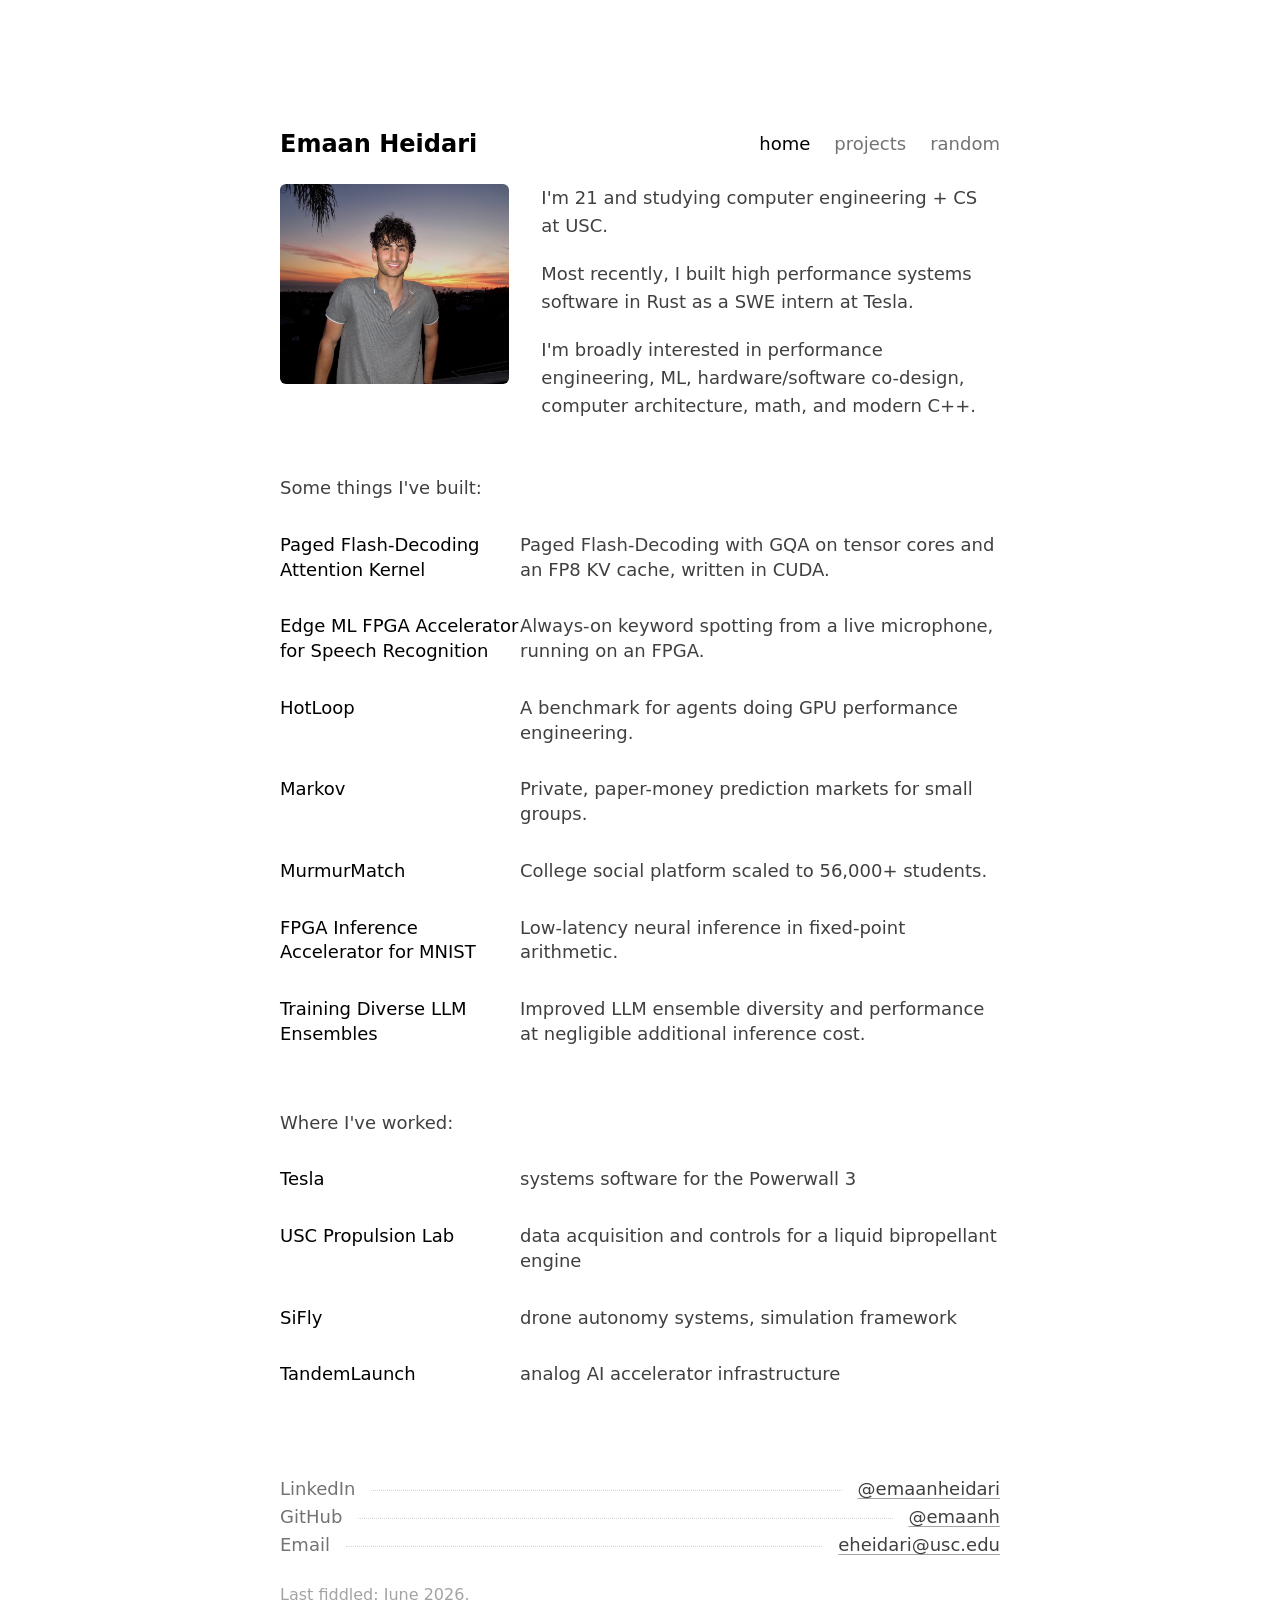
<file: index.html>
<!DOCTYPE html>
<html lang="en">
  <head>
    <meta charset="utf-8" />
    <meta name="viewport" content="width=device-width, initial-scale=1" />
    <title>Emaan Heidari</title>
    <meta
      name="description"
      content="Systems and ML. I build high-throughput, low-latency systems software."
    />
    <link rel="stylesheet" href="/style.css" />
  </head>
  <body>
    <header class="layout-md site-header">
      <h1 class="site-title"><a href="/">Emaan Heidari</a></h1>
      <nav class="site-nav">
        <a href="/" aria-current="page">home</a>
        <a href="/projects.html">projects</a>
        <a href="/random.html">random</a>
      </nav>
    </header>

    <main>
      <div class="layout-md intro">
        <div class="portrait">
          <img
            src="/assets/img/emaan2.jpg"
            alt="Portrait photograph of Emaan Heidari"
            width="882"
            height="720"
          />
        </div>
        <div class="prose copy">
          <p>
            I'm 21 and studying computer engineering + CS at USC.
          </p>
          <p>
            Most recently, I built high performance systems software in Rust as a
            SWE intern at Tesla.
          </p>
          <p>
            I'm broadly interested in performance engineering, ML, hardware/software
            co-design, computer architecture, math, and modern C++.
          </p>
        </div>
      </div>

      <div class="layout-md prose stack">
        <div class="pair-list">
          <p class="pair-list-label">Some things I've built:</p>

          <div id="builds" class="pair-items" data-count="7"></div>

          <noscript>
            <p class="pair-list-note">
              <a class="link" href="/projects.html">See the projects page</a>
            </p>
          </noscript>
        </div>

        <div class="pair-list">
          <p class="pair-list-label">Where I've worked:</p>

          <a class="project-pair" href="https://www.tesla.com/">
            <div class="project-pair-name">
              Tesla
            </div>
            <div>
              <p>systems software for the Powerwall 3</p>
            </div>
          </a>

          <a class="project-pair" href="https://usclpl.com/">
            <div class="project-pair-name">
              USC Propulsion Lab
            </div>
            <div>
              <p>data acquisition and controls for a liquid bipropellant engine</p>
            </div>
          </a>

          <a class="project-pair" href="https://sifly.co/">
            <div class="project-pair-name">
              SiFly
            </div>
            <div>
              <p>drone autonomy systems, simulation framework</p>
            </div>
          </a>

          <a class="project-pair" href="https://www.tandemlaunch.com/">
            <div class="project-pair-name">
              TandemLaunch
            </div>
            <div>
              <p>analog AI accelerator infrastructure</p>
            </div>
          </a>
        </div>
      </div>
    </main>

    <footer class="layout-md site-footer">
      <div class="footer-row">
        <span>LinkedIn</span>
        <hr />
        <a class="link" href="https://linkedin.com/in/emaanheidari">@emaanheidari</a>
      </div>
      <div class="footer-row">
        <span>GitHub</span>
        <hr />
        <a class="link" href="https://github.com/emaanh">@emaanh</a>
      </div>
      <div class="footer-row">
        <span>Email</span>
        <hr />
        <a class="link" href="mailto:eheidari@usc.edu">eheidari@usc.edu</a>
      </div>
      <p class="colophon">Last fiddled: June 2026.</p>
    </footer>
    <script>
      // This list is the top of the projects page, read straight from it at
      // load. One source of truth: add a project over there and it shows up
      // here, in the same order, with the same words.
      (async () => {
        const host = document.getElementById("builds");
        if (!host) return;

        const count = parseInt(host.dataset.count, 10) || 5;

        try {
          // Revalidate rather than trusting the cache: this list must never be
          // staler than the page it is read from.
          const res = await fetch("/projects.html", { cache: "no-cache" });
          if (!res.ok) throw new Error("projects.html: " + res.status);

          const doc = new DOMParser().parseFromString(await res.text(), "text/html");
          const found = [...doc.querySelectorAll("section.project")].slice(0, count);
          if (!found.length) throw new Error("no project sections");

          const frag = document.createDocumentFragment();

          for (const section of found) {
            const title = section.querySelector(".project-title");
            const tagline = section.querySelector(".project-tagline");
            if (!section.id || !title) continue;

            const a = document.createElement("a");
            a.className = "project-pair";
            a.href = "/projects.html#" + section.id;

            const name = document.createElement("div");
            name.className = "project-pair-name";
            // textContent, so the heading can never inject markup here.
            name.textContent = title.textContent.trim();

            const body = document.createElement("div");
            const p = document.createElement("p");
            p.textContent = tagline ? tagline.textContent.trim() : "";
            body.appendChild(p);

            a.append(name, body);
            frag.appendChild(a);
          }

          host.replaceChildren(frag);
        } catch (err) {
          // Never leave the section empty: fall back to a plain link.
          console.error("[builds]", err);
          host.innerHTML =
            '<p class="pair-list-note"><a class="link" href="/projects.html">See the projects page</a></p>';
        }
      })();
    </script>
  </body>
</html>
</file>
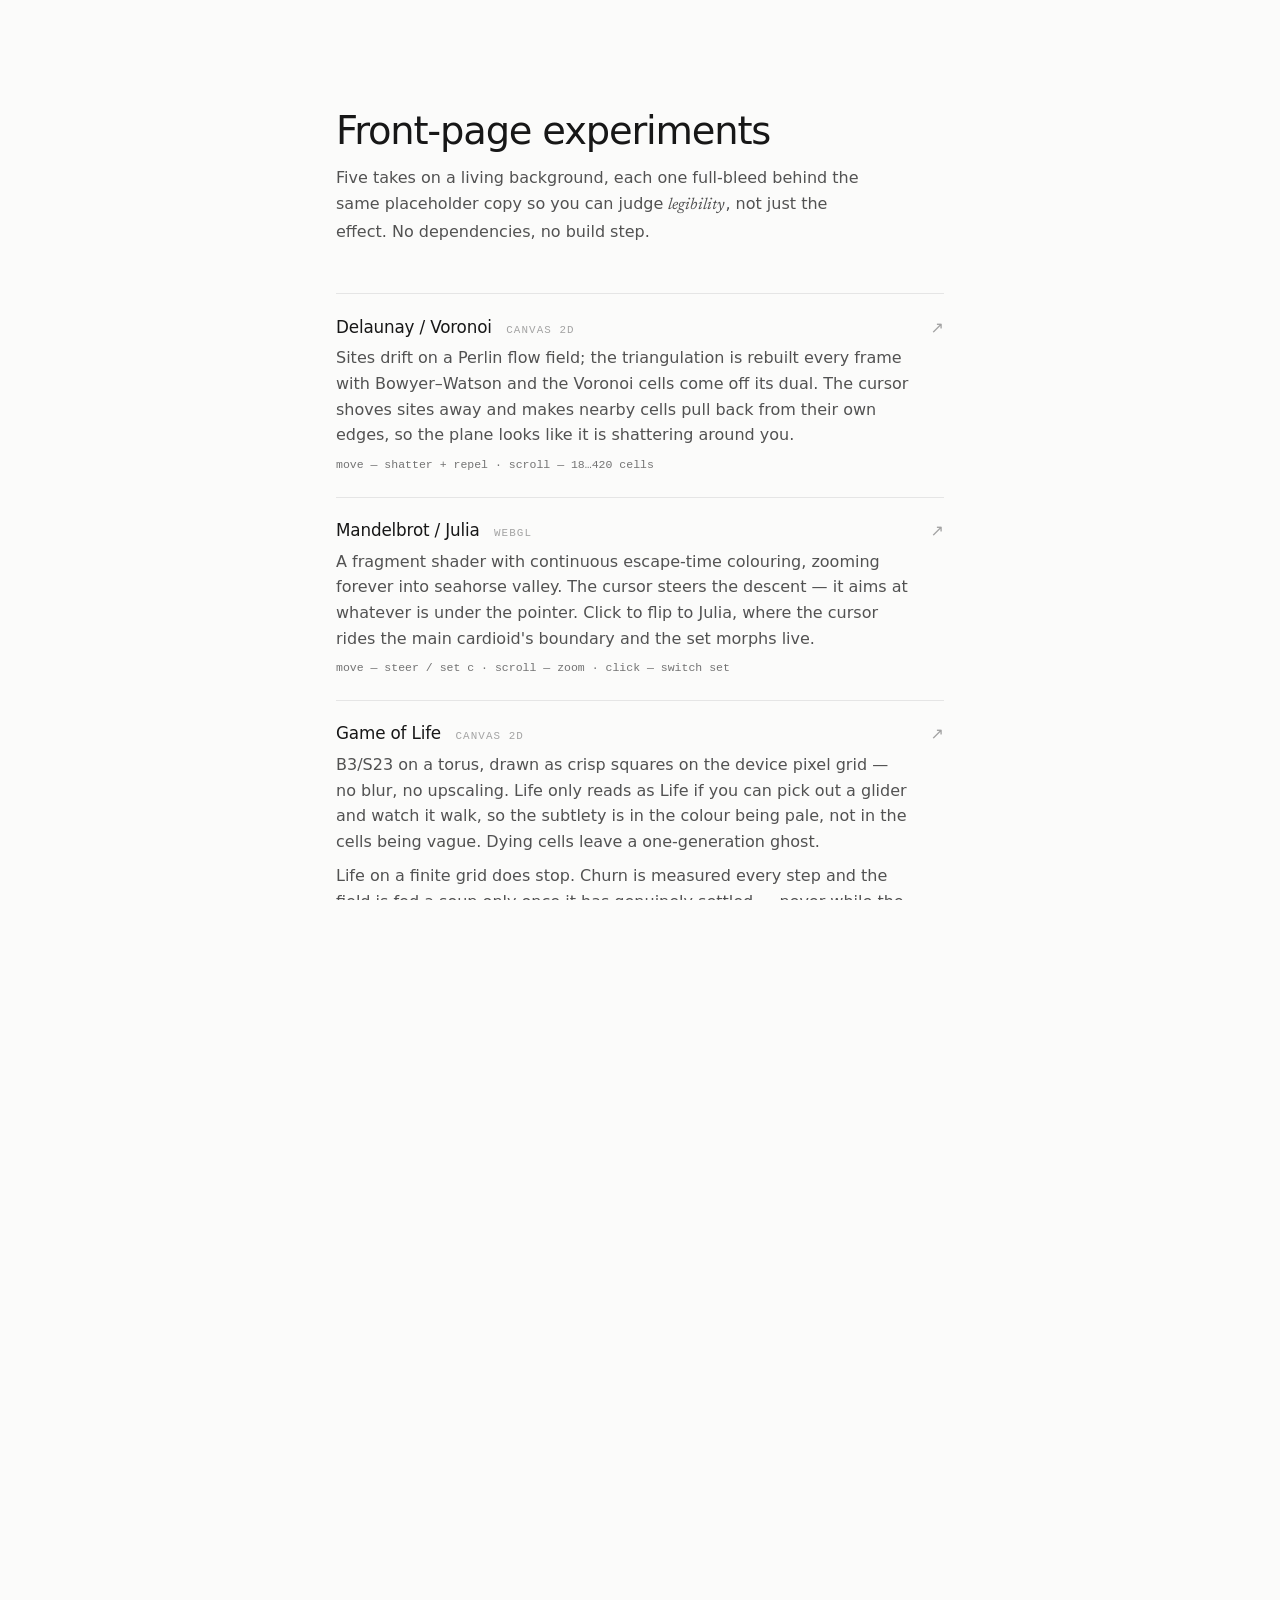
<file: experiments/index.html>
<!doctype html>
<html lang="en">
<head>
<meta charset="utf-8" />
<meta name="viewport" content="width=device-width, initial-scale=1" />
<title>Front-page experiments</title>
<link rel="stylesheet" href="./lab.css" />
<style>
  html, body { overflow: auto; background: #fbfbfa; }
  .wrap {
    max-width: 46rem;
    margin: 0 auto;
    padding: clamp(3rem, 12vh, 7rem) max(1.5rem, 5vw) 6rem;
    color: #171717;
  }
  h1 {
    font-size: clamp(1.8rem, 4vw, 2.4rem);
    font-weight: 500;
    letter-spacing: -0.03em;
    margin: 0 0 0.75rem;
  }
  .lede {
    color: #525252;
    line-height: 1.65;
    margin: 0 0 3rem;
    max-width: 34rem;
  }
  .lede em { font-family: var(--font-serif); font-style: italic; }
  a.card {
    display: block;
    text-decoration: none;
    color: inherit;
    padding: 1.4rem 0;
    border-top: 1px solid #e5e5e5;
  }
  a.card:last-of-type { border-bottom: 1px solid #e5e5e5; }
  .card-top {
    display: flex;
    align-items: baseline;
    gap: 0.9rem;
  }
  .card h2 {
    font-size: 1.05rem;
    font-weight: 500;
    margin: 0;
    letter-spacing: -0.01em;
  }
  .card .tag {
    font-family: var(--font-mono);
    font-size: 0.68rem;
    text-transform: uppercase;
    letter-spacing: 0.1em;
    color: #a3a3a3;
  }
  .card .arrow { margin-left: auto; color: #a3a3a3; transition: transform 160ms ease; }
  .card:hover .arrow { transform: translate(3px, -3px); }
  .card p { margin: 0.55rem 0 0; color: #525252; line-height: 1.6; max-width: 36rem; }
  .card .how {
    margin-top: 0.5rem;
    font-family: var(--font-mono);
    font-size: 0.72rem;
    color: #737373;
  }
  .note {
    margin-top: 3rem;
    font-size: 0.85rem;
    color: #737373;
    line-height: 1.7;
  }
</style>
</head>
<body>
<div class="wrap">
  <h1>Front-page experiments</h1>
  <p class="lede">
    Five takes on a living background, each one full-bleed behind the same
    placeholder copy so you can judge <em>legibility</em>, not just the effect.
    No dependencies, no build step.
  </p>

  <a class="card" href="./voronoi.html">
    <div class="card-top">
      <h2>Delaunay / Voronoi</h2>
      <span class="tag">canvas 2d</span>
      <span class="arrow">↗</span>
    </div>
    <p>
      Sites drift on a Perlin flow field; the triangulation is rebuilt every
      frame with Bowyer–Watson and the Voronoi cells come off its dual. The
      cursor shoves sites away and makes nearby cells pull back from their own
      edges, so the plane looks like it is shattering around you.
    </p>
    <p class="how">move — shatter + repel · scroll — 18…420 cells</p>
  </a>

  <a class="card" href="./fractal.html">
    <div class="card-top">
      <h2>Mandelbrot / Julia</h2>
      <span class="tag">webgl</span>
      <span class="arrow">↗</span>
    </div>
    <p>
      A fragment shader with continuous escape-time colouring, zooming forever
      into seahorse valley. The cursor steers the descent — it aims at whatever
      is under the pointer. Click to flip to Julia, where the cursor rides the
      main cardioid's boundary and the set morphs live.
    </p>
    <p class="how">move — steer / set c · scroll — zoom · click — switch set</p>
  </a>

  <a class="card" href="./life.html">
    <div class="card-top">
      <h2>Game of Life</h2>
      <span class="tag">canvas 2d</span>
      <span class="arrow">↗</span>
    </div>
    <p>
      B3/S23 on a torus, drawn as crisp squares on the device pixel grid — no
      blur, no upscaling. Life only reads as Life if you can pick out a glider
      and watch it walk, so the subtlety is in the colour being pale, not in
      the cells being vague. Dying cells leave a one-generation ghost.
    </p>
    <p>
      Life on a finite grid does stop. Churn is measured every step and the
      field is fed a soup only once it has genuinely settled — never while the
      pattern is still doing something on its own.
    </p>
    <p class="how">move — seed · click — drop a soup · scroll — 1…60 gen/s</p>
    <p class="how">tunable: <code>?cell=</code>, <code>?density=</code>, <code>?rate=</code>, <code>?warm=</code>, <code>?ghosts=0</code></p>
  </a>

  <a class="card" href="./donut.html">
    <div class="card-top">
      <h2>ASCII donut</h2>
      <span class="tag">text</span>
      <span class="arrow">↗</span>
    </div>
    <p>
      Andy Sloane's donut, kept as he wrote it — a torus swept as two nested
      angles, spun about x and z, projected with 1/z and resolved by a
      z-buffer. Each surface normal is dotted with a light behind the viewer
      and that luminance indexes twelve glyphs from <code>.</code> to
      <code>@</code>. The shading <em>is</em> the character set; no colour
      does any work. Output is a <code>&lt;pre&gt;</code>, so it stays real
      selectable text rather than pixels.
    </p>
    <p class="how">move — lean it toward the cursor · scroll — glyph size</p>
    <p class="how">tunable: <code>?fs=</code>, <code>?fill=</code></p>
  </a>

  <a class="card" href="./tesseract.html">
    <div class="card-top">
      <h2>Tesseract</h2>
      <span class="tag">text</span>
      <span class="arrow">↗</span>
    </div>
    <p>
      The 4-cube, wireframed in the same glyph ramp — sixteen vertices at
      every (±1,±1,±1,±1), and an edge wherever two differ in exactly one
      coordinate. Rotation in 4-space happens in a <em>plane</em>, not about
      an axis, so there are six to choose from and no axis of rotation exists.
    </p>
    <p>
      Two perspective divides, not one: 4D→3D through w, then 3D→2D through
      z. That first divide is the whole trick — there is no small inner cube
      in the object, only the far cell in w being shrunk, which is why the two
      swap places as it turns. Depth drives the glyph, so the brightness you
      read is mostly the fourth dimension.
    </p>
    <p class="how">move — turn it in two planes · scroll — glyph size</p>
    <p class="how">tunable: <code>?fs=</code>, <code>?fill=</code>, <code>?offset=</code></p>
  </a>

  <p class="note">
    All three honour <code>prefers-reduced-motion</code> by holding still.
    The fractal is capped at a zoom of about 4×10⁵ — past that, 32-bit floats
    in the shader run out of mantissa and the image breaks into blocks, so it
    breathes back out instead. The automaton's rule is URL-tunable
    (<code>n</code>, <code>r</code>, <code>t</code>, <code>cell</code>,
    <code>warm</code>): high thresholds relative to the neighbourhood size
    never nucleate and stay as noise indefinitely.
  </p>
  <p class="note">
    Each page sets <code>--bg-strength</code> to hold the background back
    behind the copy; raise it per page if any of these want more presence.
    Sloane's angular steps assume a donut about 30 characters across, so the
    donut scales them with its projected size — sample that surface onto a
    250-column grid at the original steps and the samples stop touching,
    which reads as stripes instead of a skin.
    There is a fourth on disk — <a href="./automata.html">a cyclic automaton</a>,
    spiral waves that never settle — left in as an aside.
  </p>
</div>
</body>
</html>
</file>
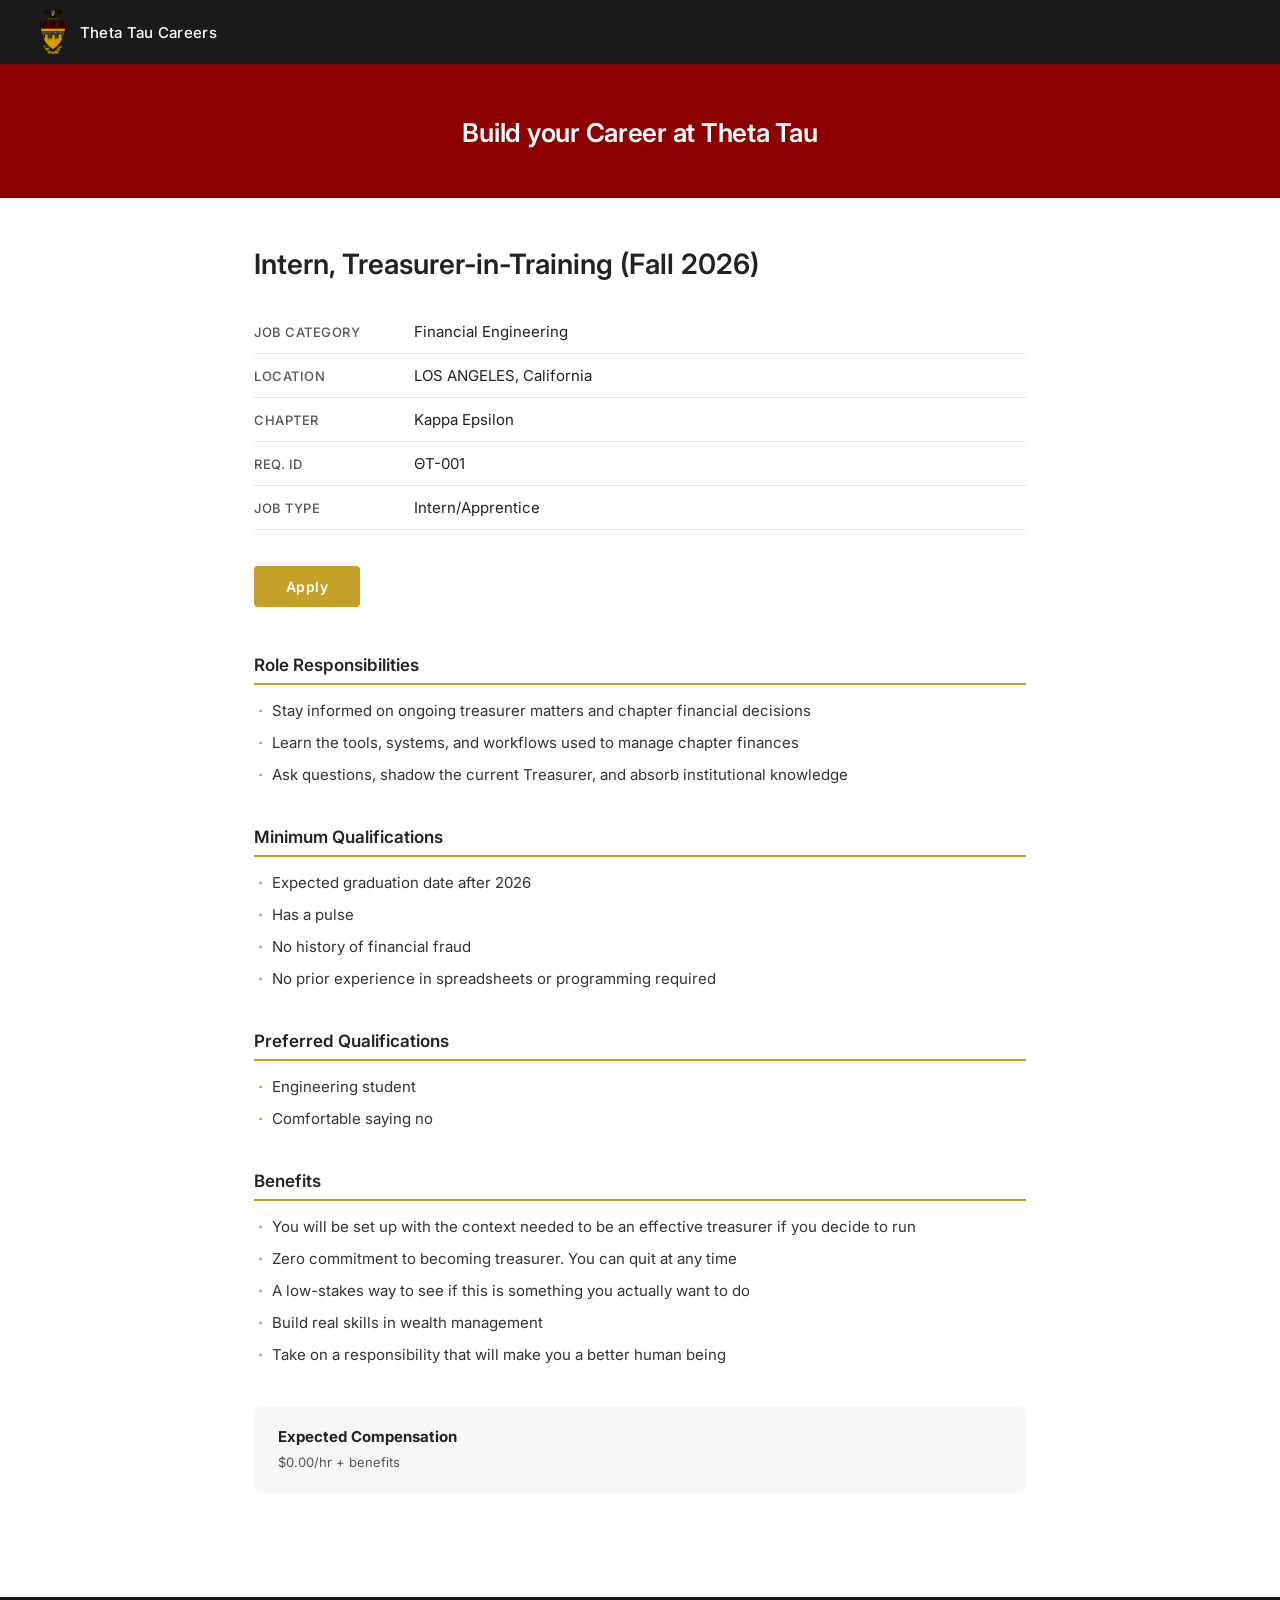
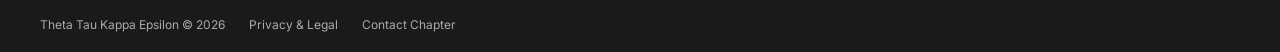
<file: thetatau/careers/index.html>
<!DOCTYPE html>
<html lang="en-us">
<head>
    <meta charset="utf-8" />
    <meta name="viewport" content="width=device-width, initial-scale=1" />
    <title>Intern, Treasurer-in-Training (Fall 2026) | Theta Tau Careers</title>
    <link rel="preconnect" href="https://fonts.googleapis.com" />
    <link rel="preconnect" href="https://fonts.gstatic.com" crossorigin />
    <link href="https://fonts.googleapis.com/css2?family=Inter:wght@400;500;600&display=swap" rel="stylesheet" />
    <style>
        *, *::before, *::after { box-sizing: border-box; margin: 0; padding: 0; }

        body {
            font-family: 'Inter', sans-serif;
            font-size: 15px;
            color: #222;
            background: #fff;
            display: flex;
            flex-direction: column;
            min-height: 100vh;
        }

        /* ── Header ── */
        header {
            background: #1a1a1a;
            padding: 0 40px;
            height: 64px;
            display: flex;
            align-items: center;
            gap: 14px;
        }
        header img {
            height: 44px;
            width: auto;
        }
        header span {
            color: #fff;
            font-size: 15px;
            font-weight: 500;
            letter-spacing: 0.02em;
        }

        /* ── Hero banner ── */
        .hero {
            background: #8B0000;
            color: #fff;
            text-align: center;
            padding: 52px 20px 48px;
        }
        .hero h1 {
            font-size: 26px;
            font-weight: 600;
            letter-spacing: -0.01em;
            line-height: 1.3;
        }

        /* ── Main content ── */
        main {
            flex: 1;
            width: 100%;
            max-width: 820px;
            margin: 0 auto;
            padding: 48px 24px 64px;
        }

        /* metadata table */
        .meta-table {
            width: 100%;
            border-collapse: collapse;
            margin-bottom: 36px;
        }
        .meta-table tr {
            border-bottom: 1px solid #e8e8e8;
        }
        .meta-table th {
            text-align: left;
            font-weight: 500;
            color: #555;
            padding: 12px 0;
            width: 160px;
            font-size: 13px;
            text-transform: uppercase;
            letter-spacing: 0.04em;
        }
        .meta-table td {
            padding: 12px 0;
            color: #222;
        }

        /* apply button */
        .actions {
            margin-bottom: 48px;
        }
        .btn-apply {
            display: inline-block;
            background: #c5a028;
            color: #fff;
            font-family: inherit;
            font-size: 14px;
            font-weight: 600;
            padding: 12px 32px;
            border: none;
            border-radius: 4px;
            cursor: pointer;
            letter-spacing: 0.03em;
            text-decoration: none;
        }
        .btn-apply:hover { background: #b08e20; }

        /* sections */
        section {
            margin-bottom: 40px;
        }
        section h2 {
            font-size: 17px;
            font-weight: 600;
            margin-bottom: 14px;
            padding-bottom: 8px;
            border-bottom: 2px solid #c5a028;
        }
        section p {
            line-height: 1.7;
            color: #333;
            margin-bottom: 12px;
        }
        section ul {
            list-style: none;
            padding: 0;
        }
        section ul li {
            position: relative;
            padding-left: 18px;
            margin-bottom: 8px;
            line-height: 1.6;
            color: #333;
        }
        section ul li::before {
            content: "·";
            position: absolute;
            left: 4px;
            font-weight: 700;
            color: #c5a028;
        }

        /* compensation */
        .compensation {
            background: #f7f7f7;
            border-radius: 6px;
            padding: 20px 24px;
            margin-bottom: 40px;
        }
        .compensation p {
            font-size: 13px;
            color: #555;
            line-height: 1.6;
            margin-top: 6px;
        }
        .compensation strong {
            font-size: 15px;
            color: #222;
        }

        /* ── Footer ── */
        footer {
            background: #1a1a1a;
            color: #aaa;
            font-size: 12px;
            padding: 20px 40px;
            display: flex;
            gap: 24px;
        }
        footer a {
            color: #aaa;
            text-decoration: none;
        }
        footer a:hover { color: #fff; }
    </style>
</head>
<body>

<header>
    <img src="../../imgs/ThetaTau.png" alt="Theta Tau" />
    <span>Theta Tau Careers</span>
</header>

<div class="hero">
    <h1>Build your Career at Theta Tau</h1>
</div>

<main>

    <h1 style="font-size: 28px; font-weight: 600; margin-bottom: 28px; line-height: 1.3;">Intern, Treasurer-in-Training (Fall 2026)</h1>

    <table class="meta-table">
        <tbody>
            <tr>
                <th>Job Category</th>
                <td>Financial Engineering</td>
            </tr>
            <tr>
                <th>Location</th>
                <td>LOS ANGELES, California</td>
            </tr>
            <tr>
                <th>Chapter</th>
                <td>Kappa Epsilon</td>
            </tr>
            <tr>
                <th>Req. ID</th>
                <td>ΘΤ-001</td>
            </tr>
            <tr>
                <th>Job Type</th>
                <td>Intern/Apprentice</td>
            </tr>
        </tbody>
    </table>

    <div class="actions">
        <a href="https://docs.google.com/forms/d/e/1FAIpQLSf7d3A_6z39QDAg8dC5f2luRI_G-6aK8MovOQ0lp5wcQPt63g/viewform?usp=sharing&ouid=101226751652042922503" class="btn-apply">Apply</a>
    </div>


    <section>
        <h2>Role Responsibilities</h2>
        <ul>
            <li>Stay informed on ongoing treasurer matters and chapter financial decisions</li>
            <li>Learn the tools, systems, and workflows used to manage chapter finances</li>

            <li>Ask questions, shadow the current Treasurer, and absorb institutional knowledge</li>
        </ul>
    </section>

    <section>
        <h2>Minimum Qualifications</h2>
        <ul>
            <li>Expected graduation date after 2026</li>
            <li>Has a pulse</li>

            <li>No history of financial fraud</li>
            <li>No prior experience in spreadsheets or programming required</li>
        </ul>
    </section>

    <section>
        <h2>Preferred Qualifications</h2>
        <ul>
            <li>Engineering student</li>
            <li>Comfortable saying no</li>
        </ul>
    </section>

    <section>
        <h2>Benefits</h2>
        <ul>
            <li>You will be set up with the context needed to be an effective treasurer if you decide to run</li>
            <li>Zero commitment to becoming treasurer. You can quit at any time</li>
            <li>A low-stakes way to see if this is something you actually want to do</li>
            <li>Build real skills in wealth management</li>
            <li>Take on a responsibility that will make you a better human being</li>
        </ul>
    </section>

    <div class="compensation">
        <strong>Expected Compensation</strong>
        <p>$0.00/hr + benefits</p>
    </div>

</main>

<footer>
    <span>Theta Tau Kappa Epsilon &copy; 2026</span>
    <a href="#">Privacy &amp; Legal</a>
    <a href="#">Contact Chapter</a>
</footer>

</body>
</html>
</file>
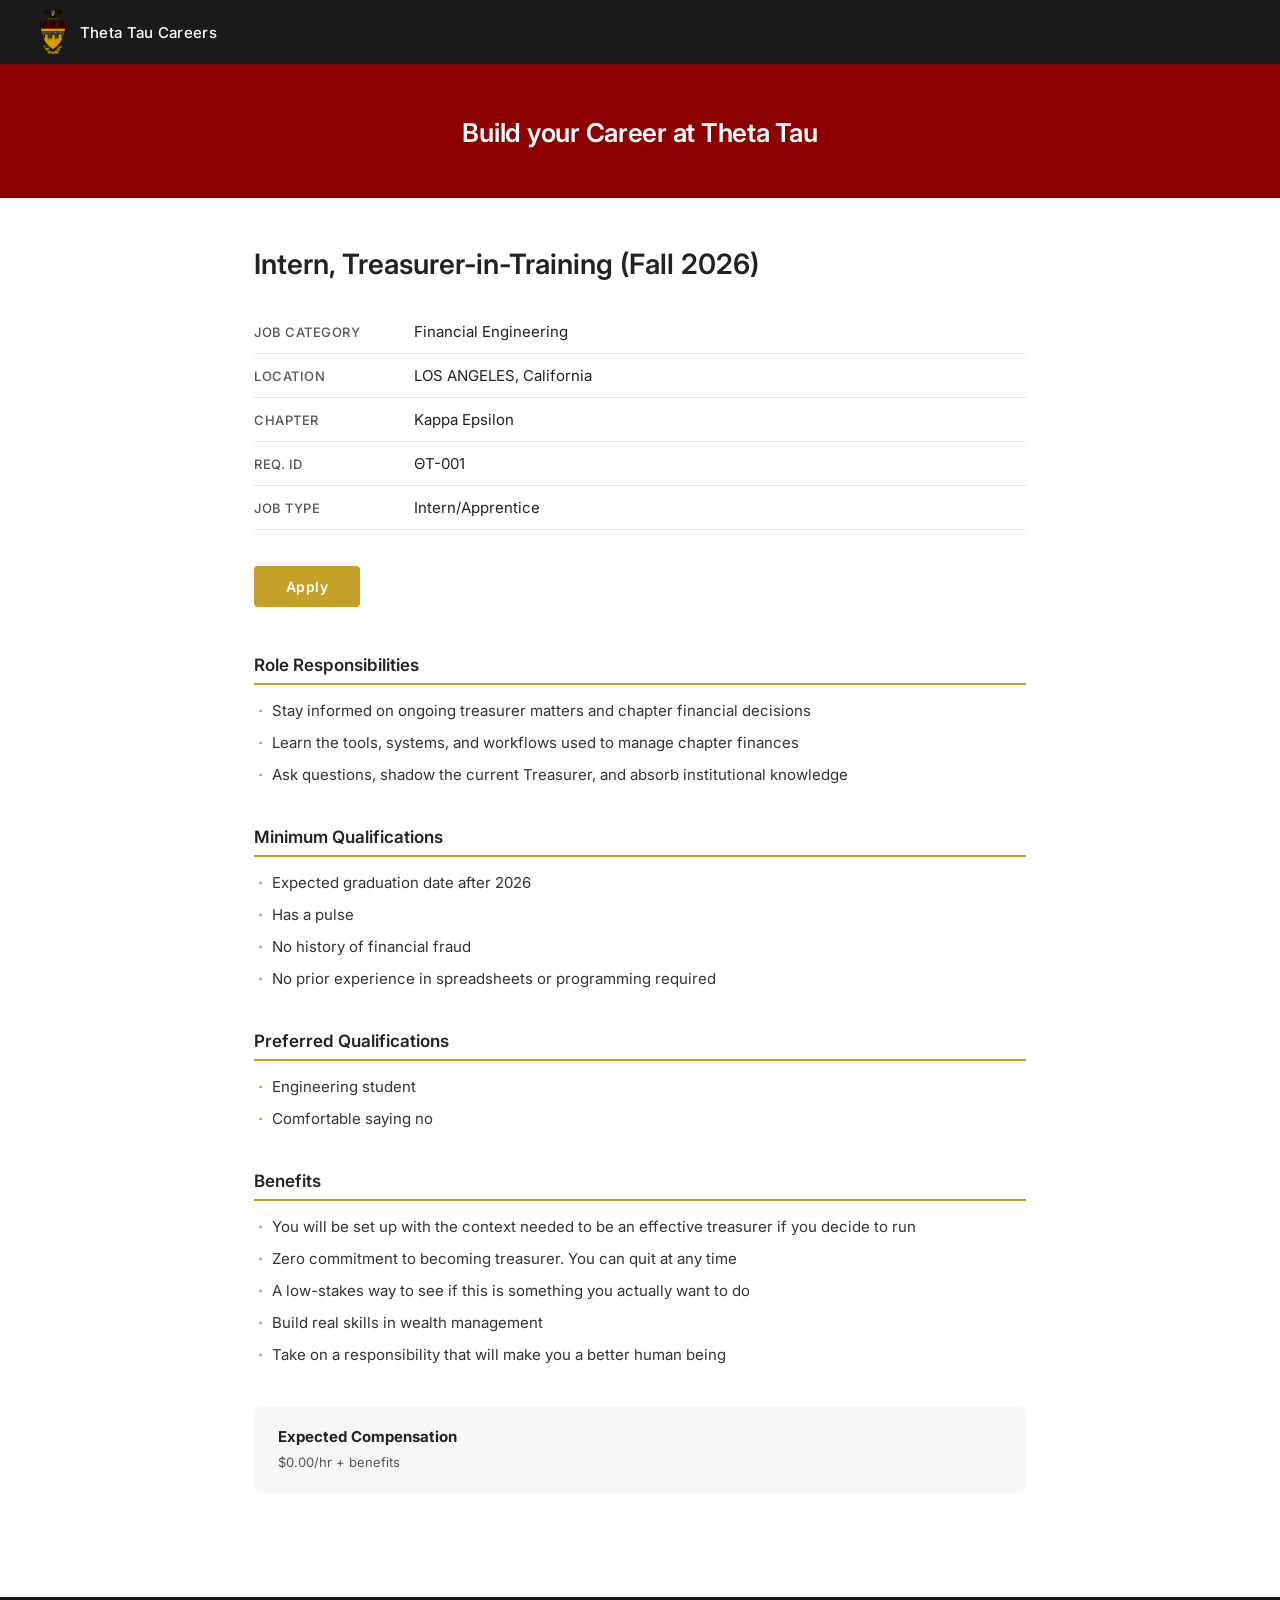
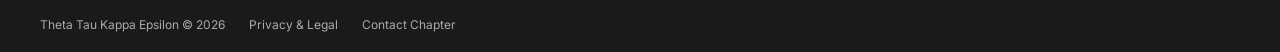
<file: job.html>
<!DOCTYPE html>
<html lang="en-us">
<head>
    <meta charset="utf-8" />
    <meta name="viewport" content="width=device-width, initial-scale=1" />
    <title>Intern, Treasurer-in-Training (Fall 2026) | Theta Tau Careers</title>
    <link rel="preconnect" href="https://fonts.googleapis.com" />
    <link rel="preconnect" href="https://fonts.gstatic.com" crossorigin />
    <link href="https://fonts.googleapis.com/css2?family=Inter:wght@400;500;600&display=swap" rel="stylesheet" />
    <style>
        *, *::before, *::after { box-sizing: border-box; margin: 0; padding: 0; }

        body {
            font-family: 'Inter', sans-serif;
            font-size: 15px;
            color: #222;
            background: #fff;
            display: flex;
            flex-direction: column;
            min-height: 100vh;
        }

        /* ── Header ── */
        header {
            background: #1a1a1a;
            padding: 0 40px;
            height: 64px;
            display: flex;
            align-items: center;
            gap: 14px;
        }
        header img {
            height: 44px;
            width: auto;
        }
        header span {
            color: #fff;
            font-size: 15px;
            font-weight: 500;
            letter-spacing: 0.02em;
        }

        /* ── Hero banner ── */
        .hero {
            background: #8B0000;
            color: #fff;
            text-align: center;
            padding: 52px 20px 48px;
        }
        .hero h1 {
            font-size: 26px;
            font-weight: 600;
            letter-spacing: -0.01em;
            line-height: 1.3;
        }

        /* ── Main content ── */
        main {
            flex: 1;
            width: 100%;
            max-width: 820px;
            margin: 0 auto;
            padding: 48px 24px 64px;
        }

        /* metadata table */
        .meta-table {
            width: 100%;
            border-collapse: collapse;
            margin-bottom: 36px;
        }
        .meta-table tr {
            border-bottom: 1px solid #e8e8e8;
        }
        .meta-table th {
            text-align: left;
            font-weight: 500;
            color: #555;
            padding: 12px 0;
            width: 160px;
            font-size: 13px;
            text-transform: uppercase;
            letter-spacing: 0.04em;
        }
        .meta-table td {
            padding: 12px 0;
            color: #222;
        }

        /* apply button */
        .actions {
            margin-bottom: 48px;
        }
        .btn-apply {
            display: inline-block;
            background: #c5a028;
            color: #fff;
            font-family: inherit;
            font-size: 14px;
            font-weight: 600;
            padding: 12px 32px;
            border: none;
            border-radius: 4px;
            cursor: pointer;
            letter-spacing: 0.03em;
            text-decoration: none;
        }
        .btn-apply:hover { background: #b08e20; }

        /* sections */
        section {
            margin-bottom: 40px;
        }
        section h2 {
            font-size: 17px;
            font-weight: 600;
            margin-bottom: 14px;
            padding-bottom: 8px;
            border-bottom: 2px solid #c5a028;
        }
        section p {
            line-height: 1.7;
            color: #333;
            margin-bottom: 12px;
        }
        section ul {
            list-style: none;
            padding: 0;
        }
        section ul li {
            position: relative;
            padding-left: 18px;
            margin-bottom: 8px;
            line-height: 1.6;
            color: #333;
        }
        section ul li::before {
            content: "·";
            position: absolute;
            left: 4px;
            font-weight: 700;
            color: #c5a028;
        }

        /* compensation */
        .compensation {
            background: #f7f7f7;
            border-radius: 6px;
            padding: 20px 24px;
            margin-bottom: 40px;
        }
        .compensation p {
            font-size: 13px;
            color: #555;
            line-height: 1.6;
            margin-top: 6px;
        }
        .compensation strong {
            font-size: 15px;
            color: #222;
        }

        /* ── Footer ── */
        footer {
            background: #1a1a1a;
            color: #aaa;
            font-size: 12px;
            padding: 20px 40px;
            display: flex;
            gap: 24px;
        }
        footer a {
            color: #aaa;
            text-decoration: none;
        }
        footer a:hover { color: #fff; }
    </style>
</head>
<body>

<header>
    <img src="imgs/ThetaTau.png" alt="Theta Tau" />
    <span>Theta Tau Careers</span>
</header>

<div class="hero">
    <h1>Build your Career at Theta Tau</h1>
</div>

<main>

    <h1 style="font-size: 28px; font-weight: 600; margin-bottom: 28px; line-height: 1.3;">Intern, Treasurer-in-Training (Fall 2026)</h1>

    <table class="meta-table">
        <tbody>
            <tr>
                <th>Job Category</th>
                <td>Financial Engineering</td>
            </tr>
            <tr>
                <th>Location</th>
                <td>LOS ANGELES, California</td>
            </tr>
            <tr>
                <th>Chapter</th>
                <td>Kappa Epsilon</td>
            </tr>
            <tr>
                <th>Req. ID</th>
                <td>ΘΤ-001</td>
            </tr>
            <tr>
                <th>Job Type</th>
                <td>Intern/Apprentice</td>
            </tr>
        </tbody>
    </table>

    <div class="actions">
        <a href="https://docs.google.com/forms/d/e/1FAIpQLSf7d3A_6z39QDAg8dC5f2luRI_G-6aK8MovOQ0lp5wcQPt63g/viewform?usp=sharing&ouid=101226751652042922503" class="btn-apply">Apply</a>
    </div>


    <section>
        <h2>Role Responsibilities</h2>
        <ul>
            <li>Stay informed on ongoing treasurer matters and chapter financial decisions</li>
            <li>Learn the tools, systems, and workflows used to manage chapter finances</li>

            <li>Ask questions, shadow the current Treasurer, and absorb institutional knowledge</li>
        </ul>
    </section>

    <section>
        <h2>Minimum Qualifications</h2>
        <ul>
            <li>Expected graduation date after 2026</li>
            <li>Has a pulse</li>

            <li>No history of financial fraud</li>
            <li>No prior experience in spreadsheets or programming required</li>
        </ul>
    </section>

    <section>
        <h2>Preferred Qualifications</h2>
        <ul>
            <li>Engineering student</li>
            <li>Comfortable saying no</li>
        </ul>
    </section>

    <section>
        <h2>Benefits</h2>
        <ul>
            <li>You will be set up with the context needed to be an effective treasurer if you decide to run</li>
            <li>Zero commitment to becoming treasurer. You can quit at any time</li>
            <li>A low-stakes way to see if this is something you actually want to do</li>
            <li>Build real skills in wealth management</li>
            <li>Take on a responsibility that will make you a better human being</li>
        </ul>
    </section>

    <div class="compensation">
        <strong>Expected Compensation</strong>
        <p>$0.00/hr + benefits</p>
    </div>

</main>

<footer>
    <span>Theta Tau Kappa Epsilon &copy; 2026</span>
    <a href="#">Privacy &amp; Legal</a>
    <a href="#">Contact Chapter</a>
</footer>

</body>
</html>
</file>
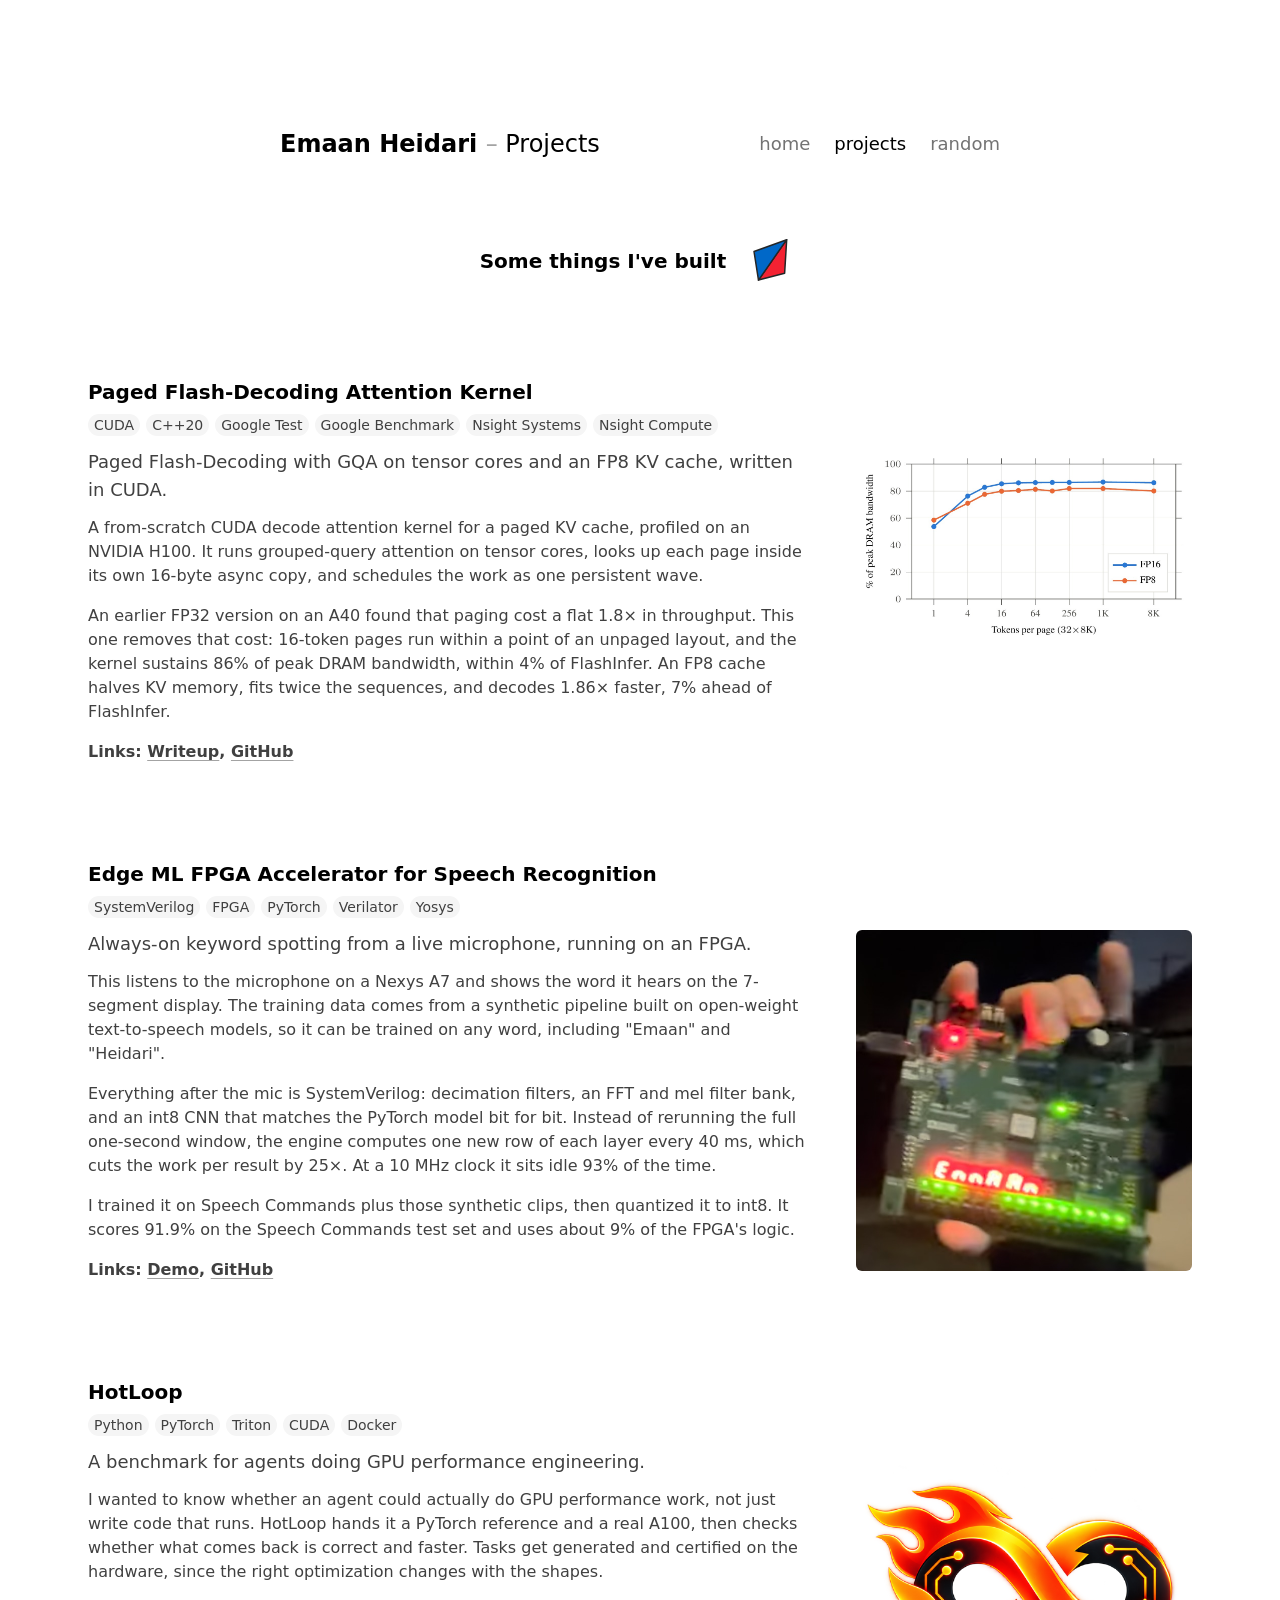
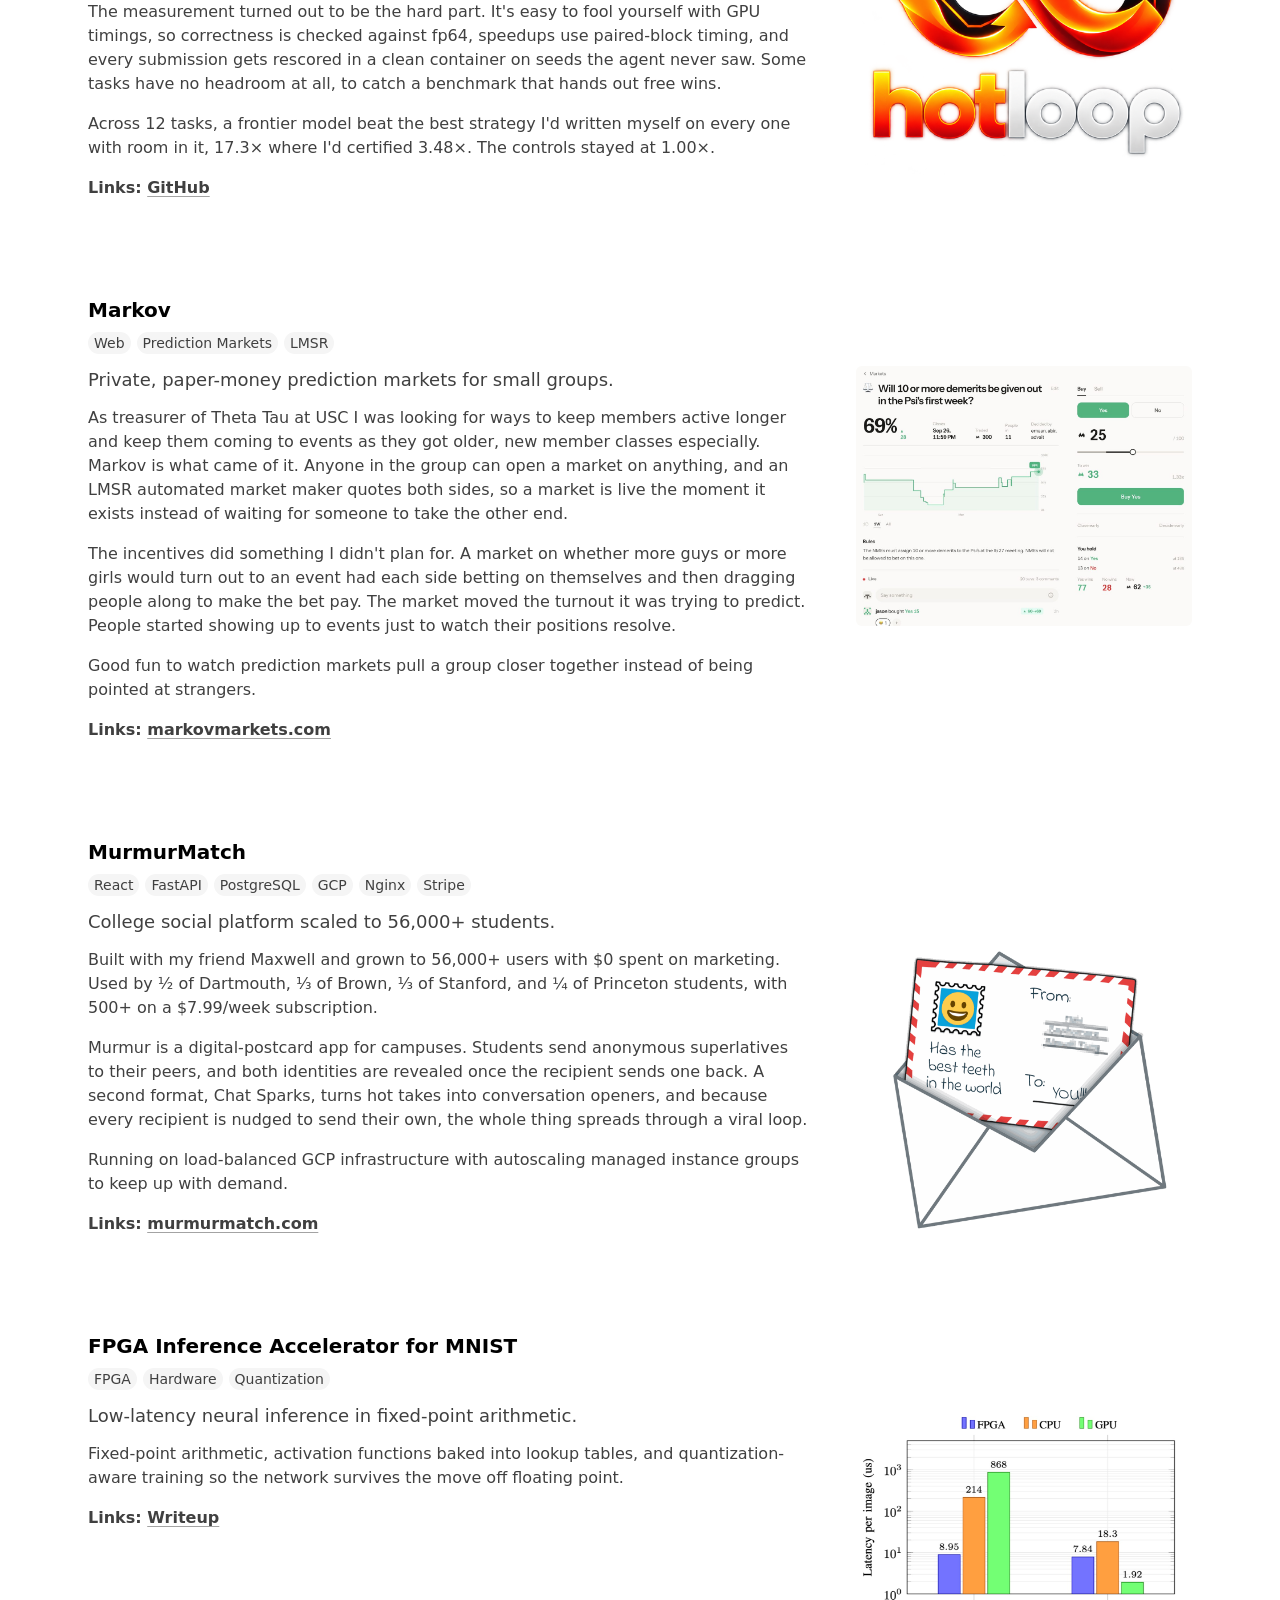
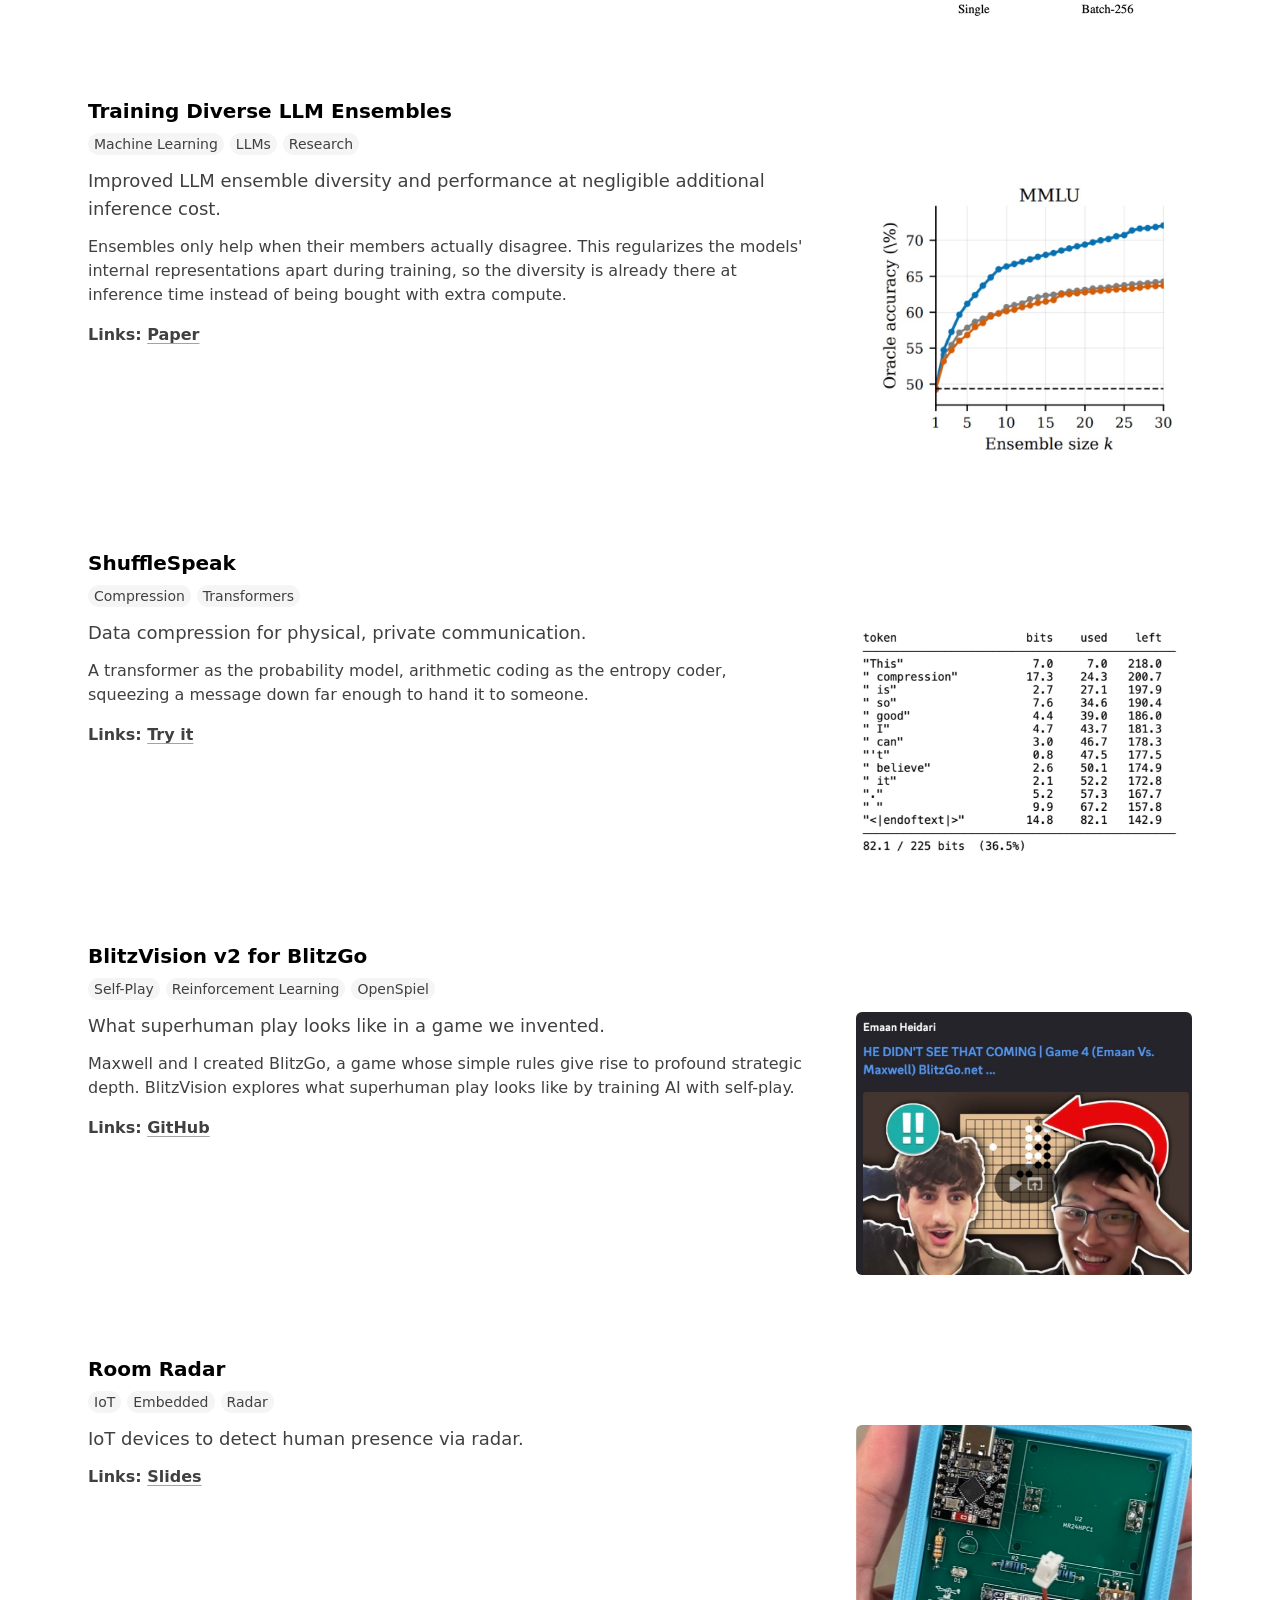
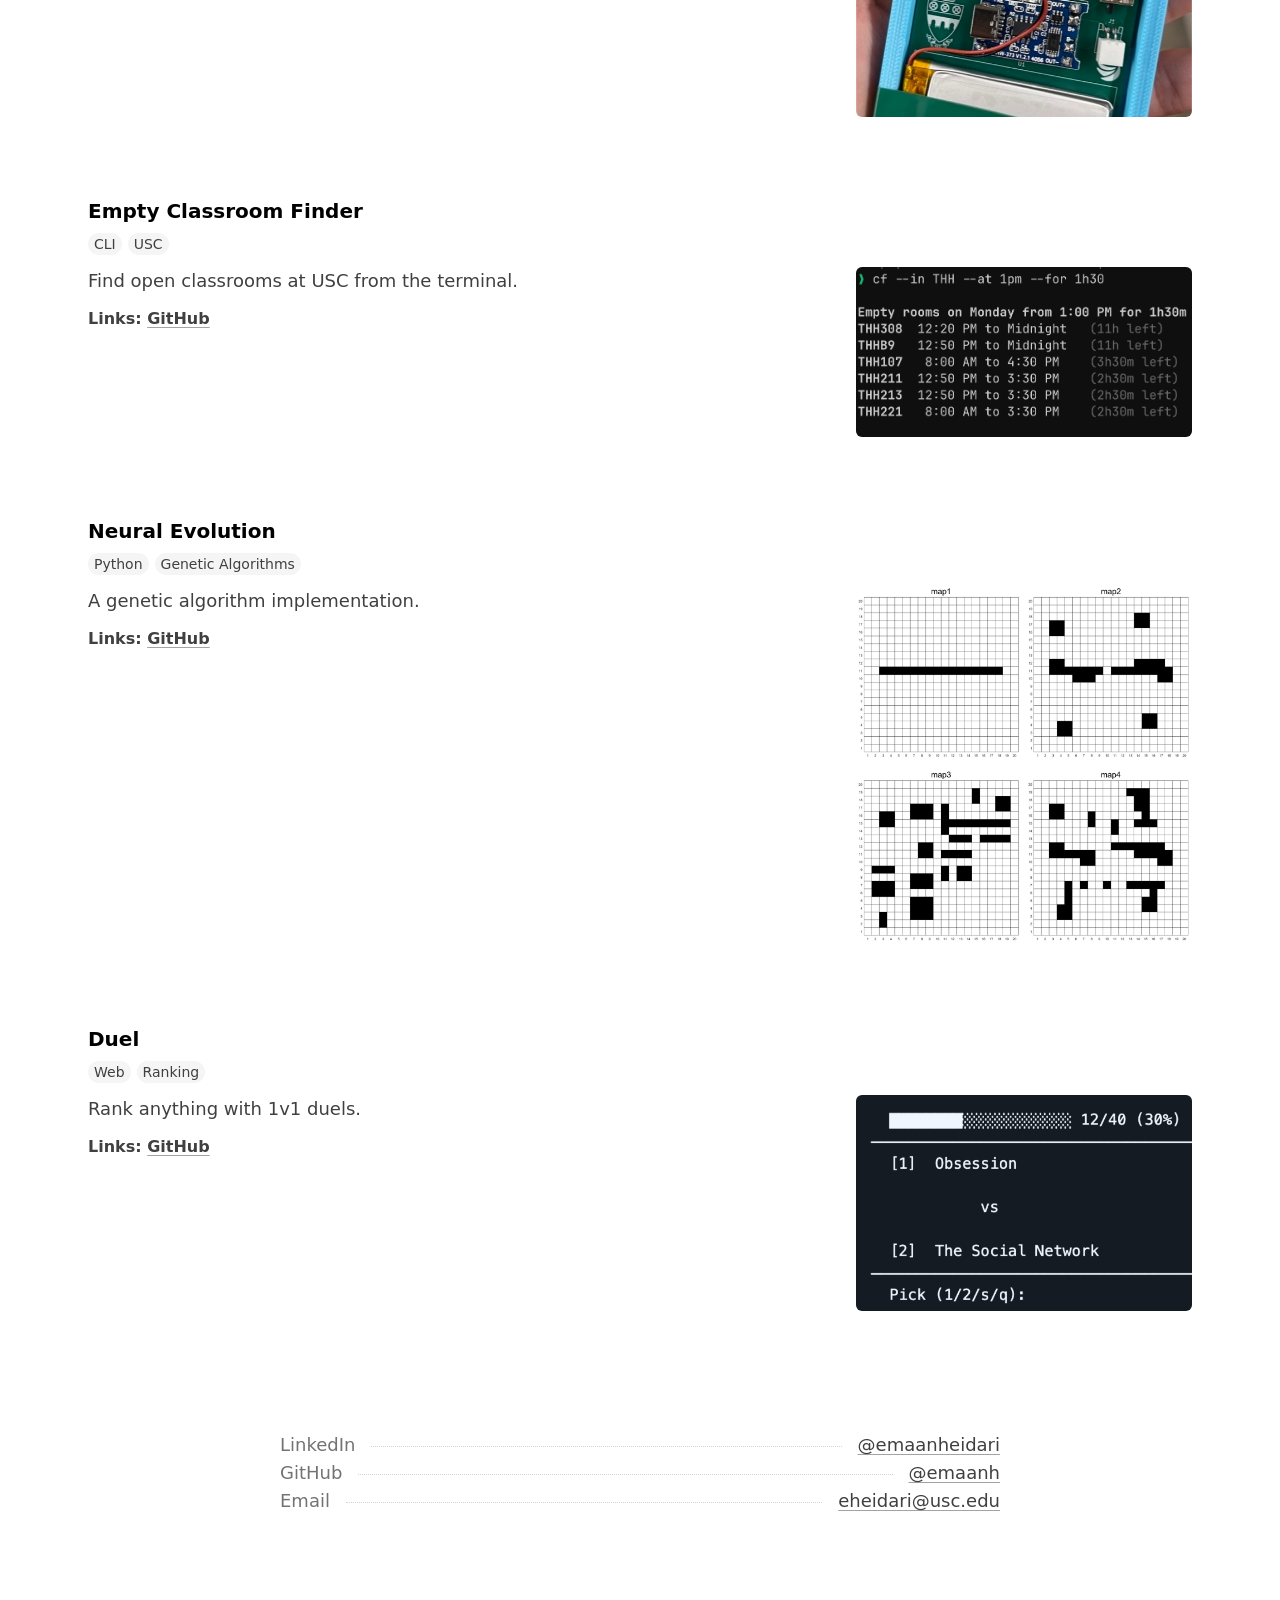
<file: projects.html>
<!DOCTYPE html>
<html lang="en">
  <head>
    <meta charset="utf-8" />
    <meta name="viewport" content="width=device-width, initial-scale=1" />
    <title>Emaan Heidari &ndash; Projects</title>
    <meta
      name="description"
      content="Projects in GPU kernels, machine learning, FPGA hardware, embedded systems, compression, and the web."
    />
    <link rel="stylesheet" href="/style.css" />
  </head>
  <body>
    <header class="layout-md site-header">
      <h1 class="site-title">
        <a href="/">Emaan Heidari</a>
        <span class="page-title"><span class="dash">&ndash;</span> Projects</span>
      </h1>
      <nav class="site-nav">
        <a href="/">home</a>
        <a href="/projects.html" aria-current="page">projects</a>
        <a href="/random.html">random</a>
      </nav>
    </header>

    <main>
      <section class="layout-lg section">
        <div class="builds-head">
          <h2 class="heading2">Some things I've built</h2>
          <iframe
            class="tetra"
            src="/tetrahedron.html"
            scrolling="no"
            title="Spinning tetrahedron"
          ></iframe>
        </div>
      </section>

      <section class="project" id="decode-attention">
        <div class="layout-lg">
          <h3 class="project-title">Paged Flash-Decoding Attention Kernel</h3>
          <div class="pills">
            <div class="pill">CUDA</div>
            <div class="pill">C++20</div>
            <div class="pill">Google Test</div>
            <div class="pill">Google Benchmark</div>
            <div class="pill">Nsight Systems</div>
            <div class="pill">Nsight Compute</div>
          </div>
          <div class="project-grid">
            <div class="project-main">
              <p class="project-tagline">Paged Flash-Decoding with GQA on tensor cores and an FP8 KV cache, written in CUDA.</p>
              <div class="project-body">
              <p>
                A from-scratch CUDA decode attention kernel for a paged KV cache, profiled on an
                NVIDIA H100. It runs grouped-query attention on tensor cores, looks up each page
                inside its own 16-byte async copy, and schedules the work as one persistent wave.
              </p>
              <p>
                An earlier FP32 version on an A40 found that paging cost a flat 1.8&times; in
                throughput. This one removes that cost: 16-token pages run within a point of an
                unpaged layout, and the kernel sustains 86% of peak DRAM bandwidth, within 4% of
                FlashInfer. An FP8 cache halves KV memory, fits twice the sequences, and decodes
                1.86&times; faster, 7% ahead of FlashInfer.
              </p>
              <p>
                <strong
                  >Links:
                  <a class="link" href="/decode_attention.pdf">Writeup</a>,
                  <a class="link" href="https://github.com/emaanh/paged-attention">GitHub</a></strong
                >
              </p>
              </div>
            </div>
            <div class="project-aside">
              <img
                class="shot-rounded"
                src="/assets/img/projects/decode-attention.jpg"
                alt="Paged Flash-Decoding Attention Kernel project screenshot"
                width="1338"
                height="786"
              />
            </div>
          </div>
        </div>
      </section>

      <section class="project" id="fpga-kws">
        <div class="layout-lg">
          <h3 class="project-title">Edge ML FPGA Accelerator for Speech Recognition</h3>
          <div class="pills">
            <div class="pill">SystemVerilog</div>
            <div class="pill">FPGA</div>
            <div class="pill">PyTorch</div>
            <div class="pill">Verilator</div>
            <div class="pill">Yosys</div>
          </div>
          <div class="project-grid">
            <div class="project-main">
              <p class="project-tagline">Always-on keyword spotting from a live microphone, running on an FPGA.</p>
              <div class="project-body">
              <p>
                This listens to the microphone on a Nexys A7 and shows the word it hears on
                the 7-segment display. The training data comes from a synthetic pipeline
                built on open-weight text-to-speech models, so it can be trained on any word,
                including "Emaan" and "Heidari".
              </p>
              <p>
                Everything after the mic is SystemVerilog: decimation filters, an FFT and mel
                filter bank, and an int8 CNN that matches the PyTorch model bit for bit.
                Instead of rerunning the full one-second window, the engine computes one new
                row of each layer every 40 ms, which cuts the work per result by 25&times;. At
                a 10 MHz clock it sits idle 93% of the time.
              </p>
              <p>
                I trained it on Speech Commands plus those synthetic clips, then quantized it
                to int8. It scores 91.9% on the Speech Commands test set and uses about 9% of
                the FPGA's logic.
              </p>
              <p>
                <strong
                  >Links:
                  <a class="link" href="https://youtu.be/mECDMYMU4tU">Demo</a>,
                  <a class="link" href="https://github.com/emaanh/fpga-kws">GitHub</a></strong
                >
              </p>
              </div>
            </div>
            <div class="project-aside">
              <img
                class="shot-rounded"
                src="/assets/img/projects/fpga-kws.jpg"
                alt="Edge ML FPGA Accelerator for Speech Recognition project screenshot"
                width="668"
                height="678"
              />
            </div>
          </div>
        </div>
      </section>

      <section class="project" id="hotloop">
        <div class="layout-lg">
          <h3 class="project-title">HotLoop</h3>
          <div class="pills">
            <div class="pill">Python</div>
            <div class="pill">PyTorch</div>
            <div class="pill">Triton</div>
            <div class="pill">CUDA</div>
            <div class="pill">Docker</div>
          </div>
          <div class="project-grid">
            <div class="project-main">
              <p class="project-tagline">A benchmark for agents doing GPU performance engineering.</p>
              <div class="project-body">
              <p>
                I wanted to know whether an agent could actually do GPU performance work, not
                just write code that runs. HotLoop hands it a PyTorch reference and a real
                A100, then checks whether what comes back is correct and faster. Tasks get
                generated and certified on the hardware, since the right optimization changes
                with the shapes.
              </p>
              <p>
                The measurement turned out to be the hard part. It's easy to fool yourself with
                GPU timings, so correctness is checked against fp64, speedups use paired-block
                timing, and every submission gets rescored in a clean container on seeds the
                agent never saw. Some tasks have no headroom at all, to catch a benchmark that
                hands out free wins.
              </p>
              <p>
                Across 12 tasks, a frontier model beat the best strategy I'd written myself on
                every one with room in it, 17.3&times; where I'd certified 3.48&times;. The
                controls stayed at 1.00&times;.
              </p>
              <p>
                <strong
                  >Links:
                  <a class="link" href="https://github.com/emaanh/HotLoop">GitHub</a></strong
                >
              </p>
              </div>
            </div>
            <div class="project-aside">
              <img
                class="shot-rounded"
                src="/assets/img/projects/hotloop-logo.png"
                alt="HotLoop logo"
                width="560"
                height="560"
              />
            </div>
          </div>
        </div>
      </section>

      <section class="project" id="markov">
        <div class="layout-lg">
          <h3 class="project-title">Markov</h3>
          <div class="pills">
            <div class="pill">Web</div>
            <div class="pill">Prediction Markets</div>
            <div class="pill">LMSR</div>
          </div>
          <div class="project-grid">
            <div class="project-main">
              <p class="project-tagline">Private, paper-money prediction markets for small groups.</p>
              <div class="project-body">
              <p>
                As treasurer of Theta Tau at USC I was looking for ways to keep members active
                longer and keep them coming to events as they got older, new member classes
                especially. Markov is what came of it. Anyone in the group can open a market on
                anything, and an LMSR automated market maker quotes both sides, so a market is
                live the moment it exists instead of waiting for someone to take the other end.
              </p>
              <p>
                The incentives did something I didn't plan for. A market on whether more guys or
                more girls would turn out to an event had each side betting on themselves and
                then dragging people along to make the bet pay. The market moved the turnout it
                was trying to predict. People started showing up to events just to watch their
                positions resolve.
              </p>
              <p>
                Good fun to watch prediction markets pull a group closer together instead
                of being pointed at strangers.
              </p>
              <p>
                <strong
                  >Links:
                  <a class="link" href="https://markovmarkets.com">markovmarkets.com</a></strong
                >
              </p>
              </div>
            </div>
            <div class="project-aside">
              <img
                class="shot-rounded"
                src="/assets/img/projects/markov.jpg"
                alt="Markov project screenshot"
                width="1200"
                height="929"
              />
            </div>
          </div>
        </div>
      </section>

      <section class="project" id="murmurmatch">
        <div class="layout-lg">
          <h3 class="project-title">MurmurMatch</h3>
          <div class="pills">
            <div class="pill">React</div>
            <div class="pill">FastAPI</div>
            <div class="pill">PostgreSQL</div>
            <div class="pill">GCP</div>
            <div class="pill">Nginx</div>
            <div class="pill">Stripe</div>
          </div>
          <div class="project-grid">
            <div class="project-main">
              <p class="project-tagline">College social platform scaled to 56,000+ students.</p>
              <div class="project-body">
              <p>
                Built with my friend Maxwell and grown to 56,000+ users with $0 spent on
                marketing. Used by &frac12; of Dartmouth, &frac13; of Brown, &frac13; of
                Stanford, and &frac14; of Princeton students, with 500+ on a $7.99/week
                subscription.
              </p>
              <p>
                Murmur is a digital-postcard app for campuses. Students send anonymous
                superlatives to their peers, and both identities are revealed once the recipient
                sends one back. A second format, Chat Sparks, turns hot takes into conversation
                openers, and because every recipient is nudged to send their own, the whole thing
                spreads through a viral loop.
              </p>
              <p>
                Running on load-balanced GCP infrastructure with autoscaling managed instance
                groups to keep up with demand.
              </p>
              <p>
                <strong
                  >Links:
                  <a class="link" href="https://murmurmatch.com">murmurmatch.com</a></strong
                >
              </p>
              </div>
            </div>
            <div class="project-aside">
              <img
                class="shot-rounded"
                src="/assets/img/projects/murmurmatch.png"
                alt="MurmurMatch project screenshot"
                width="1177"
                height="1200"
              />
            </div>
          </div>
        </div>
      </section>

      <section class="project" id="fpga">
        <div class="layout-lg">
          <h3 class="project-title">FPGA Inference Accelerator for MNIST</h3>
          <div class="pills">
            <div class="pill">FPGA</div>
            <div class="pill">Hardware</div>
            <div class="pill">Quantization</div>
          </div>
          <div class="project-grid">
            <div class="project-main">
              <p class="project-tagline">Low-latency neural inference in fixed-point arithmetic.</p>
              <div class="project-body">
              <p>
                Fixed-point arithmetic, activation functions baked into lookup tables, and
                quantization-aware training so the network survives the move off floating
                point.
              </p>
              <p>
                <strong
                  >Links:
                  <a class="link" href="/fpga.pdf">Writeup</a></strong
                >
              </p>
              </div>
            </div>
            <div class="project-aside">
              <img
                class="shot-rounded"
                src="/assets/img/projects/fpga.jpg"
                alt="FPGA Inference Accelerator for MNIST project screenshot"
                width="1171"
                height="750"
              />
            </div>
          </div>
        </div>
      </section>

      <section class="project" id="cka">
        <div class="layout-lg">
          <h3 class="project-title">Training Diverse LLM Ensembles</h3>
          <div class="pills">
            <div class="pill">Machine Learning</div>
            <div class="pill">LLMs</div>
            <div class="pill">Research</div>
          </div>
          <div class="project-grid">
            <div class="project-main">
              <p class="project-tagline">Improved LLM ensemble diversity and performance at negligible additional inference cost.</p>
              <div class="project-body">
              <p>
                Ensembles only help when their members actually disagree. This regularizes the
                models' internal representations apart during training, so the diversity is
                already there at inference time instead of being bought with extra compute.
              </p>
              <p>
                <strong
                  >Links:
                  <a class="link" href="/cka.pdf">Paper</a></strong
                >
              </p>
              </div>
            </div>
            <div class="project-aside">
              <img
                class="shot-rounded"
                src="/assets/img/projects/cka.jpg"
                alt="Training Diverse LLM Ensembles project screenshot"
                width="834"
                height="750"
              />
            </div>
          </div>
        </div>
      </section>

      <section class="project" id="shufflespeak">
        <div class="layout-lg">
          <h3 class="project-title">ShuffleSpeak</h3>
          <div class="pills">
            <div class="pill">Compression</div>
            <div class="pill">Transformers</div>
          </div>
          <div class="project-grid">
            <div class="project-main">
              <p class="project-tagline">Data compression for physical, private communication.</p>
              <div class="project-body">
              <p>
                A transformer as the probability model, arithmetic coding as the entropy coder,
                squeezing a message down far enough to hand it to someone.
              </p>
              <p>
                <strong
                  >Links:
                  <a class="link" href="https://emaanheidari.com/shuffle-speak">Try it</a></strong
                >
              </p>
              </div>
            </div>
            <div class="project-aside">
              <img
                class="shot-rounded"
                src="/assets/img/projects/shufflespeak.jpg"
                alt="ShuffleSpeak project screenshot"
                width="1037"
                height="750"
              />
            </div>
          </div>
        </div>
      </section>

      <section class="project" id="blitzvision">
        <div class="layout-lg">
          <h3 class="project-title">BlitzVision v2 for BlitzGo</h3>
          <div class="pills">
            <div class="pill">Self-Play</div>
            <div class="pill">Reinforcement Learning</div>
            <div class="pill">OpenSpiel</div>
          </div>
          <div class="project-grid">
            <div class="project-main">
              <p class="project-tagline">What superhuman play looks like in a game we invented.</p>
              <div class="project-body">
              <p>
                Maxwell and I created BlitzGo, a game whose simple rules give rise to profound
                strategic depth. BlitzVision explores what superhuman play looks like by
                training AI with self-play.
              </p>
              <p>
                <strong
                  >Links:
                  <a class="link" href="https://github.com/emaanh/blitzvision-openspiel">GitHub</a></strong
                >
              </p>
              </div>
            </div>
            <div class="project-aside">
              <img
                class="shot-rounded"
                src="/assets/img/projects/blitzvision.jpg"
                alt="BlitzVision v2 for BlitzGo project screenshot"
                width="960"
                height="750"
              />
            </div>
          </div>
        </div>
      </section>

      <section class="project" id="room-radar">
        <div class="layout-lg">
          <h3 class="project-title">Room Radar</h3>
          <div class="pills">
            <div class="pill">IoT</div>
            <div class="pill">Embedded</div>
            <div class="pill">Radar</div>
          </div>
          <div class="project-grid">
            <div class="project-main">
              <p class="project-tagline">IoT devices to detect human presence via radar.</p>
              <div class="project-body">
              <p>
                <strong
                  >Links:
                  <a class="link" href="https://docs.google.com/presentation/d/1klZvHq6K829ezVN0dDykqpbuYAbzB2iiWQM5M1Kj5PE">Slides</a></strong
                >
              </p>
              </div>
            </div>
            <div class="project-aside">
              <img
                class="shot-rounded"
                src="/assets/img/projects/room-radar.jpg"
                alt="Room Radar project screenshot"
                width="619"
                height="750"
              />
            </div>
          </div>
        </div>
      </section>

      <section class="project" id="classfinder">
        <div class="layout-lg">
          <h3 class="project-title">Empty Classroom Finder</h3>
          <div class="pills">
            <div class="pill">CLI</div>
            <div class="pill">USC</div>
          </div>
          <div class="project-grid">
            <div class="project-main">
              <p class="project-tagline">Find open classrooms at USC from the terminal.</p>
              <div class="project-body">
              <p>
                <strong
                  >Links:
                  <a class="link" href="https://github.com/emaanh/classfinder">GitHub</a></strong
                >
              </p>
              </div>
            </div>
            <div class="project-aside">
              <img
                class="shot-rounded"
                src="/assets/img/projects/classfinder.png"
                alt="Empty Classroom Finder project screenshot"
                width="809"
                height="410"
              />
            </div>
          </div>
        </div>
      </section>

      <section class="project" id="neural-evolution">
        <div class="layout-lg">
          <h3 class="project-title">Neural Evolution</h3>
          <div class="pills">
            <div class="pill">Python</div>
            <div class="pill">Genetic Algorithms</div>
          </div>
          <div class="project-grid">
            <div class="project-main">
              <p class="project-tagline">A genetic algorithm implementation.</p>
              <div class="project-body">
              <p>
                <strong
                  >Links:
                  <a class="link" href="https://github.com/emaanh/NeuralEvolution">GitHub</a></strong
                >
              </p>
              </div>
            </div>
            <div class="project-aside">
              <img
                class="shot-rounded"
                src="/assets/img/projects/neural-evolution.png"
                alt="Neural Evolution project screenshot"
                width="1128"
                height="1200"
              />
            </div>
          </div>
        </div>
      </section>

      <section class="project" id="duel">
        <div class="layout-lg">
          <h3 class="project-title">Duel</h3>
          <div class="pills">
            <div class="pill">Web</div>
            <div class="pill">Ranking</div>
          </div>
          <div class="project-grid">
            <div class="project-main">
              <p class="project-tagline">Rank anything with 1v1 duels.</p>
              <div class="project-body">
              <p>
                <strong
                  >Links:
                  <a class="link" href="https://github.com/emaanh/duel">GitHub</a></strong
                >
              </p>
              </div>
            </div>
            <div class="project-aside">
              <img
                class="shot-rounded"
                src="/assets/img/projects/duel.jpg"
                alt="Duel project screenshot"
                width="1164"
                height="750"
              />
            </div>
          </div>
        </div>
      </section>
    </main>

    <footer class="layout-md site-footer">
      <div class="footer-row">
        <span>LinkedIn</span>
        <hr />
        <a class="link" href="https://linkedin.com/in/emaanheidari">@emaanheidari</a>
      </div>
      <div class="footer-row">
        <span>GitHub</span>
        <hr />
        <a class="link" href="https://github.com/emaanh">@emaanh</a>
      </div>
      <div class="footer-row">
        <span>Email</span>
        <hr />
        <a class="link" href="mailto:eheidari@usc.edu">eheidari@usc.edu</a>
      </div>
    </footer>
  </body>
</html>
</file>
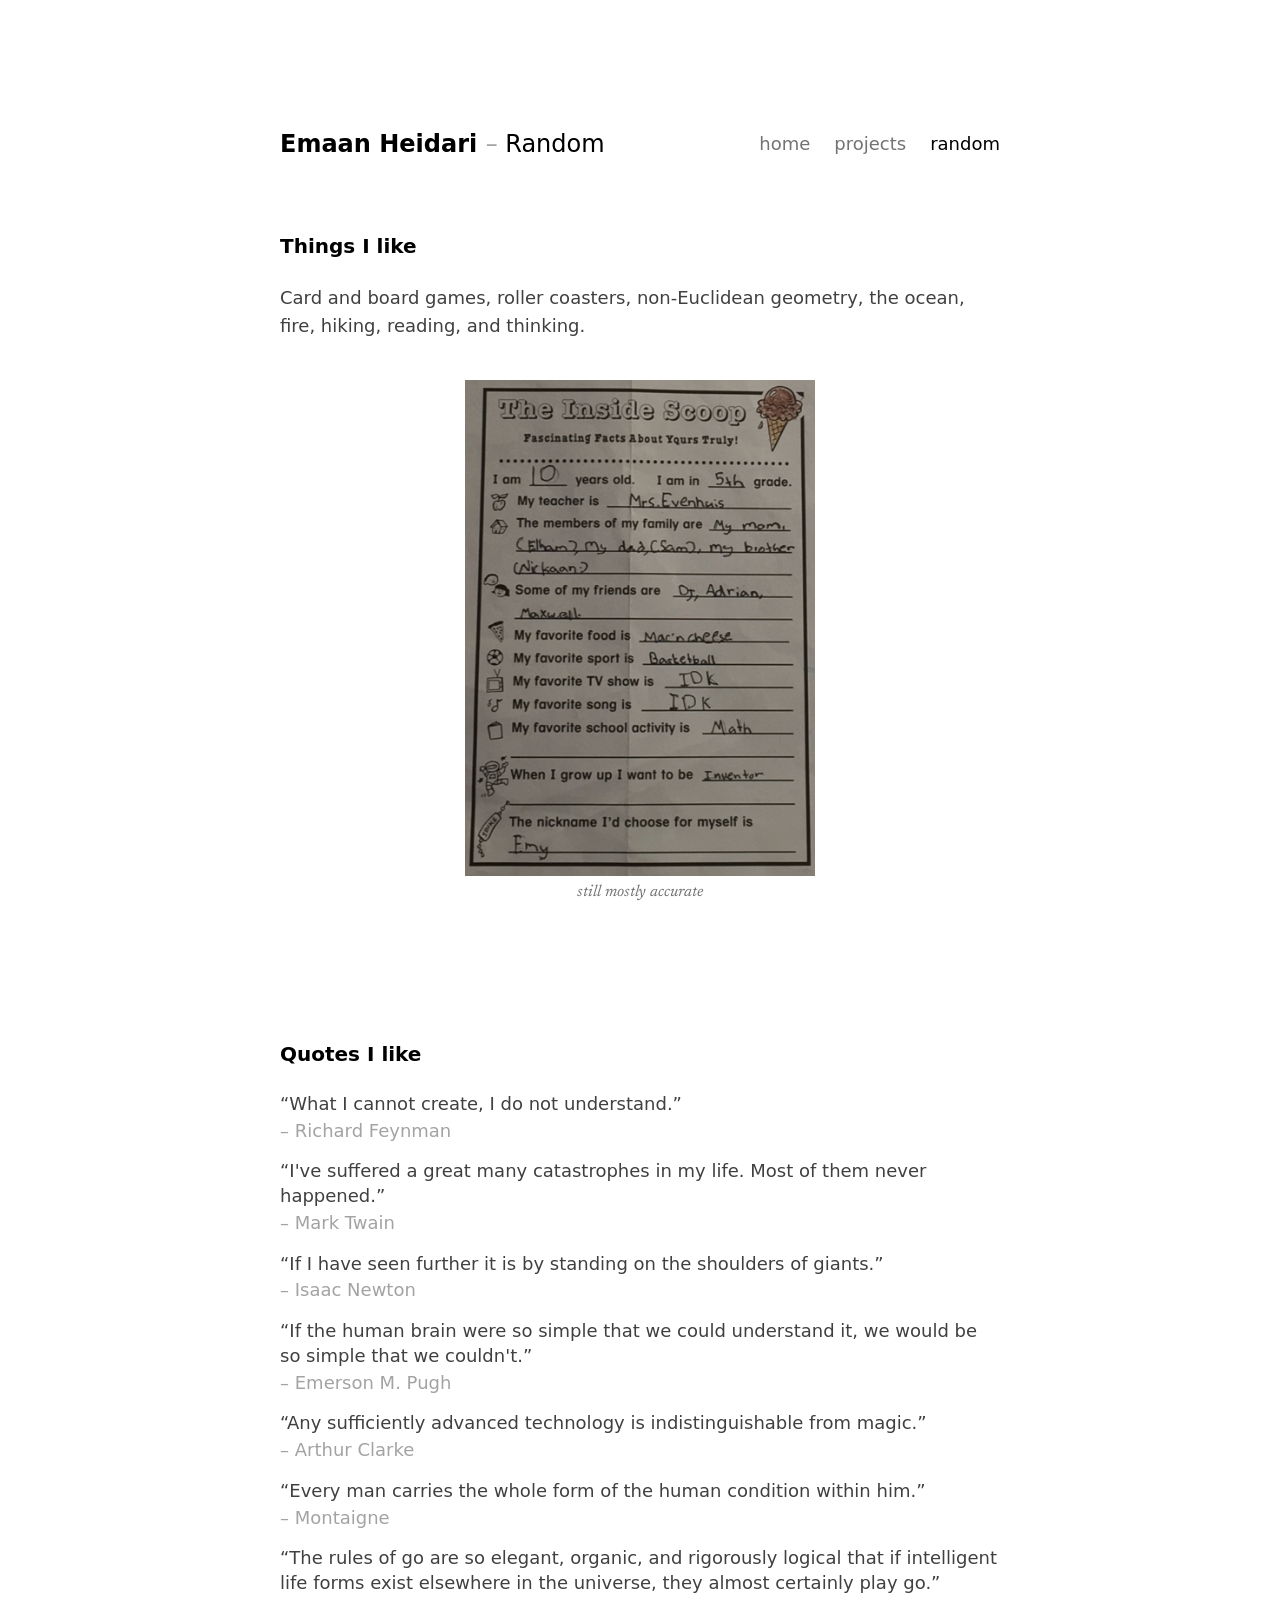
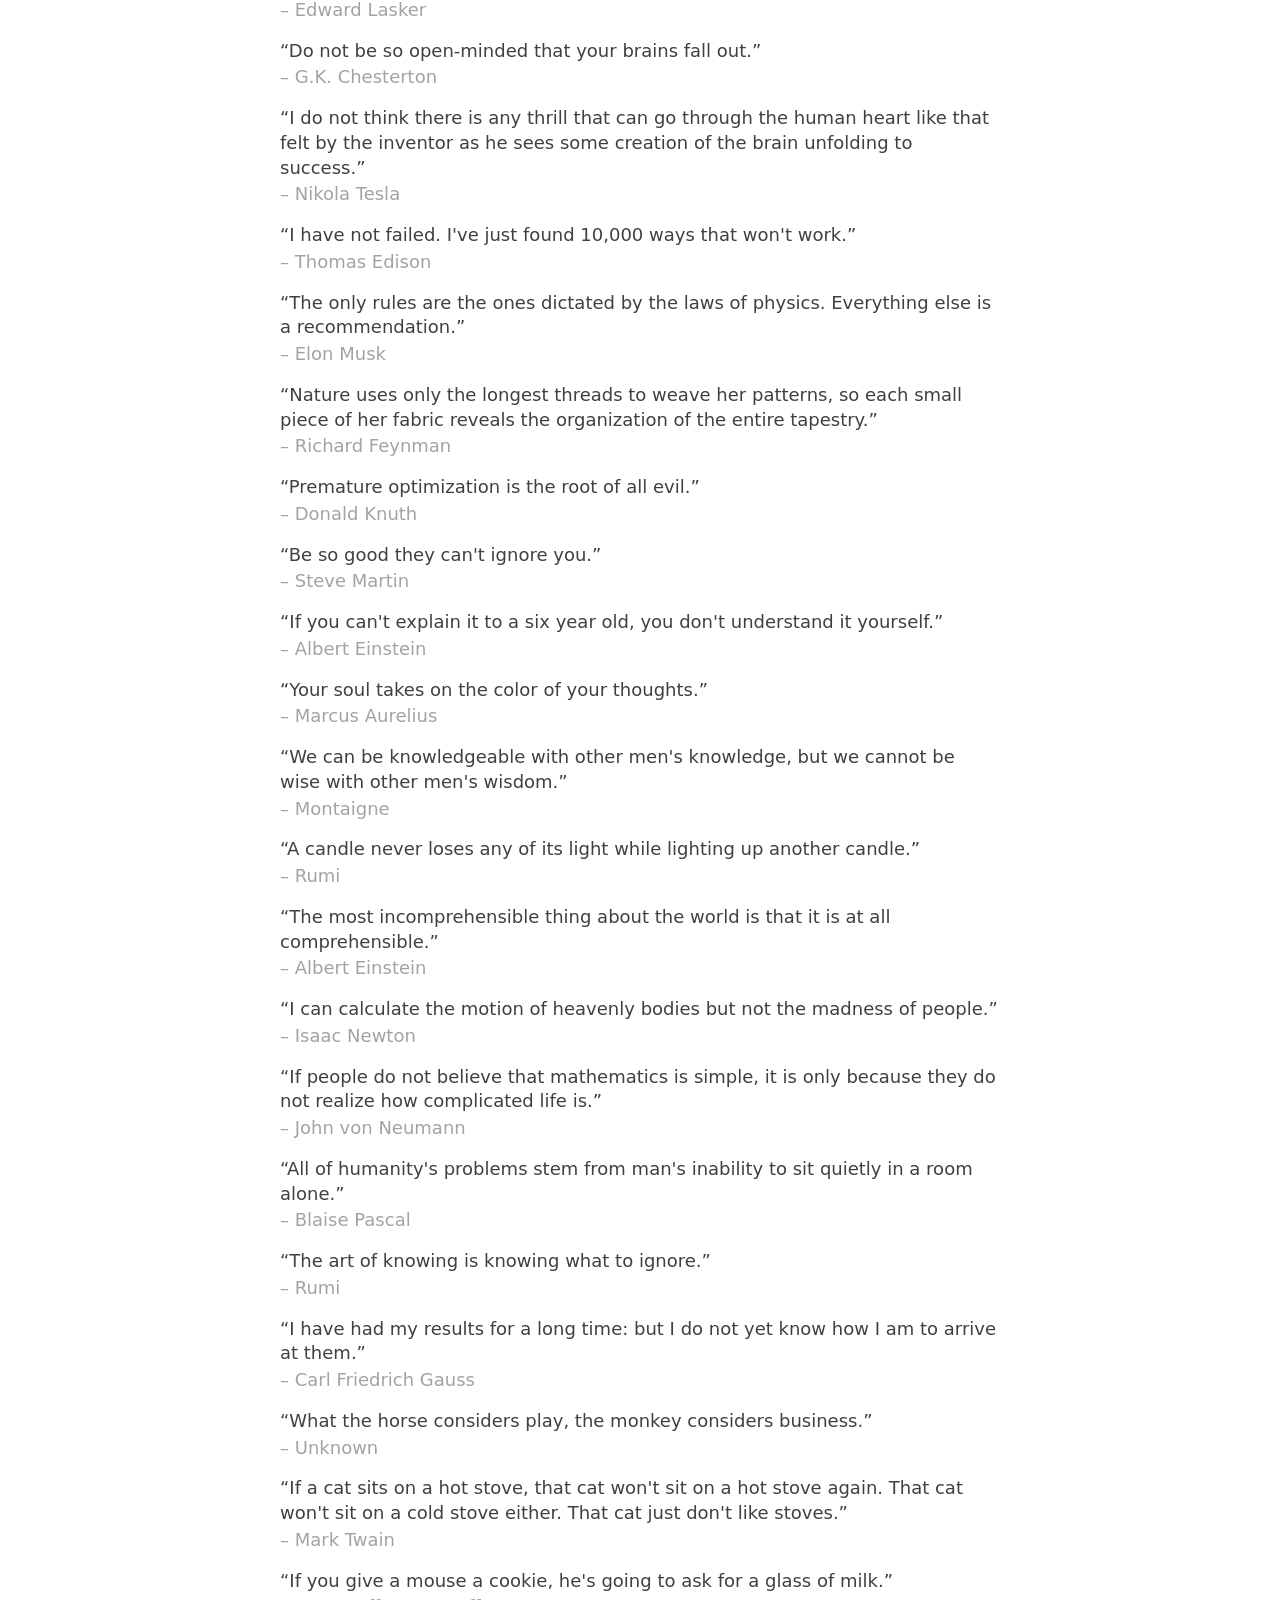
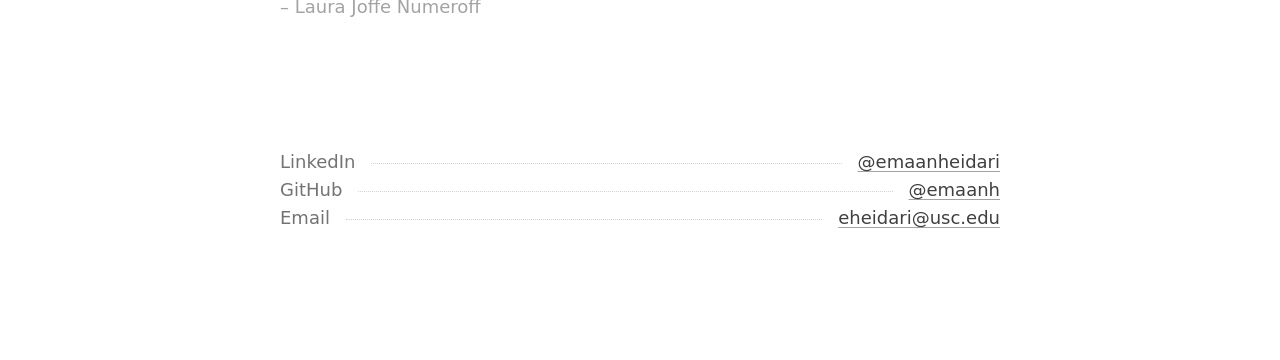
<file: random.html>
<!DOCTYPE html>
<html lang="en">
  <head>
    <meta charset="utf-8" />
    <meta name="viewport" content="width=device-width, initial-scale=1" />
    <title>Emaan Heidari &ndash; Random</title>
    <meta name="description" content="Things I like, and quotes I keep coming back to." />
    <link rel="stylesheet" href="/style.css" />
  </head>
  <body>
    <header class="layout-md site-header">
      <h1 class="site-title">
        <a href="/">Emaan Heidari</a>
        <span class="page-title"><span class="dash">&ndash;</span> Random</span>
      </h1>
      <nav class="site-nav">
        <a href="/">home</a>
        <a href="/projects.html">projects</a>
        <a href="/random.html" aria-current="page">random</a>
      </nav>
    </header>

    <main>
      <section class="layout-md section">
        <h2 class="heading2">Things I like</h2>
        <p class="prose">
          Card and board games, roller coasters, non-Euclidean geometry, the ocean, fire,
          hiking, reading, and thinking.
        </p>
        <figure class="figure">
          <img
            src="/assets/img/all-about-me.png"
            alt="A childhood &ldquo;all about me&rdquo; worksheet"
            width="806"
            height="1142"
          />
          <figcaption>still mostly accurate</figcaption>
        </figure>
      </section>

      <section class="layout-md section">
        <h2 class="heading2">Quotes I like</h2>
        <ul class="quote-list prose">
          <li>“What I cannot create, I do not understand.” <span class="who">&ndash; Richard Feynman</span></li>
          <li>“I've suffered a great many catastrophes in my life. Most of them never happened.” <span class="who">&ndash; Mark Twain</span></li>
          <li>“If I have seen further it is by standing on the shoulders of giants.” <span class="who">&ndash; Isaac Newton</span></li>
          <li>“If the human brain were so simple that we could understand it, we would be so simple that we couldn't.” <span class="who">&ndash; Emerson M. Pugh</span></li>
          <li>“Any sufficiently advanced technology is indistinguishable from magic.” <span class="who">&ndash; Arthur Clarke</span></li>
          <li>“Every man carries the whole form of the human condition within him.” <span class="who">&ndash; Montaigne</span></li>
          <li>“The rules of go are so elegant, organic, and rigorously logical that if intelligent life forms exist elsewhere in the universe, they almost certainly play go.” <span class="who">&ndash; Edward Lasker</span></li>
          <li>“Do not be so open-minded that your brains fall out.” <span class="who">&ndash; G.K. Chesterton</span></li>
          <li>“I do not think there is any thrill that can go through the human heart like that felt by the inventor as he sees some creation of the brain unfolding to success.” <span class="who">&ndash; Nikola Tesla</span></li>
          <li>“I have not failed. I've just found 10,000 ways that won't work.” <span class="who">&ndash; Thomas Edison</span></li>
          <li>“The only rules are the ones dictated by the laws of physics. Everything else is a recommendation.” <span class="who">&ndash; Elon Musk</span></li>
          <li>“Nature uses only the longest threads to weave her patterns, so each small piece of her fabric reveals the organization of the entire tapestry.” <span class="who">&ndash; Richard Feynman</span></li>
          <li>“Premature optimization is the root of all evil.” <span class="who">&ndash; Donald Knuth</span></li>
          <li>“Be so good they can't ignore you.” <span class="who">&ndash; Steve Martin</span></li>
          <li>“If you can't explain it to a six year old, you don't understand it yourself.” <span class="who">&ndash; Albert Einstein</span></li>
          <li>“Your soul takes on the color of your thoughts.” <span class="who">&ndash; Marcus Aurelius</span></li>
          <li>“We can be knowledgeable with other men's knowledge, but we cannot be wise with other men's wisdom.” <span class="who">&ndash; Montaigne</span></li>
          <li>“A candle never loses any of its light while lighting up another candle.” <span class="who">&ndash; Rumi</span></li>
          <li>“The most incomprehensible thing about the world is that it is at all comprehensible.” <span class="who">&ndash; Albert Einstein</span></li>
          <li>“I can calculate the motion of heavenly bodies but not the madness of people.” <span class="who">&ndash; Isaac Newton</span></li>
          <li>“If people do not believe that mathematics is simple, it is only because they do not realize how complicated life is.” <span class="who">&ndash; John von Neumann</span></li>
          <li>“All of humanity's problems stem from man's inability to sit quietly in a room alone.” <span class="who">&ndash; Blaise Pascal</span></li>
          <li>“The art of knowing is knowing what to ignore.” <span class="who">&ndash; Rumi</span></li>
          <li>“I have had my results for a long time: but I do not yet know how I am to arrive at them.” <span class="who">&ndash; Carl Friedrich Gauss</span></li>
          <li>“What the horse considers play, the monkey considers business.” <span class="who">&ndash; Unknown</span></li>
          <li>“If a cat sits on a hot stove, that cat won't sit on a hot stove again. That cat won't sit on a cold stove either. That cat just don't like stoves.” <span class="who">&ndash; Mark Twain</span></li>
          <li>“If you give a mouse a cookie, he's going to ask for a glass of milk.” <span class="who">&ndash; Laura Joffe Numeroff</span></li>
        </ul>
      </section>
    </main>

    <footer class="layout-md site-footer">
      <div class="footer-row">
        <span>LinkedIn</span>
        <hr />
        <a class="link" href="https://linkedin.com/in/emaanheidari">@emaanheidari</a>
      </div>
      <div class="footer-row">
        <span>GitHub</span>
        <hr />
        <a class="link" href="https://github.com/emaanh">@emaanh</a>
      </div>
      <div class="footer-row">
        <span>Email</span>
        <hr />
        <a class="link" href="mailto:eheidari@usc.edu">eheidari@usc.edu</a>
      </div>
    </footer>
  </body>
</html>
</file>
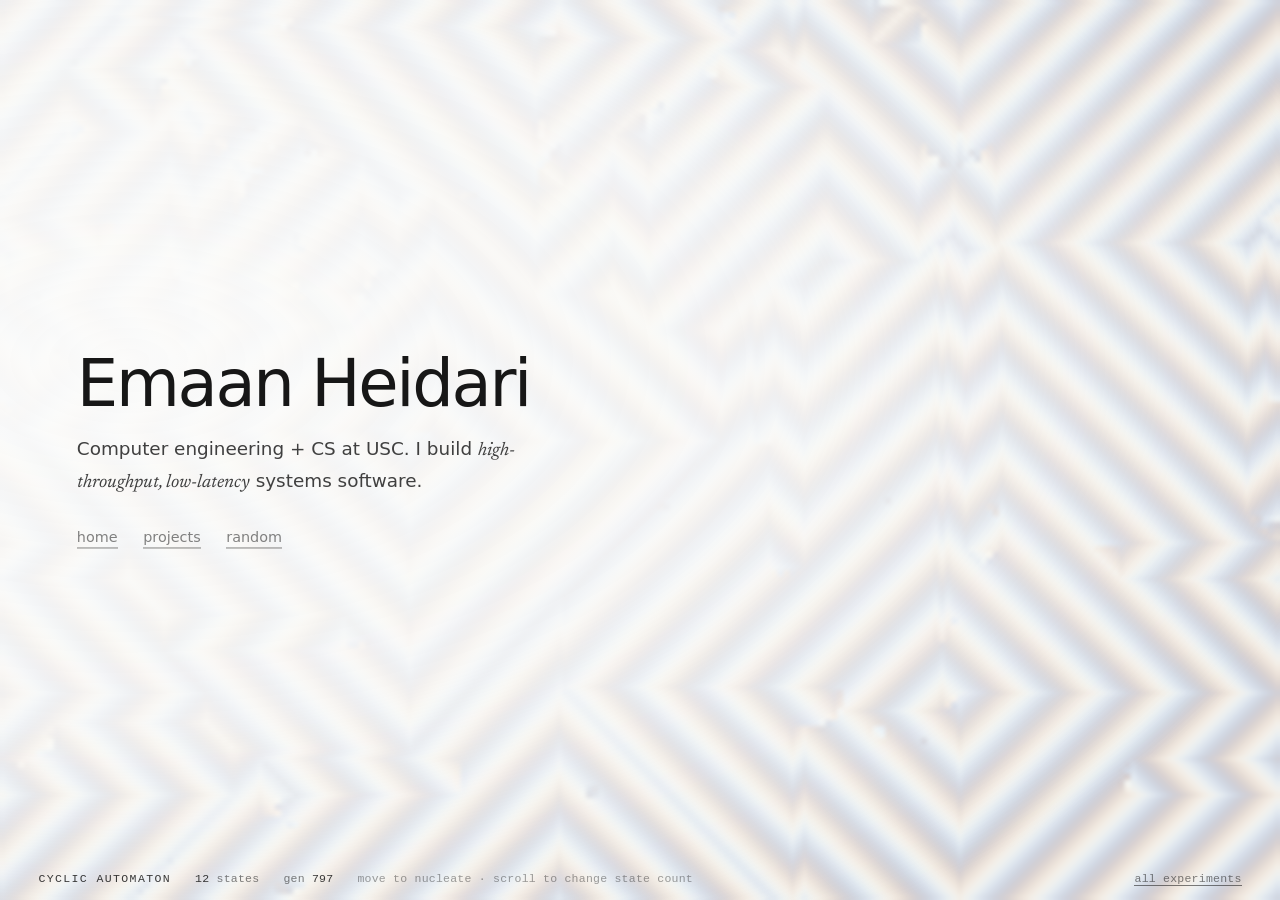
<file: experiments/automata.html>
<!doctype html>
<html lang="en">
<head>
<meta charset="utf-8" />
<meta name="viewport" content="width=device-width, initial-scale=1" />
<title>Automata — experiment</title>
<link rel="stylesheet" href="./lab.css" />
<style>
  body { background: #f2f1ef; }
  :root { --bg-strength: 0.45; }
</style>
</head>
<body>
<canvas id="c" aria-hidden="true"></canvas>

<div class="veil"></div>

<main class="overlay">
  <h1>Emaan Heidari</h1>
  <p class="tagline">
    Computer engineering + CS at USC. I build <em>high-throughput,
    low-latency</em> systems software.
  </p>
  <nav>
    <a href="/">home</a>
    <a href="/projects.html">projects</a>
    <a href="/random.html">random</a>
  </nav>
</main>

<div class="hud">
  <span class="hud-name">cyclic automaton</span>
  <span><b id="hud-states">—</b> states</span>
  <span>gen <b id="hud-gen">0</b></span>
  <span class="hud-hint">move to nucleate · scroll to change state count</span>
  <a class="hud-back" href="./">all experiments</a>
</div>

<script>
(() => {
  'use strict';

  /* Cyclic cellular automaton (Griffeath's "cyclic spirals").
     A cell in state s advances to s+1 (mod N) once THRESHOLD of its
     neighbours have already reached s+1. From uniform noise it passes
     through a turbulent phase, then winds into spiral waves that tile the
     plane and keep turning indefinitely — no reseeding, no reset.

     The neighbourhood is a Euclidean disc of radius RADIUS, so its shape
     sets the shape of the wavefronts: r=1 is the four-cell von Neumann
     cross and gives sharp diamond spirals (the default); r=3 is a 28-cell
     disc and gives soft round ones. Which (n, r, t) settle into spirals
     rather than permanent debris is a matter of looking, hence the URL
     parameters.

     High thresholds relative to the neighbourhood never nucleate: r=2,t=3
     was still undifferentiated noise at generation 1000. */

  const canvas = document.getElementById('c');
  const ctx = canvas.getContext('2d', { alpha: false });
  const hudStates = document.getElementById('hud-states');
  const hudGen = document.getElementById('hud-gen');
  const reduced = window.matchMedia('(prefers-reduced-motion: reduce)').matches;

  // Every knob is URL-tunable, because which corner of (states, radius,
  // threshold) space gives spirals rather than permanent debris is decided
  // by looking at it: ?n=14&r=3&t=2 for soft round waves
  const Q = new URLSearchParams(location.search);
  const num = (k, d, lo, hi) =>
    Math.max(lo, Math.min(hi, parseInt(Q.get(k), 10) || d));

  const CELL = num('cell', 6, 2, 24);
  const RADIUS = num('r', 1, 1, 4);
  const THRESHOLD = num('t', 1, 1, 12);
  const STEPS_PER_SEC = num('fps', 26, 1, 120);
  const WARMUP = num('warm', 320, 0, 4000);     // blocking; enough to reach spirals
  const ORGANIZE = num('organize', 900, 0, 20000); // then fast-forward on-screen

  // Disc offsets, centre excluded.
  const OFF = [];
  for (let dy = -RADIUS; dy <= RADIUS; dy++) {
    for (let dx = -RADIUS; dx <= RADIUS; dx++) {
      if (dx === 0 && dy === 0) continue;
      if (dx * dx + dy * dy <= RADIUS * RADIUS) OFF.push([dx, dy]);
    }
  }

  let states = num('n', 12, 3, 32);
  let cols = 0, rows = 0, n = 0;
  let cur, nxt;
  let WX, WY;                // wrapped neighbour lookups, one row per offset
  let rowOff;                // scratch: this row's base index per offset
  let grid, gctx, img, buf32;
  let palette = new Uint32Array(0);
  let gen = 0;
  let W = 0, H = 0;

  function buildPalette() {
    palette = new Uint32Array(states);
    for (let s = 0; s < states; s++) {
      const t = s / states;
      // Cyclic by construction, so state N-1 meets state 0 with no seam.
      // Deliberately low-contrast — this sits behind body copy.
      const r = 0.80 + 0.15 * Math.cos(6.28318530718 * (t + 0.00));
      const g = 0.80 + 0.14 * Math.cos(6.28318530718 * (t + 0.08));
      const b = 0.82 + 0.13 * Math.cos(6.28318530718 * (t + 0.18));
      const R = Math.max(0, Math.min(255, Math.round(r * 255)));
      const G = Math.max(0, Math.min(255, Math.round(g * 255)));
      const B = Math.max(0, Math.min(255, Math.round(b * 255)));
      palette[s] = (255 << 24) | (B << 16) | (G << 8) | R;  // little-endian ABGR
    }
  }

  function seed() {
    // Uniform noise. Correlated seeds look tidier for a moment but freeze
    // into large flat plates; white noise is what passes through the
    // turbulent phase and comes out the other side as spirals.
    for (let i = 0; i < n; i++) cur[i] = (Math.random() * states) | 0;
  }

  function allocate() {
    cols = Math.max(16, Math.ceil(W / CELL));
    rows = Math.max(16, Math.ceil(H / CELL));
    n = cols * rows;

    cur = new Uint8Array(n);
    nxt = new Uint8Array(n);

    // Torus wrapping, resolved once so the hot loop has no modulo in it.
    WX = []; WY = [];
    for (let k = 0; k < OFF.length; k++) {
      const dx = OFF[k][0], dy = OFF[k][1];
      const ax = new Int32Array(cols);
      for (let x = 0; x < cols; x++) ax[x] = ((x + dx) % cols + cols) % cols;
      WX.push(ax);
      const ay = new Int32Array(rows);
      for (let y = 0; y < rows; y++) ay[y] = (((y + dy) % rows + rows) % rows) * cols;
      WY.push(ay);
    }
    rowOff = new Int32Array(OFF.length);

    grid = document.createElement('canvas');
    grid.width = cols;
    grid.height = rows;
    gctx = grid.getContext('2d');
    img = gctx.createImageData(cols, rows);
    buf32 = new Uint32Array(img.data.buffer);

    seed();
    gen = 0;
  }

  function step() {
    const K = OFF.length;
    for (let y = 0; y < rows; y++) {
      const r0 = y * cols;
      for (let k = 0; k < K; k++) rowOff[k] = WY[k][y];

      for (let x = 0; x < cols; x++) {
        const i = r0 + x;
        const s = cur[i];
        const want = s + 1 === states ? 0 : s + 1;

        let hits = 0;
        for (let k = 0; k < K; k++) {
          if (cur[rowOff[k] + WX[k][x]] === want) {
            if (++hits >= THRESHOLD) break;
          }
        }

        nxt[i] = hits >= THRESHOLD ? want : s;
      }
    }
    const t = cur; cur = nxt; nxt = t;
    gen++;
  }

  function draw() {
    for (let i = 0; i < n; i++) buf32[i] = palette[cur[i]];
    gctx.putImageData(img, 0, 0);
    ctx.imageSmoothingEnabled = true;
    ctx.imageSmoothingQuality = 'high';
    ctx.drawImage(grid, 0, 0, cols, rows, 0, 0, W, H);
  }

  /* --------------------------------------------------------------- input */

  // A patch of random states is a defect in the wave field; fresh spirals
  // unwind out of it over the next few dozen generations.
  function stamp(cssX, cssY, radius) {
    const cx = Math.round(cssX / CELL), cy = Math.round(cssY / CELL);
    const r2 = radius * radius;
    for (let dy = -radius; dy <= radius; dy++) {
      const y = ((cy + dy) % rows + rows) % rows;
      const base = y * cols;
      for (let dx = -radius; dx <= radius; dx++) {
        if (dx * dx + dy * dy > r2) continue;
        const x = ((cx + dx) % cols + cols) % cols;
        cur[base + x] = (Math.random() * states) | 0;
      }
    }
  }

  let lastStamp = 0;
  window.addEventListener('pointermove', (e) => {
    const now = performance.now();
    if (now - lastStamp < 32) return;          // thin the trail a little
    lastStamp = now;
    stamp(e.clientX, e.clientY, 4);
  }, { passive: true });

  window.addEventListener('pointerdown', (e) => {
    stamp(e.clientX, e.clientY, 13);
  });

  window.addEventListener('wheel', (e) => {
    e.preventDefault();
    const next = Math.max(5, Math.min(24, states + (e.deltaY > 0 ? 1 : -1)));
    if (next === states) return;
    // Fold the existing field into the new range. The mismatch is itself a
    // perturbation, so it reorganises rather than restarting from noise.
    for (let i = 0; i < n; i++) cur[i] = cur[i] % next;
    states = next;
    buildPalette();
    hudStates.textContent = states;
  }, { passive: false });

  /* -------------------------------------------------------------- resize */

  function resize() {
    W = window.innerWidth;
    H = window.innerHeight;
    canvas.width = W;              // the grid render is already the res cap
    canvas.height = H;
    canvas.style.width = W + 'px';
    canvas.style.height = H + 'px';
    allocate();
    for (let i = 0; i < WARMUP; i++) step();
  }

  let resizeTimer = 0;
  window.addEventListener('resize', () => {
    clearTimeout(resizeTimer);
    resizeTimer = setTimeout(resize, 200);
  });

  buildPalette();
  resize();
  hudStates.textContent = states;

  /* --------------------------------------------------------------- frame */

  let acc = 0, prev = performance.now();
  const dtStep = 1000 / STEPS_PER_SEC;

  function frame(now) {
    const dt = Math.min(120, now - prev);
    prev = now;

    if (!reduced) {
      if (gen < ORGANIZE) {
        // Visible fast-forward: the field organises in the first seconds
        // instead of the page freezing on load to get there.
        for (let i = 0; i < 9 && gen < ORGANIZE; i++) step();
        acc = 0;
      } else {
        acc += dt;
        let guard = 2;               // never spiral-of-death on a slow frame
        while (acc >= dtStep && guard-- > 0) { step(); acc -= dtStep; }
        if (acc > dtStep * 4) acc = 0;
      }
    }

    draw();
    hudGen.textContent = gen;
    requestAnimationFrame(frame);
  }

  requestAnimationFrame(frame);
})();
</script>
</body>
</html>
</file>
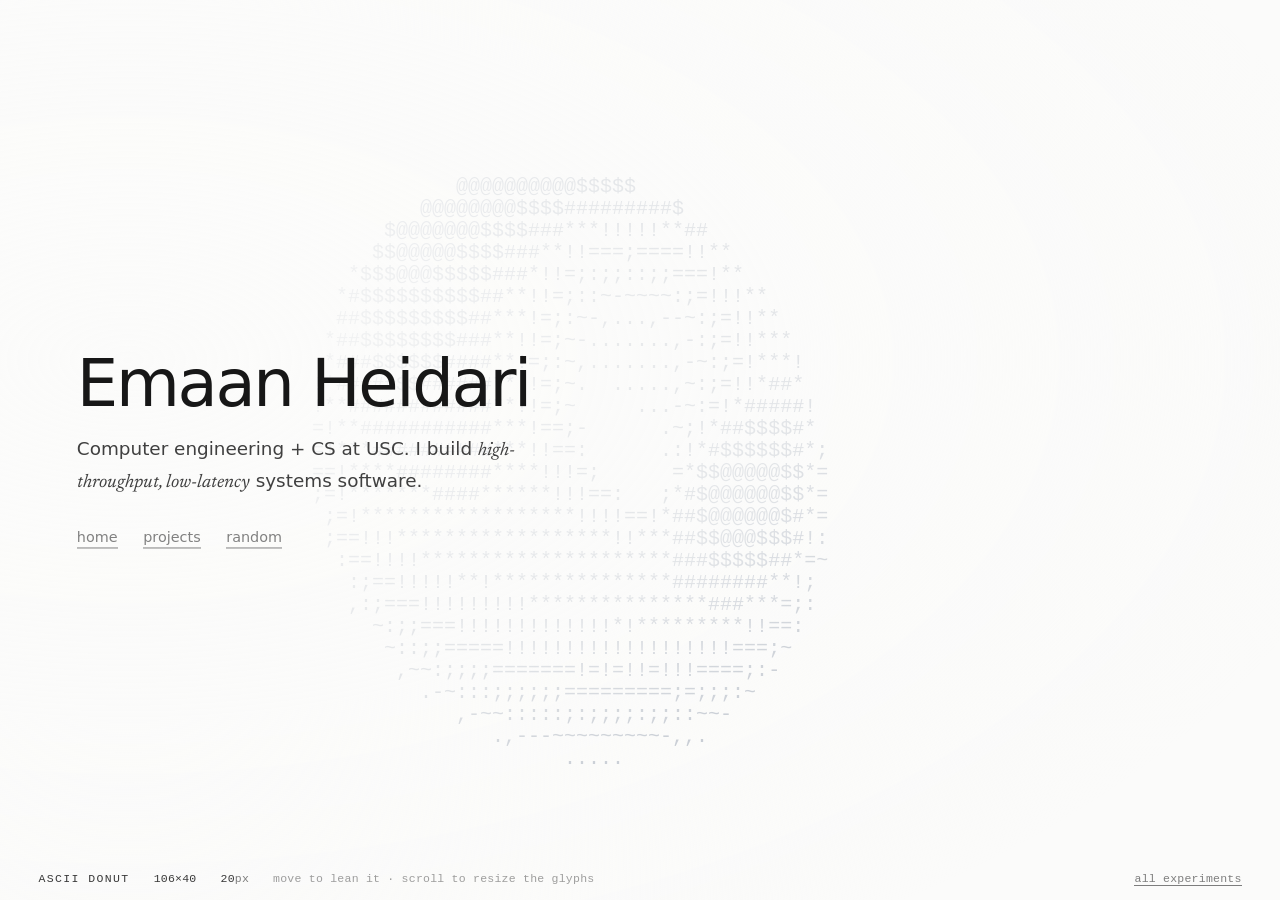
<file: experiments/donut.html>
<!doctype html>
<html lang="en">
<head>
<meta charset="utf-8" />
<meta name="viewport" content="width=device-width, initial-scale=1" />
<title>Donut — experiment</title>
<link rel="stylesheet" href="./lab.css" />
<style>
  body { background: #fbfbfa; }
  :root { --bg-strength: 0.9; }

  /* Real text, not pixels: it selects, it scales with the font, and the
     glyph ramp is doing the shading the way the original does. */
  #art {
    position: fixed;
    inset: 0;
    margin: 0;
    z-index: 0;
    font-family: var(--font-mono);
    color: #9aa3b2;
    white-space: pre;
    overflow: hidden;
    user-select: none;
    opacity: var(--bg-strength, 1);
    letter-spacing: 0;
  }
</style>
</head>
<body>
<pre id="art" aria-hidden="true"></pre>

<div class="veil"></div>

<main class="overlay">
  <h1>Emaan Heidari</h1>
  <p class="tagline">
    Computer engineering + CS at USC. I build <em>high-throughput,
    low-latency</em> systems software.
  </p>
  <nav>
    <a href="/">home</a>
    <a href="/projects.html">projects</a>
    <a href="/random.html">random</a>
  </nav>
</main>

<div class="hud">
  <span class="hud-name">ascii donut</span>
  <span><b id="hud-grid">—</b></span>
  <span><b id="hud-fs">—</b>px</span>
  <span class="hud-hint">move to lean it · scroll to resize the glyphs</span>
  <a class="hud-back" href="./">all experiments</a>
</div>

<script>
(() => {
  'use strict';

  /* Andy Sloane's donut, kept as he wrote it.

     A torus swept as two nested angles — theta around the tube, phi around
     the hole — spun by A about x and B about z, projected with 1/z and
     resolved by a z-buffer. Each point's surface normal is dotted with a
     fixed light behind the viewer, and that luminance indexes a ramp of
     twelve glyphs from '.' to '@'. The shading is the character set; there
     is no colour doing any work here.

     Output goes into a <pre> rather than a canvas, so it stays actual text
     at whatever size the font lands. */

  const RAMP = '.,-~:;=!*#$@';
  // Sloane's steps are tuned for a donut about 30 characters across. Sample
  // the same surface onto a much finer grid and the samples stop touching,
  // which reads as stripes rather than a solid skin — so the steps scale
  // with the projected size, and the glyphs are kept large enough that they
  // rarely have to.
  const THETA_BASE = 0.07;    // around the tube
  const PHI_BASE = 0.02;      // around the hole
  const TUNED_K1 = 30;
  const K2 = 5;               // viewer distance
  let thetaStep = THETA_BASE, phiStep = PHI_BASE;

  const art = document.getElementById('art');
  const hudGrid = document.getElementById('hud-grid');
  const hudFs = document.getElementById('hud-fs');
  const reduced = window.matchMedia('(prefers-reduced-motion: reduce)').matches;

  const Q = new URLSearchParams(location.search);
  const num = (k, d, lo, hi) =>
    Math.max(lo, Math.min(hi, parseFloat(Q.get(k)) || d));

  let fontSize = num('fs', 20, 5, 60);
  const FILL = num('fill', 0.58, 0.1, 1);   // fraction of the shorter axis

  let cols = 0, rows = 0, cellW = 0, cellH = 0;
  let buf, zbuf, rowChars;
  let cx = 0, cy = 0, K1 = 0, aspect = 2;

  let A = 0.6, B = 0.3;          // the spin
  let leanA = 0, leanB = 0;      // cursor offset, eased
  let wantA = 0, wantB = 0;

  const meter = document.createElement('canvas').getContext('2d');

  function layout() {
    const family = getComputedStyle(art).fontFamily;
    meter.font = fontSize + 'px ' + family;
    // Monospace, so any glyph gives the advance width.
    cellW = meter.measureText('M').width || fontSize * 0.6;
    cellH = Math.round(fontSize * 1.08);
    art.style.fontSize = fontSize + 'px';
    art.style.lineHeight = cellH + 'px';

    cols = Math.max(20, Math.floor(window.innerWidth / cellW));
    rows = Math.max(10, Math.floor(window.innerHeight / cellH));

    buf = new Uint8Array(cols * rows);
    zbuf = new Float32Array(cols * rows);
    rowChars = new Array(rows);

    cx = cols / 2;
    cy = rows / 2;

    // Characters are roughly twice as tall as wide, so the vertical scale
    // has to be divided by that or the torus comes out as an ellipse.
    aspect = cellH / cellW;

    // The projected torus spans about 3/K2 in x; size it to the short axis.
    const byW = (cols * FILL) / (3 / K2) / 2;
    const byH = (rows * aspect * FILL) / (3 / K2) / 2;
    K1 = Math.min(byW, byH);

    const q = Math.max(0.35, Math.min(1, TUNED_K1 / K1));
    thetaStep = THETA_BASE * q;
    phiStep = PHI_BASE * q;

    hudGrid.textContent = cols + '×' + rows;
    hudFs.textContent = fontSize;
  }

  function render() {
    const size = cols * rows;
    buf.fill(32);          // space
    zbuf.fill(0);

    const sinA = Math.sin(A), cosA = Math.cos(A);
    const sinB = Math.sin(B), cosB = Math.cos(B);

    for (let theta = 0; theta < 6.283185; theta += thetaStep) {
      const ct = Math.cos(theta), st = Math.sin(theta);
      const h = ct + 2;                       // R2 = 2, R1 = 1

      for (let phi = 0; phi < 6.283185; phi += phiStep) {
        const sp = Math.sin(phi), cp = Math.cos(phi);

        const D = 1 / (sp * h * sinA + st * cosA + K2);   // 1/z
        const t = sp * h * cosA - st * sinA;

        const x = (cx + K1 * D * (cp * h * cosB - t * sinB)) | 0;
        const y = (cy + (K1 / aspect) * D * (cp * h * sinB + t * cosB)) | 0;

        if (x < 0 || x >= cols || y < 0 || y >= rows) continue;

        const o = x + cols * y;
        if (D <= zbuf[o]) continue;            // something nearer is there

        // Surface normal against a light sitting behind the viewer.
        let N = Math.round(
          8 * ((st * sinA - sp * ct * cosA) * cosB
               - sp * ct * sinA - st * cosA - cp * ct * sinB));
        if (N < 0) N = 0;
        if (N > 11) N = 11;

        zbuf[o] = D;
        buf[o] = RAMP.charCodeAt(N);
      }
    }

    for (let y = 0; y < rows; y++) {
      rowChars[y] = String.fromCharCode.apply(
        null, buf.subarray(y * cols, y * cols + cols));
    }
    art.textContent = rowChars.join('\n');
  }

  /* --------------------------------------------------------------- input */

  window.addEventListener('pointermove', (e) => {
    wantA = (e.clientY / window.innerHeight - 0.5) * 1.5;
    wantB = (e.clientX / window.innerWidth - 0.5) * 1.5;
  }, { passive: true });

  window.addEventListener('wheel', (e) => {
    e.preventDefault();
    const next = Math.max(5, Math.min(40,
      fontSize * (1 - e.deltaY * 0.0014)));
    if (Math.round(next) === Math.round(fontSize)) return;
    fontSize = next;
    layout();
  }, { passive: false });

  let resizeTimer = 0;
  window.addEventListener('resize', () => {
    clearTimeout(resizeTimer);
    resizeTimer = setTimeout(layout, 150);
  });

  layout();

  /* --------------------------------------------------------------- frame */

  let prev = performance.now();

  function frame(now) {
    const dt = Math.min(100, now - prev) / 16.667;
    prev = now;

    if (!reduced) {
      A += 0.028 * dt;
      B += 0.014 * dt;
    }
    leanA += (wantA - leanA) * 0.06;
    leanB += (wantB - leanB) * 0.06;

    const keepA = A, keepB = B;
    A += leanA; B += leanB;
    render();
    A = keepA; B = keepB;

    requestAnimationFrame(frame);
  }

  requestAnimationFrame(frame);
})();
</script>
</body>
</html>
</file>
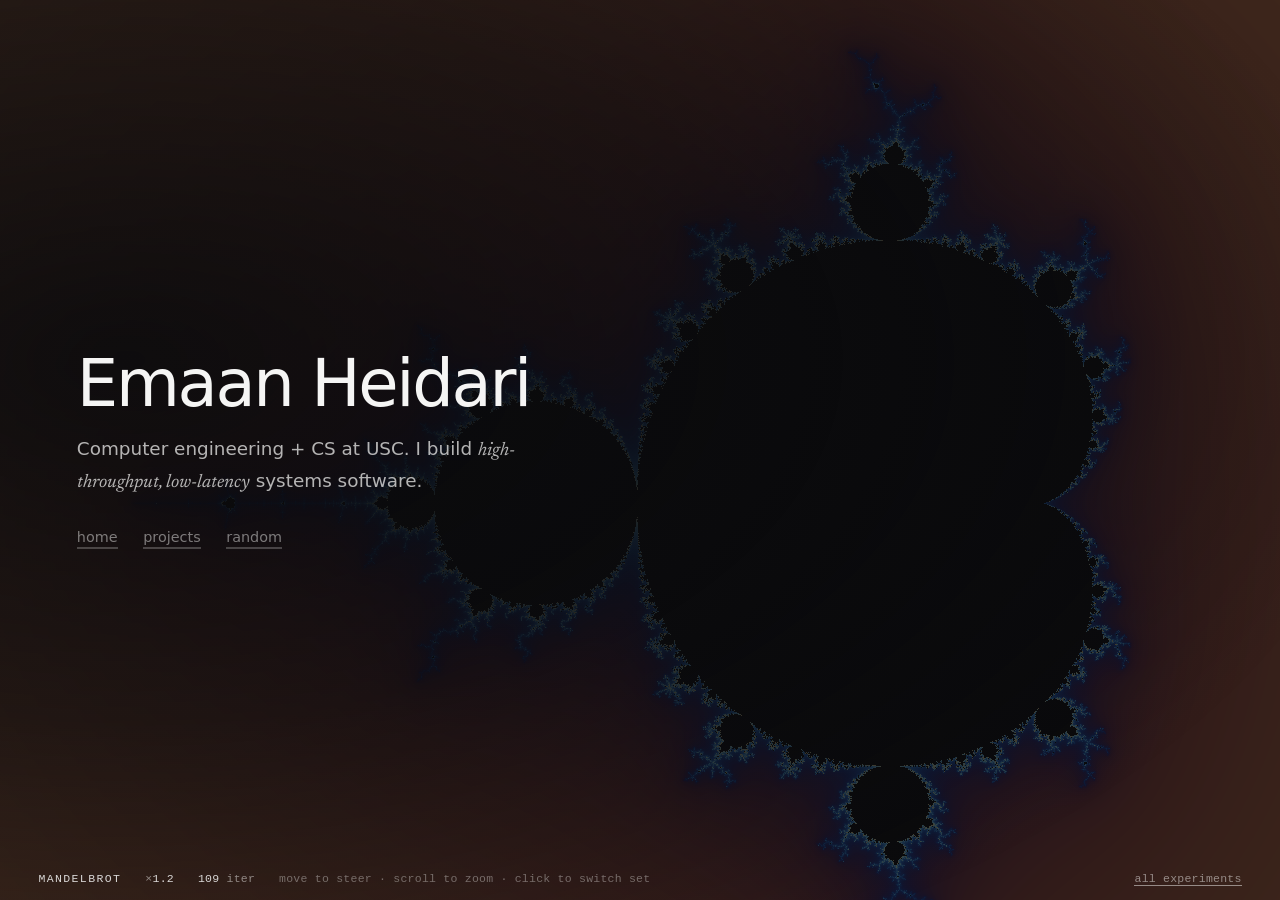
<file: experiments/fractal.html>
<!doctype html>
<html lang="en">
<head>
<meta charset="utf-8" />
<meta name="viewport" content="width=device-width, initial-scale=1" />
<title>Fractal — experiment</title>
<link rel="stylesheet" href="./lab.css" />
<style>
  /* Dark plate: the escape-time interior is near-black, so invert the copy. */
  body { background: #0b0b0d; }
  :root {
    --bg-strength: 0.52;
    --ink: #f5f5f4;
    --ink-soft: rgba(245, 245, 244, 0.72);
    --hud: rgba(245, 245, 244, 0.5);
    --hud-strong: rgba(245, 245, 244, 0.86);
    --veil-core: rgba(11, 11, 13, 0.92);
    --veil-mid: rgba(11, 11, 13, 0.55);
  }
  .fallback {
    position: fixed; inset: 0; display: grid; place-items: center;
    color: #f5f5f4; font-family: var(--font-mono); font-size: 0.8rem;
  }
</style>
</head>
<body>
<canvas id="c" aria-hidden="true"></canvas>

<div class="veil"></div>

<main class="overlay">
  <h1>Emaan Heidari</h1>
  <p class="tagline">
    Computer engineering + CS at USC. I build <em>high-throughput,
    low-latency</em> systems software.
  </p>
  <nav>
    <a href="/">home</a>
    <a href="/projects.html">projects</a>
    <a href="/random.html">random</a>
  </nav>
</main>

<div class="hud">
  <span class="hud-name" id="hud-mode">mandelbrot</span>
  <span>×<b id="hud-zoom">1</b></span>
  <span><b id="hud-iter">—</b> iter</span>
  <span class="hud-hint">move to steer · scroll to zoom · click to switch set</span>
  <a class="hud-back" href="./">all experiments</a>
</div>

<script>
(() => {
  'use strict';

  const canvas = document.getElementById('c');
  const gl = canvas.getContext('webgl', { antialias: false, depth: false })
          || canvas.getContext('experimental-webgl');

  if (!gl) {
    const d = document.createElement('div');
    d.className = 'fallback';
    d.textContent = 'WebGL unavailable — this one needs the GPU.';
    document.body.appendChild(d);
    return;
  }

  const hudMode = document.getElementById('hud-mode');
  const hudZoom = document.getElementById('hud-zoom');
  const hudIter = document.getElementById('hud-iter');
  const reduced = window.matchMedia('(prefers-reduced-motion: reduce)').matches;

  /* ------------------------------------------------------------- shaders */

  const VERT = `
    attribute vec2 aPos;
    void main() { gl_Position = vec4(aPos, 0.0, 1.0); }
  `;

  const FRAG = `
    precision highp float;

    uniform vec2  uRes;
    uniform vec2  uCenter;
    uniform float uScale;
    uniform vec2  uJulia;
    uniform float uMode;    // 0 = mandelbrot, 1 = julia
    uniform float uIter;
    uniform float uTint;

    // Cosine palette (Iñigo Quílez). Muted, so copy stays readable on top.
    vec3 palette(float t) {
      vec3 a = vec3(0.30, 0.31, 0.35);
      vec3 b = vec3(0.22, 0.21, 0.20);
      vec3 d = vec3(0.00, 0.14, 0.28);
      return a + b * cos(6.28318530718 * (t + d));
    }

    void main() {
      vec2 uv = (gl_FragCoord.xy - 0.5 * uRes) / uRes.y;

      vec2 z, c;
      if (uMode < 0.5) {
        c = uCenter + uv * uScale;
        z = vec2(0.0);
      } else {
        c = uJulia;
        z = uCenter + uv * uScale;
      }

      float i = 0.0;
      bool escaped = false;

      for (int k = 0; k < 600; k++) {
        if (float(k) >= uIter) break;
        z = vec2(z.x * z.x - z.y * z.y, 2.0 * z.x * z.y) + c;
        if (dot(z, z) > 2048.0) { escaped = true; break; }
        i += 1.0;
      }

      if (!escaped) {
        gl_FragColor = vec4(0.043, 0.043, 0.051, 1.0);
        return;
      }

      // Continuous (fractional) escape count removes the iteration banding.
      float sn = i + 1.0 - log(log(length(z)) / log(2.0)) / log(2.0);
      float t  = pow(clamp(sn / uIter, 0.0, 1.0), 0.42);

      vec3 col = palette(t + uTint);
      col *= smoothstep(0.0, 0.06, t);        // ease the interior edge
      gl_FragColor = vec4(col, 1.0);
    }
  `;

  function compile(type, src) {
    const s = gl.createShader(type);
    gl.shaderSource(s, src);
    gl.compileShader(s);
    if (!gl.getShaderParameter(s, gl.COMPILE_STATUS)) {
      console.error(gl.getShaderInfoLog(s));
      return null;
    }
    return s;
  }

  const prog = gl.createProgram();
  gl.attachShader(prog, compile(gl.VERTEX_SHADER, VERT));
  gl.attachShader(prog, compile(gl.FRAGMENT_SHADER, FRAG));
  gl.linkProgram(prog);
  gl.useProgram(prog);

  // One oversized triangle covers the viewport with no index buffer.
  const buf = gl.createBuffer();
  gl.bindBuffer(gl.ARRAY_BUFFER, buf);
  gl.bufferData(gl.ARRAY_BUFFER, new Float32Array([-1, -1, 3, -1, -1, 3]), gl.STATIC_DRAW);
  const aPos = gl.getAttribLocation(prog, 'aPos');
  gl.enableVertexAttribArray(aPos);
  gl.vertexAttribPointer(aPos, 2, gl.FLOAT, false, 0, 0);

  const U = {
    res:    gl.getUniformLocation(prog, 'uRes'),
    center: gl.getUniformLocation(prog, 'uCenter'),
    scale:  gl.getUniformLocation(prog, 'uScale'),
    julia:  gl.getUniformLocation(prog, 'uJulia'),
    mode:   gl.getUniformLocation(prog, 'uMode'),
    iter:   gl.getUniformLocation(prog, 'uIter'),
    tint:   gl.getUniformLocation(prog, 'uTint'),
  };

  /* --------------------------------------------------------------- state */

  // float32 in the shader runs out of mantissa around here; past it the
  // image turns to blocks, so the zoom breathes back out instead.
  const MIN_SCALE = 7e-6;
  const MAX_SCALE = 2.6;

  // A seahorse-valley seed: dense structure at every depth on the way in.
  const HOME = [-0.743643887037151, 0.131825904205330];

  const st = {
    cx: HOME[0], cy: HOME[1],
    tx: HOME[0], ty: HOME[1],
    scale: MAX_SCALE,
    dir: -1,                 // -1 zooming in, +1 backing out
    mode: 0,
    jx: -0.4, jy: 0.6,
    tint: 0,
    manualUntil: 0,
  };

  const mouse = { x: 0.5, y: 0.5, seen: false };
  let W = 0, H = 0, dpr = 1;

  function resize() {
    dpr = Math.min(window.devicePixelRatio || 1, 1.75);
    W = window.innerWidth;
    H = window.innerHeight;
    canvas.width = Math.round(W * dpr);
    canvas.height = Math.round(H * dpr);
    canvas.style.width = W + 'px';
    canvas.style.height = H + 'px';
    gl.viewport(0, 0, canvas.width, canvas.height);
  }

  window.addEventListener('resize', resize);
  resize();

  /* --------------------------------------------------------------- input */

  window.addEventListener('pointermove', (e) => {
    mouse.x = e.clientX / W;
    mouse.y = e.clientY / H;
    mouse.seen = true;

    if (st.mode === 1) {
      // Ride the main cardioid's boundary: every c here is a live Julia set,
      // never a solid disc or scattered dust.
      const th = mouse.x * Math.PI * 2;
      const r  = 0.965 + mouse.y * 0.075;
      st.jx = r * (Math.cos(th) * 0.5 - Math.cos(2 * th) * 0.25);
      st.jy = r * (Math.sin(th) * 0.5 - Math.sin(2 * th) * 0.25);
    } else {
      // Steer the descent: aim at whatever sits under the cursor.
      const ux = (mouse.x - 0.5) * (W / H);
      const uy = (0.5 - mouse.y);
      st.tx = st.cx + ux * st.scale;
      st.ty = st.cy + uy * st.scale;
    }
  }, { passive: true });

  window.addEventListener('wheel', (e) => {
    e.preventDefault();
    const f = Math.exp(e.deltaY * 0.0014);
    st.scale = Math.max(MIN_SCALE, Math.min(MAX_SCALE, st.scale * f));
    st.manualUntil = performance.now() + 2200;
  }, { passive: false });

  window.addEventListener('pointerdown', () => {
    st.mode = st.mode === 0 ? 1 : 0;
    if (st.mode === 1) {
      st.cx = 0; st.cy = 0; st.tx = 0; st.ty = 0;
      st.scale = 1.55;
    } else {
      st.cx = HOME[0]; st.cy = HOME[1];
      st.tx = HOME[0]; st.ty = HOME[1];
      st.scale = MAX_SCALE;
      st.dir = -1;
    }
    hudMode.textContent = st.mode === 0 ? 'mandelbrot' : 'julia';
  });

  /* --------------------------------------------------------------- frame */

  function frame(now) {
    const manual = now < st.manualUntil;

    if (st.mode === 0) {
      if (!manual && !reduced) {
        st.scale *= st.dir < 0 ? 0.9945 : 1.0075;
        if (st.scale <= MIN_SCALE) st.dir = 1;
        if (st.scale >= MAX_SCALE) { st.dir = -1; st.tx = HOME[0]; st.ty = HOME[1]; }
      }
      // Ease toward the steered target; slower when deep, so it never lurches.
      const k = mouse.seen ? 0.022 : 0.006;
      st.cx += (st.tx - st.cx) * k;
      st.cy += (st.ty - st.cy) * k;
    }

    // More depth needs more iterations to keep the filaments from dissolving.
    const iter = Math.min(600, Math.round(95 + 62 * Math.log2(MAX_SCALE / st.scale)));

    st.tint += reduced ? 0 : 0.00012;

    gl.uniform2f(U.res, canvas.width, canvas.height);
    gl.uniform2f(U.center, st.cx, st.cy);
    gl.uniform1f(U.scale, st.scale);
    gl.uniform2f(U.julia, st.jx, st.jy);
    gl.uniform1f(U.mode, st.mode);
    gl.uniform1f(U.iter, iter);
    gl.uniform1f(U.tint, st.tint);

    gl.drawArrays(gl.TRIANGLES, 0, 3);

    const mag = MAX_SCALE / st.scale;
    hudZoom.textContent = mag < 1000
      ? mag.toFixed(mag < 10 ? 1 : 0)
      : mag.toExponential(1).replace('e+', 'e');
    hudIter.textContent = iter;

    requestAnimationFrame(frame);
  }

  requestAnimationFrame(frame);
})();
</script>
</body>
</html>
</file>
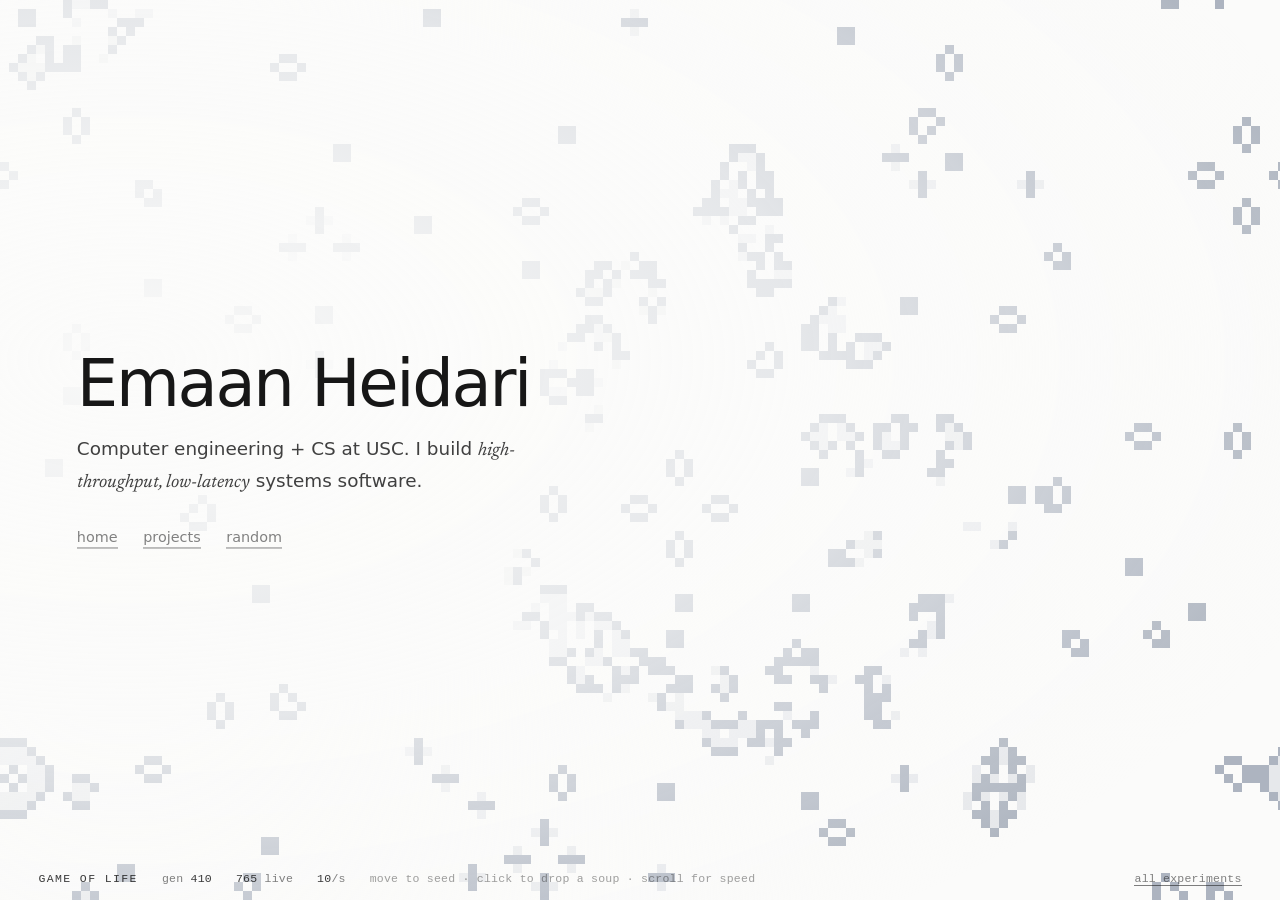
<file: experiments/life.html>
<!doctype html>
<html lang="en">
<head>
<meta charset="utf-8" />
<meta name="viewport" content="width=device-width, initial-scale=1" />
<title>Life — experiment</title>
<link rel="stylesheet" href="./lab.css" />
<style>
  body { background: #fbfbfa; }
  :root { --bg-strength: 0.8; }
</style>
</head>
<body>
<canvas id="c" aria-hidden="true"></canvas>

<div class="veil"></div>

<main class="overlay">
  <h1>Emaan Heidari</h1>
  <p class="tagline">
    Computer engineering + CS at USC. I build <em>high-throughput,
    low-latency</em> systems software.
  </p>
  <nav>
    <a href="/">home</a>
    <a href="/projects.html">projects</a>
    <a href="/random.html">random</a>
  </nav>
</main>

<div class="hud">
  <span class="hud-name">game of life</span>
  <span>gen <b id="hud-gen">0</b></span>
  <span><b id="hud-pop">0</b> live</span>
  <span><b id="hud-rate">—</b>/s</span>
  <span class="hud-hint">move to seed · click to drop a soup · scroll for speed</span>
  <a class="hud-back" href="./">all experiments</a>
</div>

<script>
(() => {
  'use strict';

  /* Conway's Game of Life, B3/S23, on a torus.

     Cells are drawn as crisp squares on the device pixel grid — no blur, no
     upscaling, no smeared trails. Life is only recognisable as Life if you
     can pick out a glider and watch it walk, and anything that softens the
     cells into tone takes that away. Subtlety comes from the colour being
     pale, not from the shapes being vague.

     Life on a finite grid does stop: a random soup collapses into still
     lifes and blinkers within a few thousand generations. So churn is
     measured every step, and the field is fed only once it has genuinely
     settled — never while the pattern is still doing something itself. */

  const canvas = document.getElementById('c');
  const ctx = canvas.getContext('2d', { alpha: true });
  const hudGen = document.getElementById('hud-gen');
  const hudPop = document.getElementById('hud-pop');
  const hudRate = document.getElementById('hud-rate');
  const reduced = window.matchMedia('(prefers-reduced-motion: reduce)').matches;

  const Q = new URLSearchParams(location.search);
  const num = (k, d, lo, hi) =>
    Math.max(lo, Math.min(hi, parseFloat(Q.get(k)) || d));

  const CELL = num('cell', 9, 3, 40);        // px per cell; big enough to read
  const SEED_DENSITY = num('density', 0.30, 0.02, 0.9);
  const WARMUP = num('warm', 400, 0, 4000);  // past the initial undifferentiated boil
  const GHOSTS = Q.get('ghosts') !== '0';    // one-generation fade on death

  const LIVE = '#9aa3b2';
  const GHOST = 'rgba(154, 163, 178, 0.28)';

  const STAGNANT_CHURN = 0.0012;             // fraction of cells changing
  const STAGNANT_GENS = 45;                  // ...for this long before feeding

  let rate = num('rate', 10, 1, 60);         // generations per second

  let cols = 0, rows = 0, n = 0;
  let cur, nxt, died;
  let xm, xp, ym, yp;                        // torus neighbour lookups
  let gen = 0, pop = 0, stagnant = 0;
  let W = 0, H = 0, dpr = 1;

  // A patch of random cells: the initial soup, the cursor, and the feeder.
  function soup(ccx, ccy, radius, density) {
    const r2 = radius * radius;
    for (let dy = -radius; dy <= radius; dy++) {
      const y = ((ccy + dy) % rows + rows) % rows;
      const base = y * cols;
      for (let dx = -radius; dx <= radius; dx++) {
        if (dx * dx + dy * dy > r2) continue;
        const x = ((ccx + dx) % cols + cols) % cols;
        if (Math.random() < density) cur[base + x] = 1;
      }
    }
  }

  function allocate() {
    cols = Math.max(16, Math.ceil(W / CELL));
    rows = Math.max(16, Math.ceil(H / CELL));
    n = cols * rows;

    cur = new Uint8Array(n);
    nxt = new Uint8Array(n);
    died = new Uint8Array(n);

    xm = new Int32Array(cols); xp = new Int32Array(cols);
    for (let x = 0; x < cols; x++) {
      xm[x] = x === 0 ? cols - 1 : x - 1;
      xp[x] = x === cols - 1 ? 0 : x + 1;
    }
    ym = new Int32Array(rows); yp = new Int32Array(rows);
    for (let y = 0; y < rows; y++) {
      ym[y] = (y === 0 ? rows - 1 : y - 1) * cols;
      yp[y] = (y === rows - 1 ? 0 : y + 1) * cols;
    }

    for (let i = 0; i < n; i++) cur[i] = Math.random() < SEED_DENSITY ? 1 : 0;
    gen = 0;
    stagnant = 0;
  }

  function step() {
    let changed = 0, live = 0;

    for (let y = 0; y < rows; y++) {
      const r0 = y * cols, rU = ym[y], rD = yp[y];

      for (let x = 0; x < cols; x++) {
        const i = r0 + x;
        const l = xm[x], r = xp[x];

        const c = cur[rU + l] + cur[rU + x] + cur[rU + r]
                + cur[r0 + l]               + cur[r0 + r]
                + cur[rD + l] + cur[rD + x] + cur[rD + r];

        const was = cur[i];
        // B3/S23: born on exactly three, survives on two or three.
        const now = was ? (c === 2 || c === 3 ? 1 : 0) : (c === 3 ? 1 : 0);

        nxt[i] = now;
        died[i] = was && !now ? 1 : 0;
        if (now !== was) changed++;
        if (now) live++;
      }
    }

    const t = cur; cur = nxt; nxt = t;
    gen++;
    pop = live;

    // Feed it only once it has genuinely stopped doing anything.
    if (changed < n * STAGNANT_CHURN) stagnant++; else stagnant = 0;
    if (stagnant > STAGNANT_GENS) {
      soup((Math.random() * cols) | 0, (Math.random() * rows) | 0, 16, 0.42);
      stagnant = 0;
    }
  }

  function draw() {
    ctx.clearRect(0, 0, W, H);

    if (GHOSTS) {
      ctx.fillStyle = GHOST;
      for (let y = 0; y < rows; y++) {
        const r0 = y * cols, py = y * CELL;
        for (let x = 0; x < cols; x++) {
          if (died[r0 + x]) ctx.fillRect(x * CELL, py, CELL, CELL);
        }
      }
    }

    ctx.fillStyle = LIVE;
    for (let y = 0; y < rows; y++) {
      const r0 = y * cols, py = y * CELL;
      for (let x = 0; x < cols; x++) {
        if (cur[r0 + x]) ctx.fillRect(x * CELL, py, CELL, CELL);
      }
    }
  }

  /* --------------------------------------------------------------- input */

  let lastSeed = 0;
  window.addEventListener('pointermove', (e) => {
    const now = performance.now();
    if (now - lastSeed < 40) return;
    lastSeed = now;
    soup(Math.round(e.clientX / CELL), Math.round(e.clientY / CELL), 2, 0.5);
  }, { passive: true });

  window.addEventListener('pointerdown', (e) => {
    soup(Math.round(e.clientX / CELL), Math.round(e.clientY / CELL), 12, 0.42);
  });

  window.addEventListener('wheel', (e) => {
    e.preventDefault();
    rate = Math.max(1, Math.min(60, rate * (1 - e.deltaY * 0.0016)));
    hudRate.textContent = rate.toFixed(0);
  }, { passive: false });

  /* -------------------------------------------------------------- resize */

  function resize() {
    dpr = Math.min(window.devicePixelRatio || 1, 2);
    W = window.innerWidth;
    H = window.innerHeight;
    // Back the canvas with real device pixels and draw in CSS units, so the
    // cell edges land on the pixel grid instead of being resampled.
    canvas.width = Math.round(W * dpr);
    canvas.height = Math.round(H * dpr);
    canvas.style.width = W + 'px';
    canvas.style.height = H + 'px';
    ctx.setTransform(dpr, 0, 0, dpr, 0, 0);
    ctx.imageSmoothingEnabled = false;
    allocate();
    for (let i = 0; i < WARMUP; i++) step();
  }

  let resizeTimer = 0;
  window.addEventListener('resize', () => {
    clearTimeout(resizeTimer);
    resizeTimer = setTimeout(resize, 200);
  });

  resize();
  hudRate.textContent = rate.toFixed(0);

  /* --------------------------------------------------------------- frame */

  let acc = 0, prev = performance.now();

  function frame(now) {
    const dt = Math.min(200, now - prev);
    prev = now;

    if (!reduced) {
      acc += dt;
      const dtStep = 1000 / rate;
      let guard = 4;                 // never spiral-of-death on a slow frame
      while (acc >= dtStep && guard-- > 0) { step(); acc -= dtStep; }
      if (acc > dtStep * 4) acc = 0;
    }

    draw();
    hudGen.textContent = gen;
    hudPop.textContent = pop;
    requestAnimationFrame(frame);
  }

  requestAnimationFrame(frame);
})();
</script>
</body>
</html>
</file>
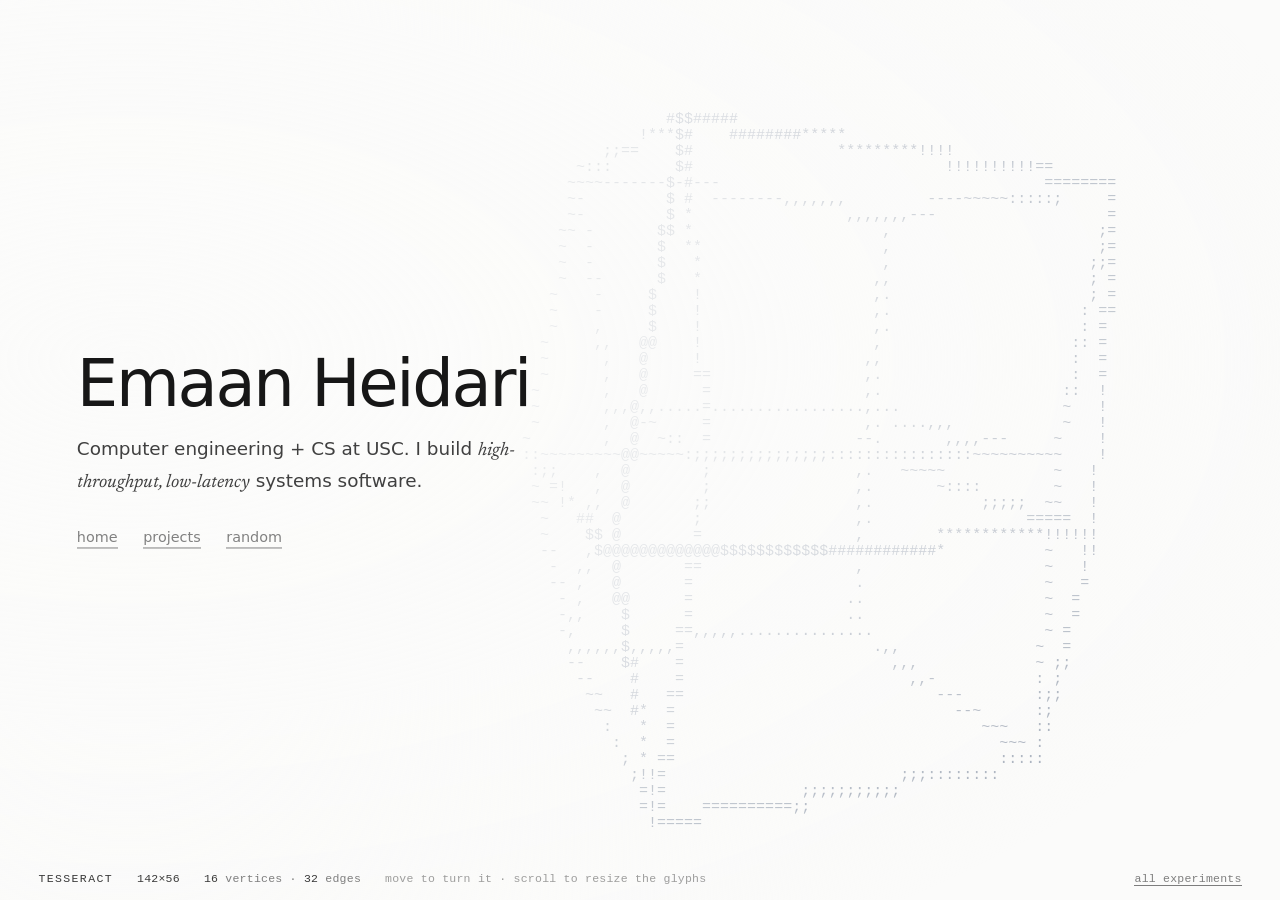
<file: experiments/tesseract.html>
<!doctype html>
<html lang="en">
<head>
<meta charset="utf-8" />
<meta name="viewport" content="width=device-width, initial-scale=1" />
<title>Tesseract — experiment</title>
<link rel="stylesheet" href="./lab.css" />
<style>
  body { background: #fbfbfa; }
  :root { --bg-strength: 0.9; }

  #art {
    position: fixed;
    inset: 0;
    margin: 0;
    z-index: 0;
    font-family: var(--font-mono);
    color: #9aa3b2;
    white-space: pre;
    overflow: hidden;
    user-select: none;
    opacity: var(--bg-strength, 1);
  }
</style>
</head>
<body>
<pre id="art" aria-hidden="true"></pre>

<div class="veil"></div>

<main class="overlay">
  <h1>Emaan Heidari</h1>
  <p class="tagline">
    Computer engineering + CS at USC. I build <em>high-throughput,
    low-latency</em> systems software.
  </p>
  <nav>
    <a href="/">home</a>
    <a href="/projects.html">projects</a>
    <a href="/random.html">random</a>
  </nav>
</main>

<div class="hud">
  <span class="hud-name">tesseract</span>
  <span><b id="hud-grid">—</b></span>
  <span><b>16</b> vertices · <b>32</b> edges</span>
  <span class="hud-hint">move to turn it · scroll to resize the glyphs</span>
  <a class="hud-back" href="./">all experiments</a>
</div>

<script>
(() => {
  'use strict';

  /* A tesseract: the 4-cube, wireframed in text.

     Sixteen vertices at every (±1,±1,±1,±1), and an edge wherever two of
     them differ in exactly one coordinate — 32 of them. It is rotated in
     4-space, where rotation happens in a plane rather than about an axis,
     so there are six independent planes to turn in and no such thing as an
     axis of rotation.

     Then two perspective divides, not one: 4D to 3D through w, 3D to 2D
     through z. That first divide is what produces the familiar cube-inside-
     a-cube — there is no small inner cube in the object, it is just the far
     cell in w being shrunk by perspective, which is why the two trade
     places as it turns.

     Depth drives the glyph ramp, so what you read as brightness is mostly
     the fourth dimension. */

  const RAMP = '.,-~:;=!*#$@';
  const D4 = 2.6;              // viewer distance in w
  const D3 = 4.2;              // viewer distance in z

  const art = document.getElementById('art');
  const hudGrid = document.getElementById('hud-grid');
  const reduced = window.matchMedia('(prefers-reduced-motion: reduce)').matches;

  const Q = new URLSearchParams(location.search);
  const num = (k, d, lo, hi) =>
    Math.max(lo, Math.min(hi, parseFloat(Q.get(k)) || d));

  let fontSize = num('fs', 15, 5, 60);
  const FILL = num('fill', 0.88, 0.1, 1);
  const OFFSET = num('offset', 0.62, 0.1, 0.9);  // horizontal centre, 0..1

  // Vertices: bit b of the index is the sign of coordinate b. Scaled to unit
  // norm, which is what makes the fit below exact — a rotation can swing the
  // whole of a vertex's length onto one axis, so bounding each coordinate
  // means bounding the norm, not the untransformed coordinate.
  const R = 0.5;
  const V = [];
  for (let i = 0; i < 16; i++) {
    V.push([
      (i & 1) ? R : -R,
      (i & 2) ? R : -R,
      (i & 4) ? R : -R,
      (i & 8) ? R : -R,
    ]);
  }

  // An edge wherever exactly one coordinate flips.
  const E = [];
  for (let i = 0; i < 16; i++) {
    for (let b = 0; b < 4; b++) {
      if (!(i & (1 << b))) E.push([i, i | (1 << b)]);
    }
  }

  let cols = 0, rows = 0, cellW = 0, cellH = 0;
  let buf, zbuf, rowChars;
  let cx = 0, cy = 0, K1 = 0, aspect = 2;

  // One angle per rotation plane we actually use.
  let aXW = 0.4, aYZ = 0.2, aXY = 0;
  let leanYW = 0, leanXZ = 0, wantYW = 0, wantXZ = 0;

  let depth = new Float64Array(0);

  const ux = new Float64Array(16);
  const uy = new Float64Array(16);
  const px = new Float64Array(16);
  const py = new Float64Array(16);
  const pd = new Float64Array(16);

  const meter = document.createElement('canvas').getContext('2d');

  function layout() {
    const family = getComputedStyle(art).fontFamily;
    meter.font = fontSize + 'px ' + family;
    cellW = meter.measureText('M').width || fontSize * 0.6;
    cellH = Math.round(fontSize * 1.08);
    art.style.fontSize = fontSize + 'px';
    art.style.lineHeight = cellH + 'px';

    cols = Math.max(20, Math.floor(window.innerWidth / cellW));
    rows = Math.max(10, Math.floor(window.innerHeight / cellH));

    buf = new Uint8Array(cols * rows);
    zbuf = new Float32Array(cols * rows);
    rowChars = new Array(rows);

    // Parked right of centre: the copy lives in the left third, and a single
    // object dead-centre competes with it in a way a full-bleed field doesn't.
    cx = cols * OFFSET;
    cy = rows / 2;
    aspect = cellH / cellW;

    // Seed only. A worst-case bound (one whole unit-norm vertex on one axis,
    // at closest w and z) is far larger than any orientation actually
    // reaches, so sizing to it leaves the shape tiny; the real scale is
    // fitted to the projected extent each frame below.
    const k4 = D4 / (D4 - 1);
    const k3 = D3 / (D3 - k4);
    K1 = Math.min((cols * FILL) / (2 * k4 * k3),
                  (rows * aspect * FILL) / (2 * k4 * k3));

    hudGrid.textContent = cols + '×' + rows;
  }

  // Rotation in 4-space happens in a plane: two coordinates turn, two hold.
  function spin(p, ang, i, j) {
    const c = Math.cos(ang), s = Math.sin(ang);
    const a = p[i], b = p[j];
    p[i] = a * c - b * s;
    p[j] = a * s + b * c;
  }

  function plot(x, y, d) {
    const xi = Math.round(x), yi = Math.round(y);
    if (xi < 0 || xi >= cols || yi < 0 || yi >= rows) return;
    const o = xi + cols * yi;
    if (d <= zbuf[o]) return;
    zbuf[o] = d;
    buf[o] = 1;                      // marked; the glyph is chosen at the end
    depth[o] = d;
  }

  function render() {
    if (depth.length !== cols * rows) depth = new Float64Array(cols * rows);
    buf.fill(0);
    zbuf.fill(0);

    let dmin = Infinity, dmax = -Infinity;
    let maxX = 0, maxY = 0;

    for (let i = 0; i < 16; i++) {
      const p = V[i].slice();

      spin(p, aXY, 0, 1);
      spin(p, aXW, 0, 3);
      spin(p, aYZ, 1, 2);
      spin(p, leanYW, 1, 3);
      spin(p, leanXZ, 0, 2);

      const k4 = D4 / (D4 - p[3]);
      const x3 = p[0] * k4, y3 = p[1] * k4, z3 = p[2] * k4;

      const k3 = D3 / (D3 - z3);
      const d = k4 * k3;             // bigger is nearer

      ux[i] = x3 * k3;
      uy[i] = y3 * k3;
      pd[i] = d;

      const ax = Math.abs(ux[i]), ay = Math.abs(uy[i]);
      if (ax > maxX) maxX = ax;
      if (ay > maxY) maxY = ay;
      if (d < dmin) dmin = d;
      if (d > dmax) dmax = d;
    }

    // Fit to what this orientation actually projects to, eased so the shape
    // breathes instead of snapping as the extent changes.
    if (maxX > 1e-6 && maxY > 1e-6) {
      // Sitting off-centre, the usable half-width is whichever side is
      // shorter — fitting to half the full width would run it off the edge.
      const halfW = cols * Math.min(OFFSET, 1 - OFFSET);
      const target = Math.min((halfW * FILL) / maxX,
                              ((rows / 2) * aspect * FILL) / maxY);
      // Give way quickly when the shape grows, return slowly when it
      // shrinks: a lagging scale on the way out is what clips an edge.
      K1 += (target - K1) * (target < K1 ? 0.3 : 0.03);
    }

    for (let i = 0; i < 16; i++) {
      px[i] = cx + K1 * ux[i];
      py[i] = cy + (K1 / aspect) * uy[i];
    }

    for (let e = 0; e < E.length; e++) {
      const a = E[e][0], b = E[e][1];
      const x0 = px[a], y0 = py[a], x1 = px[b], y1 = py[b];
      const dx = x1 - x0, dy = (y1 - y0) * aspect;
      // Step half a cell so the line lands solid rather than dotted.
      const n = Math.max(2, Math.ceil(Math.hypot(dx, dy) * 2));
      for (let s = 0; s <= n; s++) {
        const t = s / n;
        plot(x0 + (x1 - x0) * t, y0 + (y1 - y0) * t, pd[a] + (pd[b] - pd[a]) * t);
      }
    }

    // Corners sit on top of whatever edge passes through them.
    for (let i = 0; i < 16; i++) plot(px[i], py[i], pd[i] + 1e-3);

    const range = dmax - dmin || 1;
    for (let y = 0; y < rows; y++) {
      const base = y * cols;
      for (let x = 0; x < cols; x++) {
        const o = base + x;
        if (!buf[o]) { buf[o] = 32; continue; }
        let k = Math.floor(((depth[o] - dmin) / range) * 11.999);
        if (k < 0) k = 0; else if (k > 11) k = 11;
        buf[o] = RAMP.charCodeAt(k);
      }
      rowChars[y] = String.fromCharCode.apply(
        null, buf.subarray(base, base + cols));
    }
    art.textContent = rowChars.join('\n');
  }

  /* --------------------------------------------------------------- input */

  window.addEventListener('pointermove', (e) => {
    wantXZ = (e.clientY / window.innerHeight - 0.5) * 1.8;
    wantYW = (e.clientX / window.innerWidth - 0.5) * 1.8;
  }, { passive: true });

  window.addEventListener('wheel', (e) => {
    e.preventDefault();
    const next = Math.max(5, Math.min(60, fontSize * (1 - e.deltaY * 0.0014)));
    if (Math.round(next) === Math.round(fontSize)) return;
    fontSize = next;
    layout();
  }, { passive: false });

  let resizeTimer = 0;
  window.addEventListener('resize', () => {
    clearTimeout(resizeTimer);
    resizeTimer = setTimeout(layout, 150);
  });

  layout();

  /* --------------------------------------------------------------- frame */

  let prev = performance.now();

  function frame(now) {
    const dt = Math.min(100, now - prev) / 16.667;
    prev = now;

    if (!reduced) {
      aXW += 0.0115 * dt;
      aYZ += 0.0072 * dt;
      aXY += 0.0036 * dt;
    }
    leanYW += (wantYW - leanYW) * 0.06;
    leanXZ += (wantXZ - leanXZ) * 0.06;

    render();
    requestAnimationFrame(frame);
  }

  requestAnimationFrame(frame);
})();
</script>
</body>
</html>
</file>
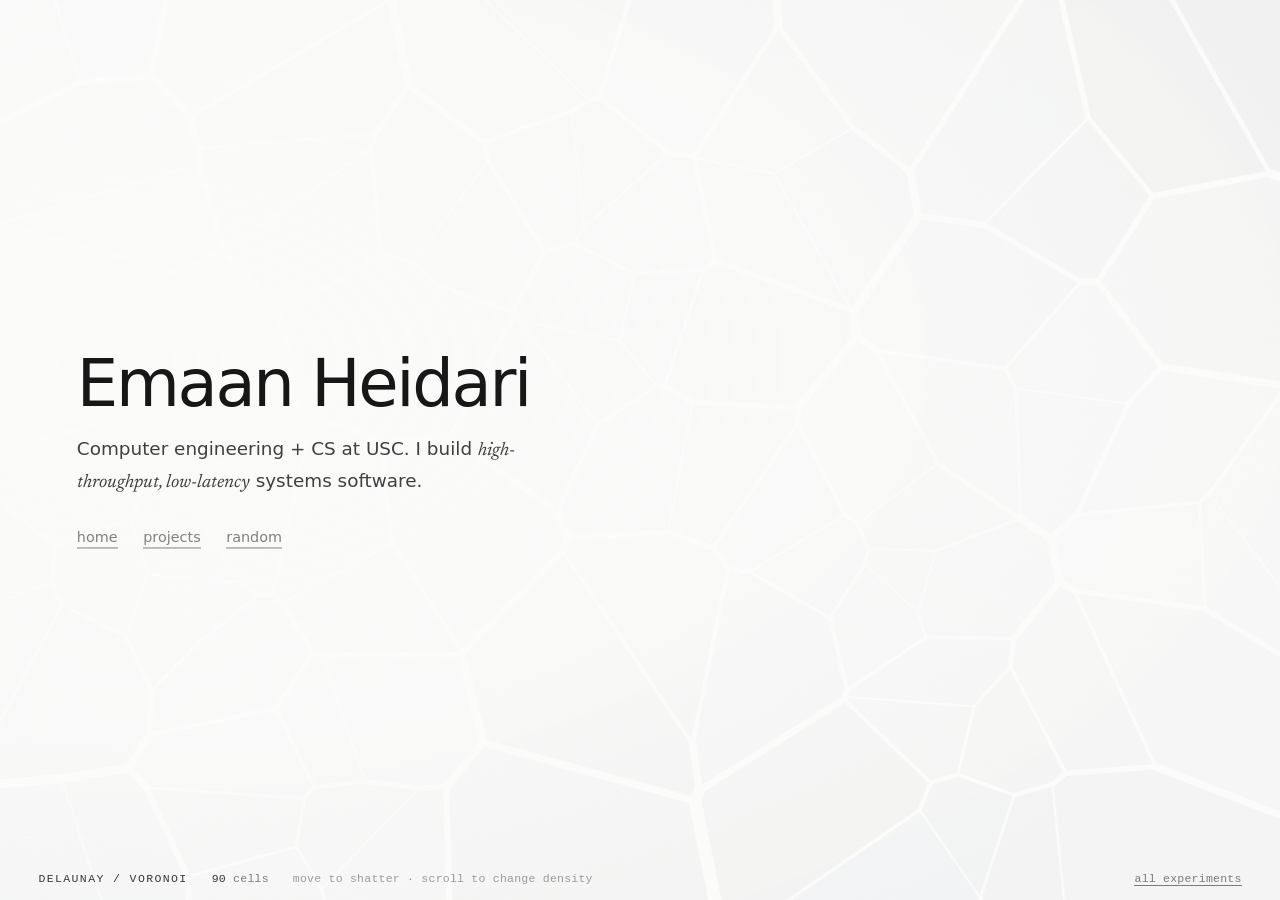
<file: experiments/voronoi.html>
<!doctype html>
<html lang="en">
<head>
<meta charset="utf-8" />
<meta name="viewport" content="width=device-width, initial-scale=1" />
<title>Voronoi — experiment</title>
<link rel="stylesheet" href="./lab.css" />
<style>
  /* The canvas is translucent, so the page colour shows through it and has
     to match the paper the cells are drawn on. */
  body { background: #fbfbfa; }
  :root { --bg-strength: 0.55; }
</style>
</head>
<body>
<canvas id="c" aria-hidden="true"></canvas>

<div class="veil"></div>

<main class="overlay">
  <h1>Emaan Heidari</h1>
  <p class="tagline">
    Computer engineering + CS at USC. I build <em>high-throughput,
    low-latency</em> systems software.
  </p>
  <nav>
    <a href="/">home</a>
    <a href="/projects.html">projects</a>
    <a href="/random.html">random</a>
  </nav>
</main>

<div class="hud">
  <span class="hud-name">delaunay / voronoi</span>
  <span><b id="hud-count">—</b> cells</span>
  <span class="hud-hint">move to shatter · scroll to change density</span>
  <a class="hud-back" href="./">all experiments</a>
</div>

<script>
(() => {
  'use strict';

  const canvas = document.getElementById('c');
  const ctx = canvas.getContext('2d', { alpha: false });
  const hudCount = document.getElementById('hud-count');
  const reduced = window.matchMedia('(prefers-reduced-motion: reduce)').matches;

  let W = 0, H = 0, dpr = 1;

  /* ---------------------------------------------------------------- noise
     Classic 2D gradient (Perlin) noise. Small, deterministic, no deps. */

  const perm = new Uint8Array(512);
  (() => {
    const p = new Uint8Array(256);
    for (let i = 0; i < 256; i++) p[i] = i;
    let seed = 1337;
    const rnd = () => (seed = (seed * 1664525 + 1013904223) >>> 0) / 4294967296;
    for (let i = 255; i > 0; i--) {
      const j = (rnd() * (i + 1)) | 0;
      const t = p[i]; p[i] = p[j]; p[j] = t;
    }
    for (let i = 0; i < 512; i++) perm[i] = p[i & 255];
  })();

  const fade = (t) => t * t * t * (t * (t * 6 - 15) + 10);

  function grad(hash, x, y) {
    switch (hash & 3) {
      case 0: return  x + y;
      case 1: return -x + y;
      case 2: return  x - y;
      default: return -x - y;
    }
  }

  function noise2(x, y) {
    const X = Math.floor(x) & 255, Y = Math.floor(y) & 255;
    const xf = x - Math.floor(x), yf = y - Math.floor(y);
    const u = fade(xf), v = fade(yf);
    const aa = perm[perm[X] + Y],       ab = perm[perm[X] + Y + 1];
    const ba = perm[perm[X + 1] + Y],   bb = perm[perm[X + 1] + Y + 1];
    const x1 = grad(aa, xf, yf)     + u * (grad(ba, xf - 1, yf)     - grad(aa, xf, yf));
    const x2 = grad(ab, xf, yf - 1) + u * (grad(bb, xf - 1, yf - 1) - grad(ab, xf, yf - 1));
    return x1 + v * (x2 - x1); // roughly -1..1
  }

  /* ------------------------------------------------------- delaunay (B-W)
     Bowyer–Watson incremental triangulation. Rebuilt every frame; at ~150
     points that is a couple of milliseconds. */

  function circum(ax, ay, bx, by, cx, cy) {
    const d = 2 * (ax * (by - cy) + bx * (cy - ay) + cx * (ay - by));
    if (Math.abs(d) < 1e-9) return null;
    const a2 = ax * ax + ay * ay, b2 = bx * bx + by * by, c2 = cx * cx + cy * cy;
    const ux = (a2 * (by - cy) + b2 * (cy - ay) + c2 * (ay - by)) / d;
    const uy = (a2 * (cx - bx) + b2 * (ax - cx) + c2 * (bx - ax)) / d;
    const dx = ux - ax, dy = uy - ay;
    return { x: ux, y: uy, r2: dx * dx + dy * dy };
  }

  function triangulate(px, py, n) {
    // Super-triangle large enough to swallow every point.
    let minX = Infinity, minY = Infinity, maxX = -Infinity, maxY = -Infinity;
    for (let i = 0; i < n; i++) {
      if (px[i] < minX) minX = px[i];
      if (px[i] > maxX) maxX = px[i];
      if (py[i] < minY) minY = py[i];
      if (py[i] > maxY) maxY = py[i];
    }
    const dx = maxX - minX, dy = maxY - minY;
    const dmax = Math.max(dx, dy) * 10 + 10;
    const mx = (minX + maxX) / 2, my = (minY + maxY) / 2;

    const sx = [mx - dmax, mx, mx + dmax];
    const sy = [my - dmax, my + dmax, my - dmax];
    const X = (i) => (i < n ? px[i] : sx[i - n]);
    const Y = (i) => (i < n ? py[i] : sy[i - n]);

    let tris = [];
    {
      const cc = circum(X(n), Y(n), X(n + 1), Y(n + 1), X(n + 2), Y(n + 2));
      tris.push({ a: n, b: n + 1, c: n + 2, cc });
    }

    const bad = [];
    const edges = [];

    for (let i = 0; i < n; i++) {
      const x = px[i], y = py[i];
      bad.length = 0;
      edges.length = 0;

      for (let t = tris.length - 1; t >= 0; t--) {
        const tri = tris[t];
        const cc = tri.cc;
        if (!cc) { tris.splice(t, 1); continue; }
        const ex = x - cc.x, ey = y - cc.y;
        if (ex * ex + ey * ey < cc.r2) {
          edges.push(tri.a, tri.b, tri.b, tri.c, tri.c, tri.a);
          tris.splice(t, 1);
        }
      }

      // Keep only edges that appear once: the cavity boundary.
      for (let e = 0; e < edges.length; e += 2) {
        const a = edges[e], b = edges[e + 1];
        let shared = false;
        for (let f = 0; f < edges.length; f += 2) {
          if (f === e) continue;
          const c = edges[f], d = edges[f + 1];
          if ((a === c && b === d) || (a === d && b === c)) { shared = true; break; }
        }
        if (!shared) {
          const cc = circum(X(a), Y(a), X(b), Y(b), x, y);
          if (cc) tris.push({ a, b, c: i, cc });
        }
      }
    }

    // Drop anything still touching the super-triangle.
    const out = [];
    for (let t = 0; t < tris.length; t++) {
      const tri = tris[t];
      if (tri.a < n && tri.b < n && tri.c < n) out.push(tri);
    }
    return out;
  }

  /* ---------------------------------------------------------------- sites */

  const RING = 40;          // off-screen guard points, so visible cells close
  let target = 90;          // interior cells, driven by scroll
  const sites = [];         // {hx,hy, x,y, seed}

  function spawn() {
    sites.push({
      hx: Math.random(), hy: Math.random(),   // home, in 0..1 space
      x: 0, y: 0,
      seed: Math.random() * 1000,
    });
  }

  function syncCount() {
    while (sites.length < target) spawn();
    while (sites.length > target) sites.pop();
    hudCount.textContent = sites.length;
  }

  /* ---------------------------------------------------------------- input */

  const mouse = { x: -9999, y: -9999, active: false };

  window.addEventListener('pointermove', (e) => {
    mouse.x = e.clientX;
    mouse.y = e.clientY;
    mouse.active = true;
  }, { passive: true });

  window.addEventListener('pointerleave', () => { mouse.active = false; });

  window.addEventListener('wheel', (e) => {
    e.preventDefault();
    target = Math.max(18, Math.min(420, Math.round(target * (1 - e.deltaY * 0.0016))));
    syncCount();
  }, { passive: false });

  /* --------------------------------------------------------------- resize */

  function resize() {
    dpr = Math.min(window.devicePixelRatio || 1, 2);
    W = window.innerWidth;
    H = window.innerHeight;
    canvas.width = Math.round(W * dpr);
    canvas.height = Math.round(H * dpr);
    canvas.style.width = W + 'px';
    canvas.style.height = H + 'px';
    ctx.setTransform(dpr, 0, 0, dpr, 0, 0);
  }

  window.addEventListener('resize', resize);
  resize();
  syncCount();

  /* --------------------------------------------------------------- render */

  const NOISE_SCALE = 1.9;   // feature size of the drift field
  const DRIFT = 46;          // px of wander
  const PUSH_R = 240;        // mouse repulsion radius
  const PUSH = 58;           // mouse repulsion strength

  const px = new Float64Array(600);
  const py = new Float64Array(600);

  let t0 = performance.now();

  function frame(now) {
    const t = reduced ? 0 : (now - t0) * 0.00008;
    const n = sites.length;

    // Sites drift on a noise flow field, then get shoved by the cursor.
    for (let i = 0; i < n; i++) {
      const s = sites[i];
      const nx = noise2(s.hx * NOISE_SCALE + t, s.hy * NOISE_SCALE + s.seed);
      const ny = noise2(s.hy * NOISE_SCALE + s.seed, s.hx * NOISE_SCALE + t);

      let x = s.hx * W + nx * DRIFT;
      let y = s.hy * H + ny * DRIFT;

      if (mouse.active) {
        const ddx = x - mouse.x, ddy = y - mouse.y;
        const dist = Math.hypot(ddx, ddy);
        if (dist < PUSH_R && dist > 0.001) {
          const f = (1 - dist / PUSH_R);
          const amt = PUSH * f * f;
          x += (ddx / dist) * amt;
          y += (ddy / dist) * amt;
        }
      }

      s.x = x; s.y = y;
      px[i] = x; py[i] = y;
    }

    // Guard ring well outside the viewport keeps every visible cell bounded.
    const pad = Math.max(W, H) * 0.55;
    for (let i = 0; i < RING; i++) {
      const a = (i / RING) * Math.PI * 2;
      px[n + i] = W / 2 + Math.cos(a) * (W / 2 + pad);
      py[n + i] = H / 2 + Math.sin(a) * (H / 2 + pad);
    }

    const total = n + RING;
    const tris = triangulate(px, py, total);

    // Voronoi is the dual: each site's cell is the hull of the circumcentres
    // of the triangles that touch it, taken in angular order.
    const cells = new Array(total);
    for (let i = 0; i < total; i++) cells[i] = null;
    for (let i = 0; i < tris.length; i++) {
      const tr = tris[i];
      const cc = tr.cc;
      // Guard-ring vertices have no drawn cell, so they are skipped here.
      if (tr.a < n) (cells[tr.a] || (cells[tr.a] = [])).push(cc);
      if (tr.b < n) (cells[tr.b] || (cells[tr.b] = [])).push(cc);
      if (tr.c < n) (cells[tr.c] || (cells[tr.c] = [])).push(cc);
    }

    ctx.fillStyle = '#fbfbfa';
    ctx.fillRect(0, 0, W, H);

    ctx.lineJoin = 'round';

    for (let i = 0; i < n; i++) {
      const pts = cells[i];
      if (!pts || pts.length < 3) continue;
      const s = sites[i];

      pts.sort((p, q) =>
        Math.atan2(p.y - s.y, p.x - s.x) - Math.atan2(q.y - s.y, q.x - s.x));

      // Shatter: cells near the cursor pull back from their own edges.
      let shrink = 0.965;
      let heat = 0;
      if (mouse.active) {
        const d = Math.hypot(s.x - mouse.x, s.y - mouse.y);
        if (d < PUSH_R) {
          heat = 1 - d / PUSH_R;
          shrink -= heat * heat * 0.22;
        }
      }

      const tone = noise2(s.hx * 2.6 + t * 2, s.hy * 2.6 - t); // -1..1
      const lift = 0.5 + tone * 0.5;

      // Graphite base; the cursor's neighbourhood darkens and picks up
      // the only saturation on the page.
      const l = 96 - lift * 6 - heat * 13;
      const hue = 210 - heat * 24;
      const sat = 3 + heat * 20;
      ctx.fillStyle = 'hsl(' + hue + ' ' + sat + '% ' + l + '%)';

      ctx.beginPath();
      for (let k = 0; k < pts.length; k++) {
        const x = s.x + (pts[k].x - s.x) * shrink;
        const y = s.y + (pts[k].y - s.y) * shrink;
        if (k === 0) ctx.moveTo(x, y); else ctx.lineTo(x, y);
      }
      ctx.closePath();
      ctx.fill();

      ctx.strokeStyle = 'rgba(255,255,255,' + (0.45 + heat * 0.4) + ')';
      ctx.lineWidth = 0.7 + heat * 0.7;
      ctx.stroke();
    }

    requestAnimationFrame(frame);
  }

  requestAnimationFrame(frame);
})();
</script>
</body>
</html>
</file>
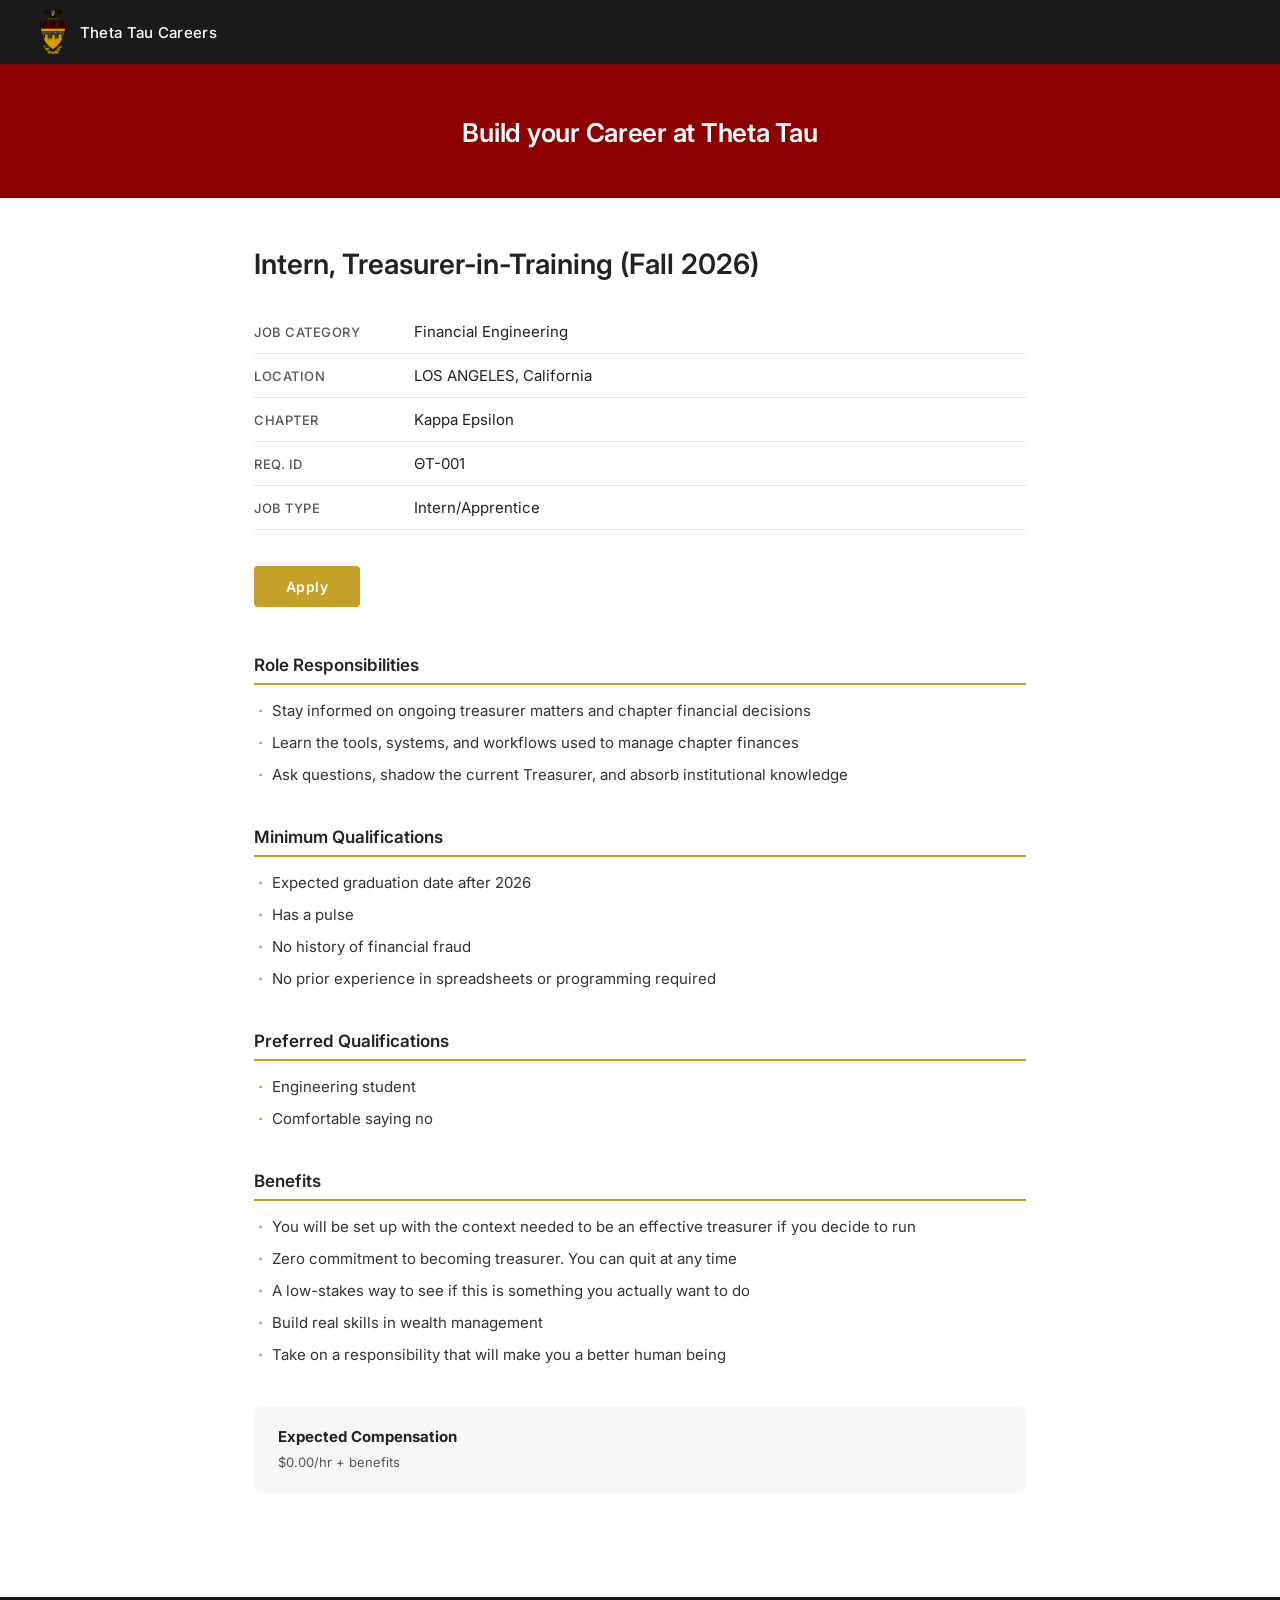
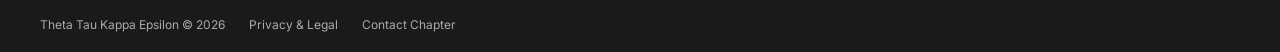
<file: theta_tau/job.html>
<!DOCTYPE html>
<html lang="en-us">
<head>
    <meta charset="utf-8" />
    <meta name="viewport" content="width=device-width, initial-scale=1" />
    <title>Intern, Treasurer-in-Training (Fall 2026) | Theta Tau Careers</title>
    <link rel="preconnect" href="https://fonts.googleapis.com" />
    <link rel="preconnect" href="https://fonts.gstatic.com" crossorigin />
    <link href="https://fonts.googleapis.com/css2?family=Inter:wght@400;500;600&display=swap" rel="stylesheet" />
    <style>
        *, *::before, *::after { box-sizing: border-box; margin: 0; padding: 0; }

        body {
            font-family: 'Inter', sans-serif;
            font-size: 15px;
            color: #222;
            background: #fff;
            display: flex;
            flex-direction: column;
            min-height: 100vh;
        }

        /* ── Header ── */
        header {
            background: #1a1a1a;
            padding: 0 40px;
            height: 64px;
            display: flex;
            align-items: center;
            gap: 14px;
        }
        header img {
            height: 44px;
            width: auto;
        }
        header span {
            color: #fff;
            font-size: 15px;
            font-weight: 500;
            letter-spacing: 0.02em;
        }

        /* ── Hero banner ── */
        .hero {
            background: #8B0000;
            color: #fff;
            text-align: center;
            padding: 52px 20px 48px;
        }
        .hero h1 {
            font-size: 26px;
            font-weight: 600;
            letter-spacing: -0.01em;
            line-height: 1.3;
        }

        /* ── Main content ── */
        main {
            flex: 1;
            width: 100%;
            max-width: 820px;
            margin: 0 auto;
            padding: 48px 24px 64px;
        }

        /* metadata table */
        .meta-table {
            width: 100%;
            border-collapse: collapse;
            margin-bottom: 36px;
        }
        .meta-table tr {
            border-bottom: 1px solid #e8e8e8;
        }
        .meta-table th {
            text-align: left;
            font-weight: 500;
            color: #555;
            padding: 12px 0;
            width: 160px;
            font-size: 13px;
            text-transform: uppercase;
            letter-spacing: 0.04em;
        }
        .meta-table td {
            padding: 12px 0;
            color: #222;
        }

        /* apply button */
        .actions {
            margin-bottom: 48px;
        }
        .btn-apply {
            display: inline-block;
            background: #c5a028;
            color: #fff;
            font-family: inherit;
            font-size: 14px;
            font-weight: 600;
            padding: 12px 32px;
            border: none;
            border-radius: 4px;
            cursor: pointer;
            letter-spacing: 0.03em;
            text-decoration: none;
        }
        .btn-apply:hover { background: #b08e20; }

        /* sections */
        section {
            margin-bottom: 40px;
        }
        section h2 {
            font-size: 17px;
            font-weight: 600;
            margin-bottom: 14px;
            padding-bottom: 8px;
            border-bottom: 2px solid #c5a028;
        }
        section p {
            line-height: 1.7;
            color: #333;
            margin-bottom: 12px;
        }
        section ul {
            list-style: none;
            padding: 0;
        }
        section ul li {
            position: relative;
            padding-left: 18px;
            margin-bottom: 8px;
            line-height: 1.6;
            color: #333;
        }
        section ul li::before {
            content: "·";
            position: absolute;
            left: 4px;
            font-weight: 700;
            color: #c5a028;
        }

        /* compensation */
        .compensation {
            background: #f7f7f7;
            border-radius: 6px;
            padding: 20px 24px;
            margin-bottom: 40px;
        }
        .compensation p {
            font-size: 13px;
            color: #555;
            line-height: 1.6;
            margin-top: 6px;
        }
        .compensation strong {
            font-size: 15px;
            color: #222;
        }

        /* ── Footer ── */
        footer {
            background: #1a1a1a;
            color: #aaa;
            font-size: 12px;
            padding: 20px 40px;
            display: flex;
            gap: 24px;
        }
        footer a {
            color: #aaa;
            text-decoration: none;
        }
        footer a:hover { color: #fff; }
    </style>
</head>
<body>

<header>
    <img src="../imgs/ThetaTau.png" alt="Theta Tau" />
    <span>Theta Tau Careers</span>
</header>

<div class="hero">
    <h1>Build your Career at Theta Tau</h1>
</div>

<main>

    <h1 style="font-size: 28px; font-weight: 600; margin-bottom: 28px; line-height: 1.3;">Intern, Treasurer-in-Training (Fall 2026)</h1>

    <table class="meta-table">
        <tbody>
            <tr>
                <th>Job Category</th>
                <td>Financial Engineering</td>
            </tr>
            <tr>
                <th>Location</th>
                <td>LOS ANGELES, California</td>
            </tr>
            <tr>
                <th>Chapter</th>
                <td>Kappa Epsilon</td>
            </tr>
            <tr>
                <th>Req. ID</th>
                <td>ΘΤ-001</td>
            </tr>
            <tr>
                <th>Job Type</th>
                <td>Intern/Apprentice</td>
            </tr>
        </tbody>
    </table>

    <div class="actions">
        <a href="https://docs.google.com/forms/d/e/1FAIpQLSf7d3A_6z39QDAg8dC5f2luRI_G-6aK8MovOQ0lp5wcQPt63g/viewform?usp=sharing&ouid=101226751652042922503" class="btn-apply">Apply</a>
    </div>


    <section>
        <h2>Role Responsibilities</h2>
        <ul>
            <li>Stay informed on ongoing treasurer matters and chapter financial decisions</li>
            <li>Learn the tools, systems, and workflows used to manage chapter finances</li>

            <li>Ask questions, shadow the current Treasurer, and absorb institutional knowledge</li>
        </ul>
    </section>

    <section>
        <h2>Minimum Qualifications</h2>
        <ul>
            <li>Expected graduation date after 2026</li>
            <li>Has a pulse</li>

            <li>No history of financial fraud</li>
            <li>No prior experience in spreadsheets or programming required</li>
        </ul>
    </section>

    <section>
        <h2>Preferred Qualifications</h2>
        <ul>
            <li>Engineering student</li>
            <li>Comfortable saying no</li>
        </ul>
    </section>

    <section>
        <h2>Benefits</h2>
        <ul>
            <li>You will be set up with the context needed to be an effective treasurer if you decide to run</li>
            <li>Zero commitment to becoming treasurer. You can quit at any time</li>
            <li>A low-stakes way to see if this is something you actually want to do</li>
            <li>Build real skills in wealth management</li>
            <li>Take on a responsibility that will make you a better human being</li>
        </ul>
    </section>

    <div class="compensation">
        <strong>Expected Compensation</strong>
        <p>$0.00/hr + benefits</p>
    </div>

</main>

<footer>
    <span>Theta Tau Kappa Epsilon &copy; 2026</span>
    <a href="#">Privacy &amp; Legal</a>
    <a href="#">Contact Chapter</a>
</footer>

</body>
</html>
</file>
<file: style.css>
/* =========================================================================
   Design tokens
   ========================================================================= */

@font-face {
  font-family: Newsreader;
  font-style: italic;
  font-weight: 400;
  font-display: swap;
  src: url(./assets/fonts/newsreader-latin-400-italic.woff2) format("woff2"),
       url(./assets/fonts/newsreader-all-400-italic.woff) format("woff");
  unicode-range: U+0000-00FF, U+0131, U+0152-0153, U+02BB-02BC, U+02C6, U+02DA,
    U+02DC, U+2000-206F, U+2074, U+20AC, U+2122, U+2191, U+2193, U+2212, U+2215,
    U+FEFF, U+FFFD;
}
@font-face {
  font-family: Newsreader;
  font-style: italic;
  font-weight: 400;
  font-display: swap;
  src: url(./assets/fonts/newsreader-latin-ext-400-italic.woff2) format("woff2"),
       url(./assets/fonts/newsreader-all-400-italic.woff) format("woff");
  unicode-range: U+0100-024F, U+0259, U+1E00-1EFF, U+2020, U+20A0-20AB,
    U+20AD-20CF, U+2113, U+2C60-2C7F, U+A720-A7FF;
}
@font-face {
  font-family: Newsreader;
  font-style: italic;
  font-weight: 400;
  font-display: swap;
  src: url(./assets/fonts/newsreader-vietnamese-400-italic.woff2) format("woff2"),
       url(./assets/fonts/newsreader-all-400-italic.woff) format("woff");
  unicode-range: U+0102-0103, U+0110-0111, U+0128-0129, U+0168-0169, U+01A0-01A1,
    U+01AF-01B0, U+1EA0-1EF9, U+20AB;
}

:root {
  /* Type families */
  --font-sans: ui-sans-serif, system-ui, -apple-system, BlinkMacSystemFont,
    "Segoe UI", Roboto, "Helvetica Neue", Arial, "Noto Sans", sans-serif,
    "Apple Color Emoji", "Segoe UI Emoji", "Segoe UI Symbol", "Noto Color Emoji";
  --font-serif: Newsreader, ui-serif, Georgia, Cambria, "Times New Roman", Times,
    serif;
  --font-mono: ui-monospace, SFMono-Regular, Menlo, Monaco, Consolas,
    "Liberation Mono", "Courier New", monospace;

  /* Neutral scale */
  --c-black: #000;
  --c-ink: #404040; /* body copy */
  --c-secondary: #737373; /* dates, labels, stats */
  --c-muted: #a3a3a3; /* de-emphasised words, markers, arrows */
  --c-rule: #d4d4d4; /* dotted leader rules */
  --c-line: #e5e5e5; /* borders, selection, pill hover */
  --c-hairline: #e5e7eb; /* image hairline border */
  --c-surface: #f5f5f5; /* pills, hover fills */

  /* Containers */
  --container-md: 768px;
  --container-lg: 1152px;
  --gutter: 1rem;
}

@media (min-width: 640px) {
  :root {
    --gutter: 1.5rem;
  }
}

/* =========================================================================
   Reset
   ========================================================================= */

*,
*::before,
*::after {
  box-sizing: border-box;
  border: 0 solid var(--c-hairline);
}

html {
  line-height: 1.5;
  -webkit-text-size-adjust: 100%;
  tab-size: 4;
  font-family: var(--font-sans);
}

@media (prefers-reduced-motion: no-preference) {
  html {
    scroll-behavior: smooth;
  }
}

/* Cross-document page transitions: a fast crossfade between pages. Pure CSS,
   progressively enhanced. Browsers without view transitions (e.g. Firefox)
   fall back to an instant navigation. */
@view-transition {
  navigation: auto;
}

::view-transition-old(root),
::view-transition-new(root) {
  animation-duration: 120ms;
}

@media (prefers-reduced-motion: reduce) {
  ::view-transition-old(root),
  ::view-transition-new(root) {
    animation: none;
  }
}

body {
  margin: 0;
  line-height: inherit;
  color: var(--c-ink);
  padding: 3rem 0;
}

@media (min-width: 640px) {
  body {
    padding: 6rem 0;
  }
}

@media (min-width: 768px) {
  body {
    padding: 8rem 0;
  }
}

h1,
h2,
h3,
h4,
h5,
h6 {
  font-size: inherit;
  font-weight: inherit;
}

blockquote,
dl,
dd,
h1,
h2,
h3,
h4,
h5,
h6,
hr,
figure,
p,
pre {
  margin: 0;
}

ol,
ul,
menu {
  list-style: none;
  margin: 0;
  padding: 0;
}

a {
  color: inherit;
  text-decoration: inherit;
}

b,
strong {
  font-weight: bolder;
}

small {
  font-size: 80%;
}

sub,
sup {
  font-size: 75%;
  line-height: 0;
  position: relative;
  vertical-align: baseline;
}
sub {
  bottom: -0.25em;
}
sup {
  top: -0.5em;
}

code,
kbd,
samp,
pre {
  font-family: var(--font-mono);
  font-size: 1em;
}

hr {
  height: 0;
  color: inherit;
  border-top-width: 1px;
  border-color: var(--c-line);
}

img,
svg,
video,
canvas,
audio,
iframe,
embed,
object {
  display: block;
  vertical-align: middle;
}

img,
video {
  max-width: 100%;
  height: auto;
}

::selection {
  background-color: var(--c-line);
}

/* =========================================================================
   Containers
   ========================================================================= */

.layout-md {
  margin-left: auto;
  margin-right: auto;
  max-width: var(--container-md);
  padding-left: var(--gutter);
  padding-right: var(--gutter);
}

/* The wide measure, used by project entries so the screenshot column fits. */
.layout-lg {
  margin-left: auto;
  margin-right: auto;
  max-width: var(--container-lg);
  padding-left: var(--gutter);
  padding-right: var(--gutter);
}

/* A page section inside the narrow column. */
.section {
  padding-top: 3rem;
  padding-bottom: 3rem;
}

/* =========================================================================
   Links
   ========================================================================= */

/* One colour transition, shared by every element with a hover state. */
.link,
.site-nav a,
.project-pair,
.post {
  transition-property: color, background-color, border-color, text-decoration-color,
    fill, stroke;
  transition-timing-function: cubic-bezier(0.4, 0, 0.2, 1);
  transition-duration: 0.15s;
}

.link {
  text-decoration-line: underline;
  text-decoration-color: var(--c-muted);
  text-underline-offset: 3px;
}

.link:hover {
  color: var(--c-black);
  text-decoration-color: var(--c-black);
}

/* =========================================================================
   Header + nav
   ========================================================================= */

.site-header {
  display: flex;
  align-items: flex-start;
  justify-content: space-between;
}

.site-title {
  margin-bottom: 1.5rem;
  font-size: 1.5rem;
  line-height: 2rem;
  font-weight: 700;
  color: var(--c-black);
}

.page-title {
  font-weight: 300;
}

.page-title .dash {
  color: var(--c-muted);
}

.site-nav {
  display: flex;
  align-items: flex-start;
  justify-content: flex-end;
  padding-top: 0.125rem;
  padding-bottom: 0.125rem;
  font-size: 1.125rem;
  line-height: 1.75rem;
  color: var(--c-secondary);
}

.site-nav > * + * {
  margin-left: 1.5rem;
}

.site-nav a:hover,
.site-nav a[aria-current="page"] {
  color: var(--c-black);
}

@media (max-width: 580px) {
  .page-title {
    display: block;
    font-size: 1.25rem;
    line-height: 1.75rem;
  }
  .page-title .dash {
    display: none;
  }
}

@media (max-width: 420px) {
  .site-nav {
    flex-direction: column;
    align-items: flex-end;
  }
  .site-nav > * + * {
    margin-left: 0;
  }
}

/* =========================================================================
   Headings + prose
   ========================================================================= */

.heading2 {
  margin-bottom: 1.5rem;
  font-size: 1.25rem;
  line-height: 1.75rem;
  font-weight: 600;
  color: var(--c-black);
}

.prose {
  font-size: 1.125rem;
  line-height: 1.75rem;
}

.prose + .prose {
  margin-top: 1rem;
}

/* Serif italic, used for bylines and blurbs. Plain <em> stays sans italic. */
.serif {
  font-family: var(--font-serif);
  font-style: italic;
}

/* Serif italic accent set slightly larger than the sans text it sits in. */
.accent {
  font-family: var(--font-serif);
  font-style: italic;
  font-size: 110%;
  line-height: 100%;
}

/* =========================================================================
   Home: body stack
   ========================================================================= */

.stack > * + * {
  margin-top: 3.5rem;
}

.copy > * + * {
  margin-top: 1.25rem;
}

/* =========================================================================
   Two-column rows (home lists)
   ========================================================================= */

.project-pair {
  margin-left: -0.75rem;
  margin-right: -0.75rem;
  display: grid;
  row-gap: 0.25rem;
  padding: 0.5rem 0.75rem;
}

.project-pair:hover {
  background-color: var(--c-surface);
}

@media (min-width: 640px) {
  .project-pair {
    grid-template-columns: 1fr 2fr;
  }
}

.project-pair-name {
  color: var(--c-black);
  font-weight: 500;
  /* Offset declared here rather than in the hover rule so the underline
     lands in the same place the moment it appears. */
  text-underline-offset: 3px;
}

/* The whole row is the link, so the name only takes an underline once the
   row is hovered or the link is keyboard-focused. */
.project-pair:hover .project-pair-name,
.project-pair:focus-visible .project-pair-name {
  text-decoration-line: underline;
  text-decoration-color: var(--c-black);
}

.project-pair aside {
  margin-top: 0.125rem;
  font-size: 1rem;
  line-height: 1.5rem;
  color: var(--c-secondary);
}

/* =========================================================================
   Footer
   ========================================================================= */

.site-footer {
  margin-top: 5rem;
  font-size: 1.125rem;
  line-height: 1.75rem;
  display: flex;
  flex-direction: column;
}

.footer-row {
  display: flex;
  align-items: center;
}

.footer-row > * + * {
  margin-left: 1rem;
}

.footer-row span {
  color: var(--c-secondary);
}

.footer-row hr {
  margin-top: 0.125rem;
  width: 100%;
  border-style: dotted;
  border-color: var(--c-rule);
}


/* =========================================================================
   Colophon
   ========================================================================= */

.colophon {
  margin-top: 1.5rem;
  font-size: 1rem;
  line-height: 1.5rem;
  color: var(--c-muted);
}

/* =========================================================================
   Home: portrait + intro
   ========================================================================= */

/* Same 1fr/2fr split as the project rows, so the portrait column lines up
   with the names below it. */
.intro {
  display: grid;
  row-gap: 1.5rem;
  margin-bottom: 3.5rem;
}

@media (min-width: 640px) {
  .intro {
    grid-template-columns: 1fr 2fr;
    column-gap: 2rem;
  }
}

.portrait img {
  width: 100%;
  max-width: 240px;
  border-radius: 0.375rem;
}

/* =========================================================================
   Two-column rows (selected work, experience)
   ========================================================================= */

.pair-list {
  line-height: 1.375;
}

.pair-list > * + * {
  margin-top: 1rem;
}

/* Rows written by script live one level down, inside their container, so the
   sibling rule above never reaches them. Same rhythm, same value. */
.pair-items > * + * {
  margin-top: 1rem;
}

.pair-list-label {
  padding-bottom: 0.5rem;
}

/* =========================================================================
   Projects
   ========================================================================= */

.project {
  padding-top: 2.5rem;
  padding-bottom: 2.5rem;
}

.project-title {
  color: var(--c-black);
  font-size: 1.25rem;
  line-height: 1.75rem;
  font-weight: 600;
  margin-bottom: 0.5rem;
}

.pills {
  display: flex;
  flex-wrap: wrap;
  margin-bottom: 0.25rem;
}

.pill {
  display: flex;
  align-items: center;
  font-size: 0.875rem;
  line-height: 1.25rem;
  font-weight: 500;
  margin-right: 0.375rem;
  margin-bottom: 0.5rem;
  border-radius: 9999px;
  background-color: var(--c-surface);
  padding: 1px 0.375rem;
}

.project-tagline {
  font-size: 1.125rem;
  line-height: 1.75rem;
  font-weight: 300;
  margin-bottom: 0.75rem;
}

.project-grid {
  display: grid;
  grid-template-columns: repeat(3, minmax(0, 1fr));
  gap: 1rem;
}

@media (min-width: 768px) {
  .project-grid {
    gap: 2rem;
  }
}

@media (min-width: 1024px) {
  .project-grid {
    gap: 3rem;
  }
}

.project-main,
.project-aside {
  grid-column: span 3 / span 3;
}

@media (min-width: 768px) {
  .project-main {
    grid-column: span 2 / span 2;
  }
  .project-aside {
    grid-column: span 1 / span 1;
  }
}

.project-body p {
  margin-bottom: 1rem;
}

.project-body strong {
  font-weight: 600;
}

.project-body code {
  font-size: 95%;
}

/* Screenshot treatments. Pick one per image, or neither: rounded when the shot
   has no frame of its own, bordered when it's light to the edge. */
.shot-rounded {
  border-radius: 0.375rem;
}

/* Section heading with the tetrahedron easter egg pinned to its right. */
.builds-head {
  display: flex;
  align-items: center;
  /* Heading and tetrahedron travel together as one centred pair. */
  justify-content: center;
  gap: 1rem;
}

.builds-head .heading2 {
  margin-bottom: 0;
}

/* The tetrahedron easter egg, sized to the frame its canvas reports. */
.tetra {
  flex: 0 0 auto;
  width: 58px;
  height: 58px;
  border: 0;
}

/* =========================================================================
   Random: figure + quotes
   ========================================================================= */

.figure {
  margin: 2.5rem 0;
  text-align: center;
}

.figure img {
  max-width: min(350px, 100%);
  margin: 0 auto 0.25rem;
}

.figure figcaption {
  font-family: var(--font-serif);
  font-style: italic;
  color: var(--c-secondary);
}

.quote-list {
  line-height: 1.375;
}

.quote-list > * + * {
  margin-top: 1rem;
}

.quote-list li .who {
  display: block;
  margin-top: 0.125rem;
  color: var(--c-muted);
}

/* =========================================================================
   Writing
   ========================================================================= */

.post-list {
  display: grid;
  row-gap: 1rem;
}

.post {
  display: block;
  margin-left: -0.75rem;
  margin-right: -0.75rem;
  padding: 0.5rem 0.75rem;
}

.post:hover {
  background-color: var(--c-surface);
}

.post-head {
  display: flex;
  flex-direction: column;
  margin-bottom: 0.375rem;
}

.post-title {
  font-size: 1.125rem;
  line-height: 1.75rem;
  color: var(--c-black);
}

.post-date {
  margin-bottom: 0.125rem;
  color: var(--c-secondary);
}

.post-blurb {
  font-size: 1.125rem;
  line-height: 1.375;
  font-family: var(--font-serif);
  font-style: italic;
}

@media (min-width: 640px) {
  .post-head {
    flex-direction: row;
    align-items: flex-end;
  }
  .post-date {
    margin-left: auto;
  }
}

/* Placeholder rows, until the real thing exists. */
.is-placeholder {
  color: var(--c-muted);
}

.is-placeholder .post-title,
.is-placeholder .post-date {
  color: var(--c-muted);
}
</file>
<file: experiments/lab.css>
/* Shared chrome for the front-page background experiments.
   Deliberately thin: the point is to judge the background, so the overlay
   only borrows the type voice of the real site. */

@font-face {
  font-family: Newsreader;
  font-style: italic;
  font-weight: 400;
  font-display: swap;
  src: url(../assets/fonts/newsreader-latin-400-italic.woff2) format("woff2"),
       url(../assets/fonts/newsreader-all-400-italic.woff) format("woff");
}

:root {
  --font-sans: ui-sans-serif, system-ui, -apple-system, BlinkMacSystemFont,
    "Segoe UI", Roboto, "Helvetica Neue", Arial, sans-serif;
  --font-serif: Newsreader, ui-serif, Georgia, Cambria, "Times New Roman", serif;
  --font-mono: ui-monospace, SFMono-Regular, Menlo, Monaco, Consolas,
    "Liberation Mono", "Courier New", monospace;
}

* { box-sizing: border-box; }

html, body {
  margin: 0;
  padding: 0;
  height: 100%;
  overflow: hidden;
  font-family: var(--font-sans);
  background: #0a0a0a;
}

canvas {
  position: fixed;
  inset: 0;
  display: block;
  width: 100%;
  height: 100%;
  touch-action: none;
  /* How far forward the background sits. Each page sets its own; the
     palettes are already muted, this is the last few percent on top. */
  opacity: var(--bg-strength, 1);
}

/* Keeps the copy readable whatever the background is doing underneath. */
.veil {
  position: fixed;
  inset: 0;
  pointer-events: none;
  background: radial-gradient(
    130% 100% at 10% 40%,
    var(--veil-core, rgba(251, 251, 250, 0.97)) 0%,
    var(--veil-mid, rgba(251, 251, 250, 0.72)) 40%,
    transparent 76%
  );
}

.overlay {
  position: fixed;
  left: max(2.5rem, 6vw);
  top: 50%;
  transform: translateY(-50%);
  max-width: 34rem;
  pointer-events: none;
  color: var(--ink, #171717);
}

.overlay h1 {
  margin: 0 0 1.1rem;
  font-size: clamp(2.4rem, 6vw, 4.1rem);
  font-weight: 500;
  letter-spacing: -0.035em;
  line-height: 1;
}

.overlay .tagline {
  margin: 0 0 2rem;
  font-size: clamp(1rem, 1.5vw, 1.15rem);
  line-height: 1.6;
  color: var(--ink-soft, #404040);
  max-width: 28rem;
}

.overlay em {
  font-family: var(--font-serif);
  font-style: italic;
}

.overlay nav {
  display: flex;
  gap: 1.6rem;
  pointer-events: auto;
}

.overlay nav a {
  font-size: 0.9rem;
  color: var(--ink-soft, #404040);
  text-decoration: none;
  border-bottom: 1px solid currentColor;
  padding-bottom: 2px;
  opacity: 0.65;
  transition: opacity 140ms ease;
}

.overlay nav a:hover { opacity: 1; }

/* Instrument strip — experiment name, live readout, controls. */
.hud {
  position: fixed;
  left: 0;
  right: 0;
  bottom: 0;
  display: flex;
  flex-wrap: wrap;
  align-items: baseline;
  gap: 1.5rem;
  padding: 0.9rem max(1.25rem, 3vw);
  font-family: var(--font-mono);
  font-size: 0.72rem;
  letter-spacing: 0.02em;
  color: var(--hud, rgba(23, 23, 23, 0.55));
  pointer-events: none;
}

.hud .hud-name {
  text-transform: uppercase;
  letter-spacing: 0.12em;
  color: var(--hud-strong, rgba(23, 23, 23, 0.85));
}

.hud b {
  font-weight: 500;
  font-variant-numeric: tabular-nums;
  color: var(--hud-strong, rgba(23, 23, 23, 0.85));
}

.hud .hud-hint { opacity: 0.75; }

.hud .hud-back {
  margin-left: auto;
  pointer-events: auto;
  color: inherit;
  text-decoration: none;
  border-bottom: 1px solid currentColor;
}

@media (max-width: 720px) {
  .hud .hud-hint { display: none; }
  .overlay { left: 1.5rem; right: 1.5rem; }
}
</file>
